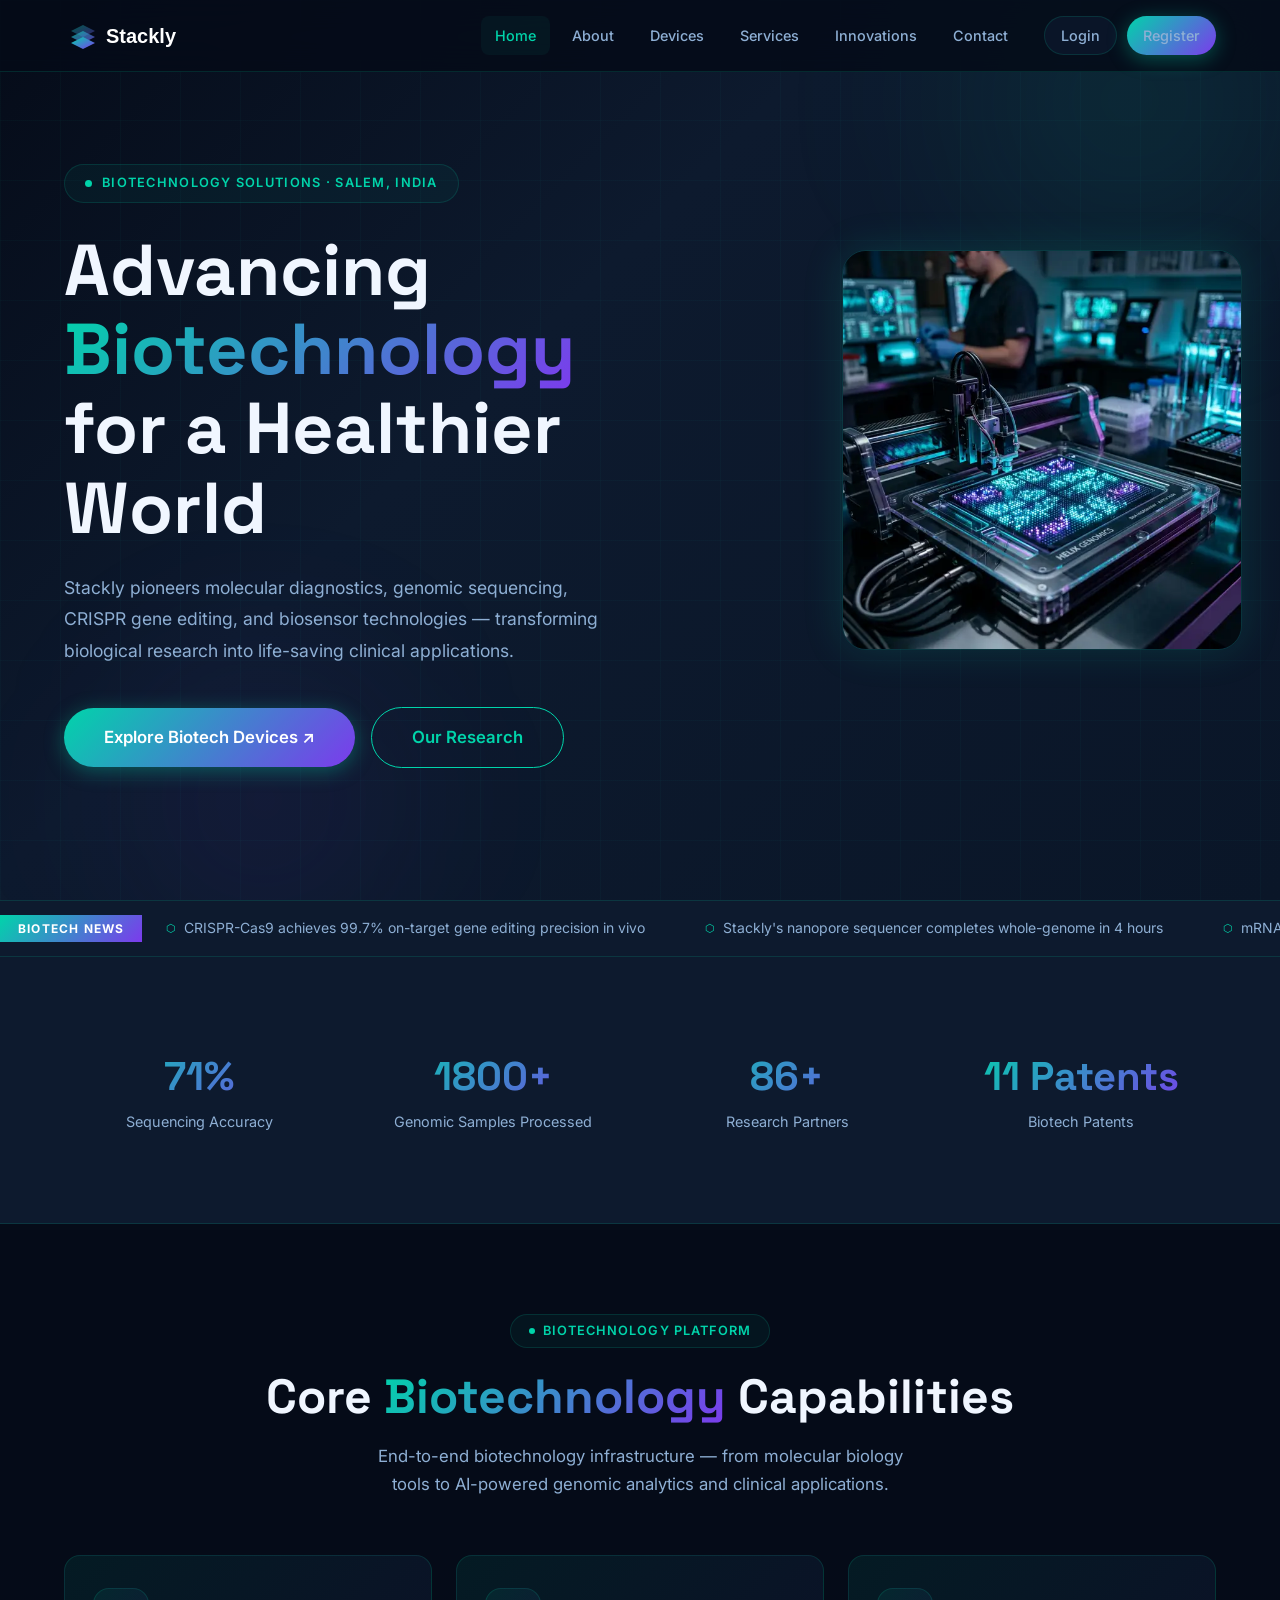
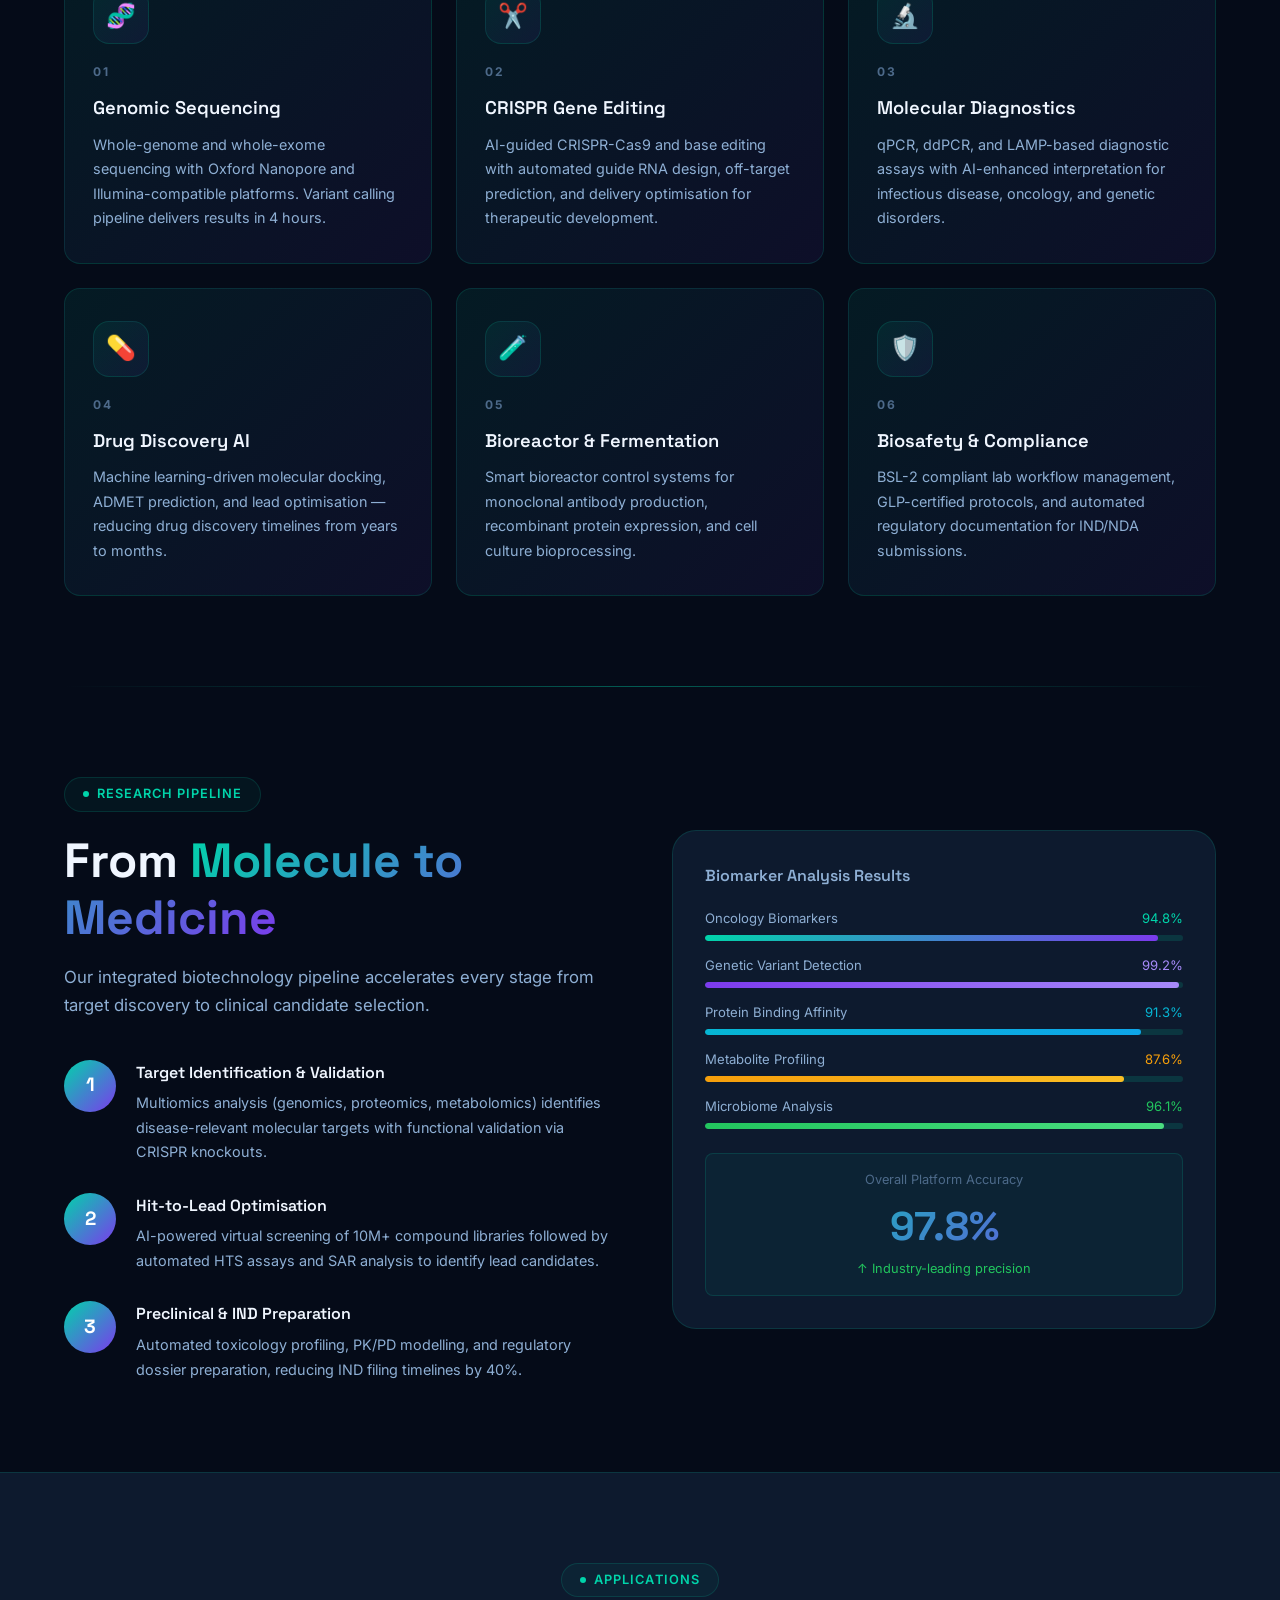
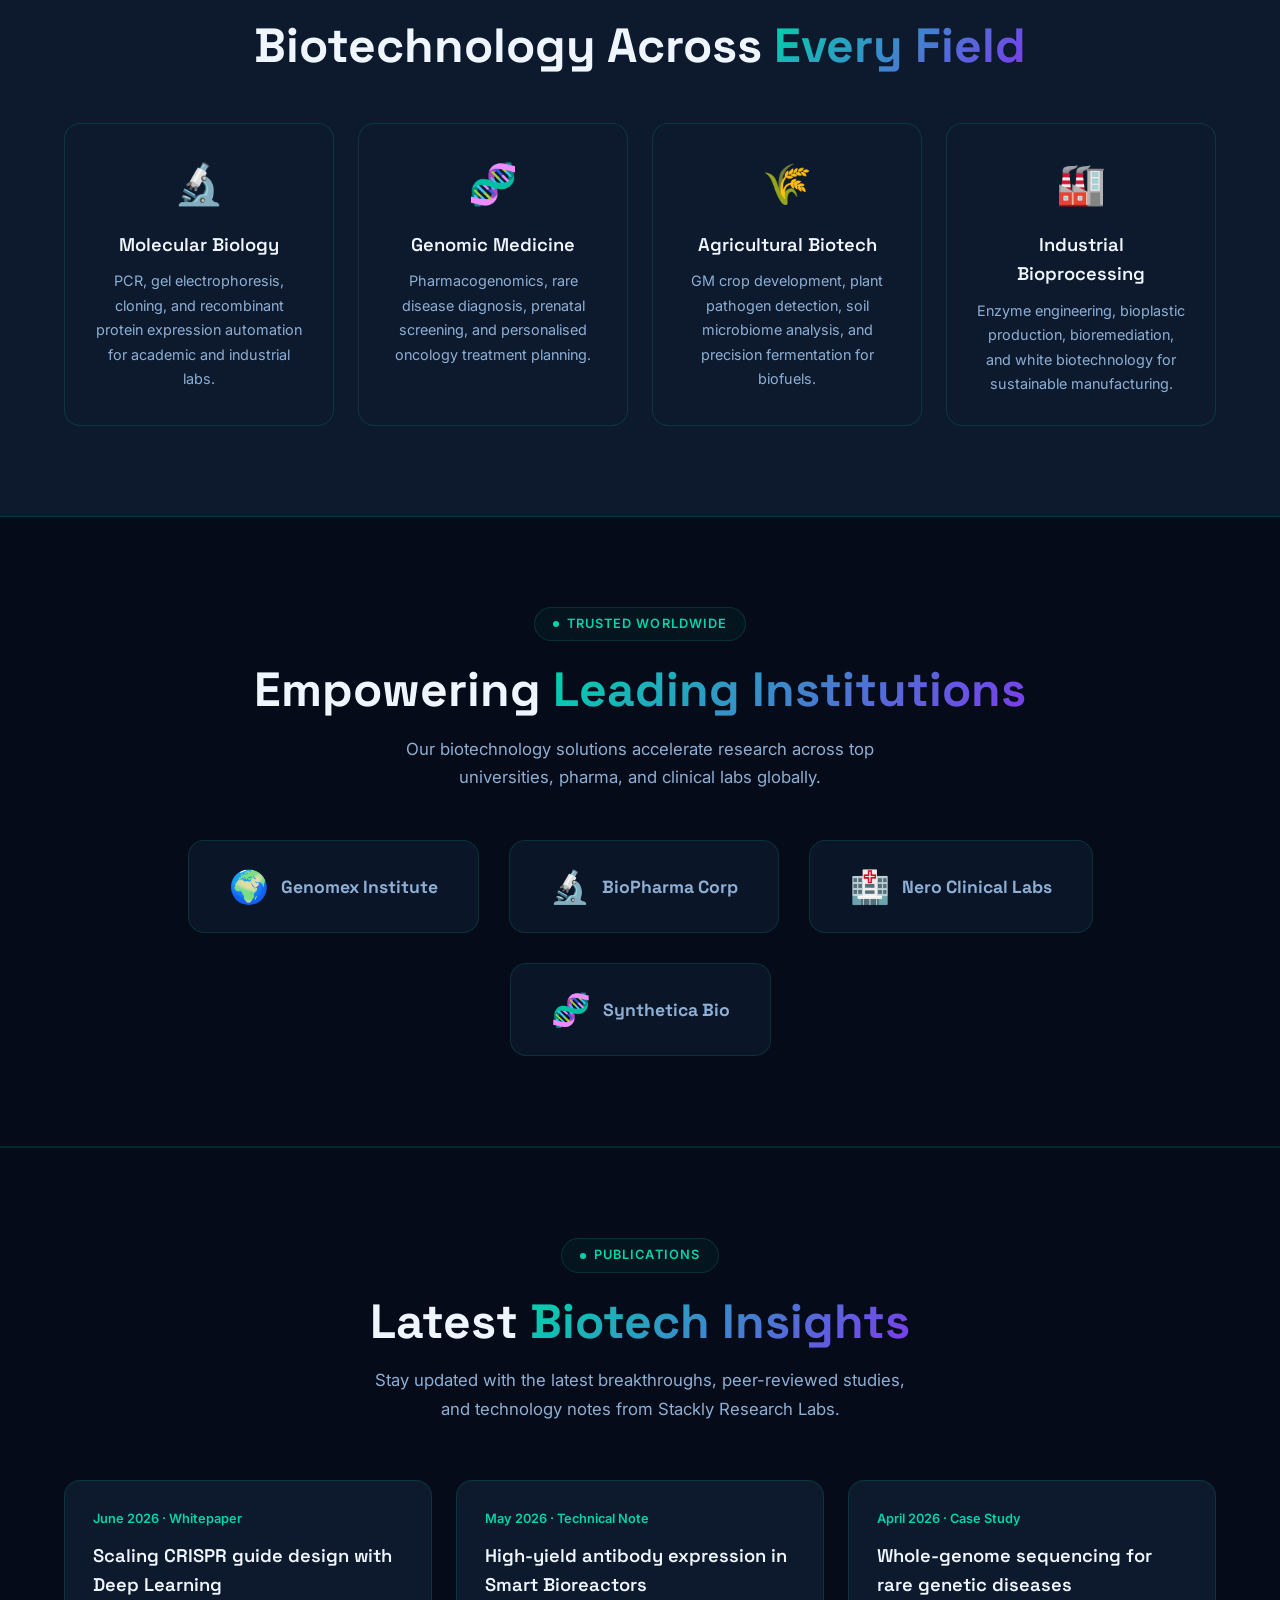
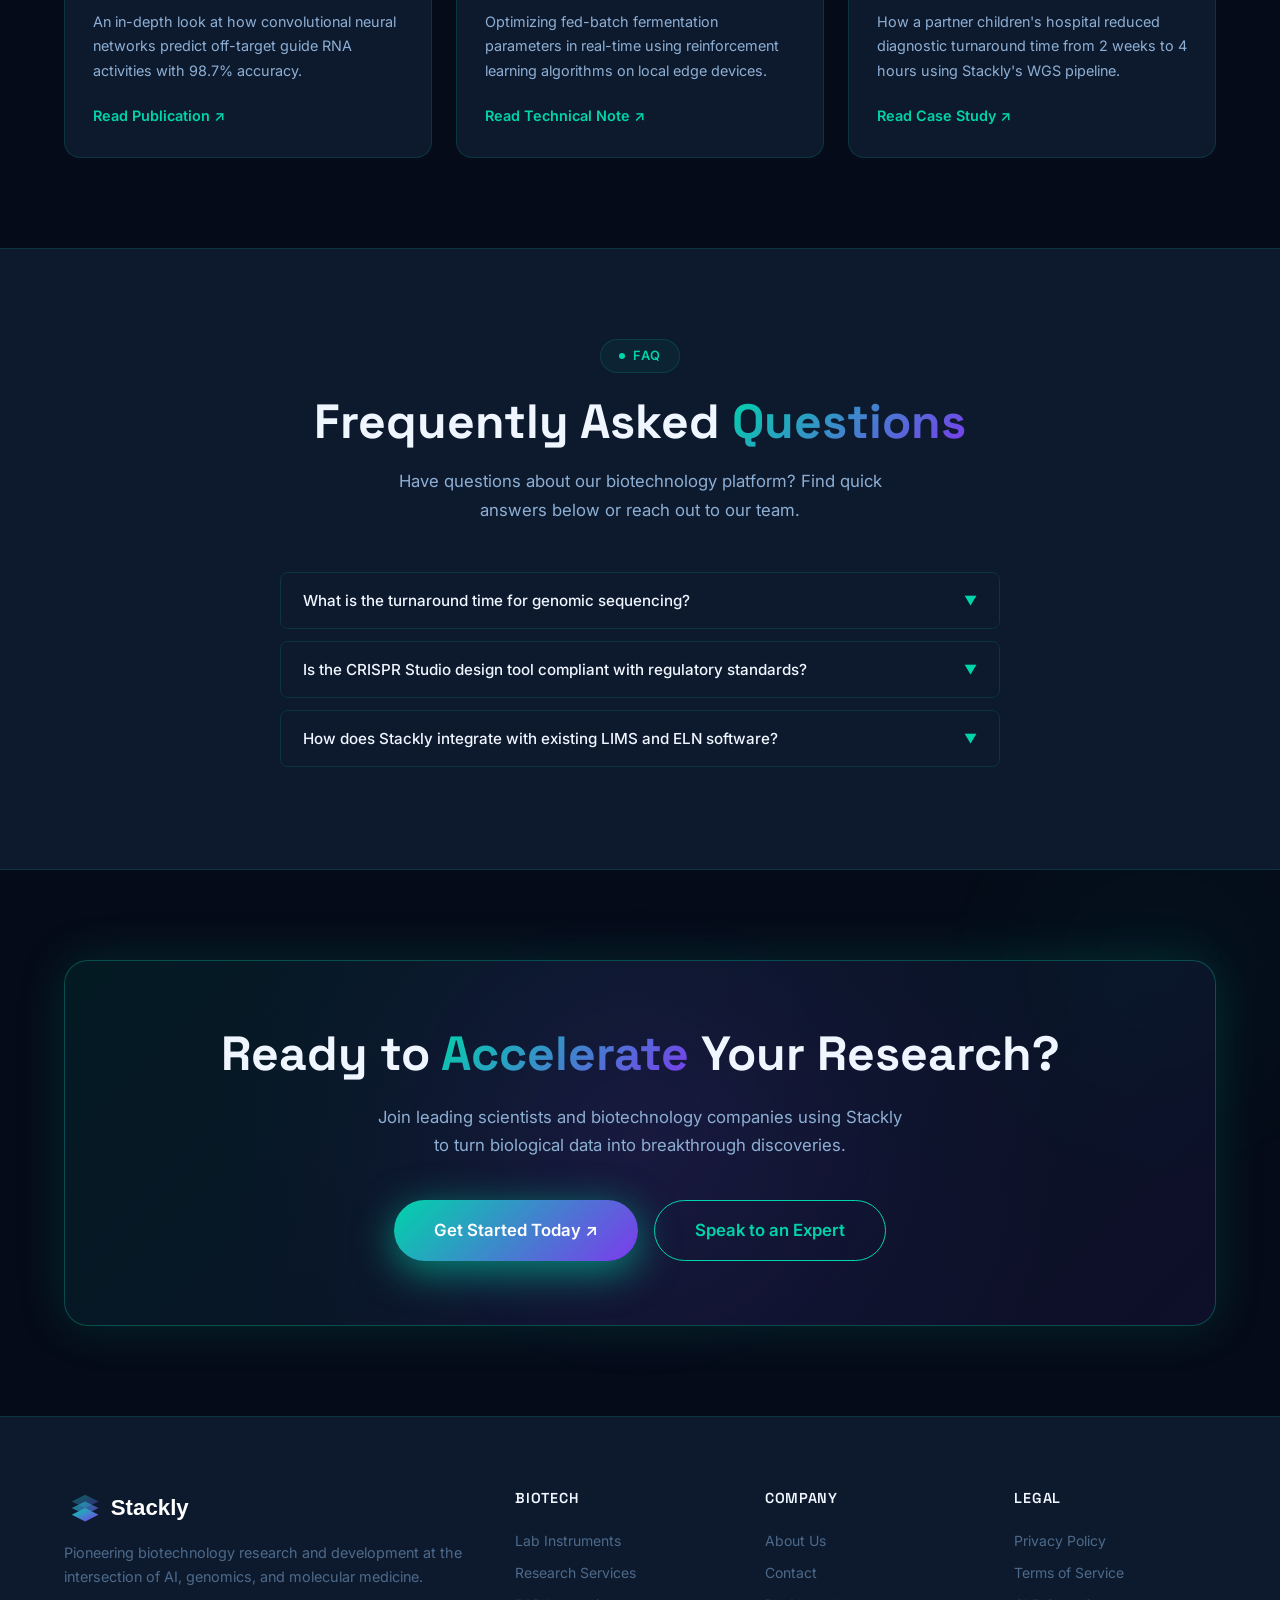
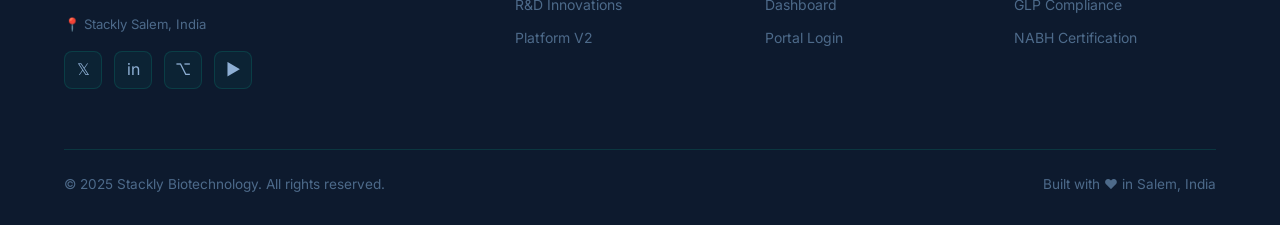
<file: index.html>
<!DOCTYPE html>
<html lang="en">
<head>
  <meta charset="UTF-8" />
  <meta name="viewport" content="width=device-width, initial-scale=1.0" />
  <title>Stackly — Biotechnology Innovation Platform</title>
  <meta name="description" content="Stackly delivers cutting-edge biotechnology solutions for molecular diagnostics, genomics, drug discovery, and clinical life sciences research." />
  <link rel="stylesheet" href="css/style.css" />
  <link rel="stylesheet" href="css/responsive.css" />
</head>
<body>

<!-- Preloader -->
<div id="preloader">
  <div class="preloader-inner">
    <img src="logo.svg" alt="Stackly Logo" class="preloader-logo" style="height:48px; width:auto; margin:0 auto;">
    <div class="preloader-bar"><div class="preloader-bar-fill"></div></div>
  </div>
</div>

<!-- Navbar -->
<nav class="navbar">
  <a href="index.html" class="navbar-brand">
    <img src="logo.svg" alt="Stackly Logo" style="height:36px; width:auto;">
  </a>
  <div class="navbar-links">
    <a href="index.html" class="active">Home</a>
    <a href="about.html">About</a>
    <a href="devices.html">Devices</a>
    <a href="services.html">Services</a>
    <a href="innovations.html">Innovations</a>
    <a href="contact.html">Contact</a>
    <!-- Access Dropdown -->
    <div style="display:flex; gap:10px; margin-left:14px;">
      <a href="login.html" class="btn btn-ghost btn-sm" style="padding:7px 16px; border-radius:var(--radius-pill);">Login</a>
      <a href="register.html" class="btn btn-primary btn-sm" style="padding:7px 16px; border-radius:var(--radius-pill);">Register</a>
    </div>
  </div>
  <button class="navbar-mobile-toggle" id="mobileToggle" aria-label="Toggle menu">
    <span></span><span></span><span></span>
  </button>
</nav>

<!-- Mobile Nav -->
<div class="navbar-mobile" id="mobileNav">
  <a href="index.html">Home</a>
  <a href="about.html">About</a>
  <a href="devices.html">Devices</a>
  <a href="services.html">Services</a>
  <a href="innovations.html">Innovations</a>
  <a href="contact.html">Contact</a>
  <div class="mobile-access-section" style="display:flex; flex-direction:column; gap:10px; padding:15px; border-top:1px solid rgba(255,255,255,0.05); margin-top:10px;">
    <a href="login.html" class="btn btn-outline" style="width:100%; justify-content:center;">Login</a>
    <a href="register.html" class="btn btn-primary" style="width:100%; justify-content:center;">Register</a>
  </div>
</div>

<!-- HERO -->
<section class="hero" id="home">
  <div class="hero-bg-grid"></div>
  <div class="hero-orb hero-orb-1"></div>
  <div class="hero-orb hero-orb-2"></div>

  <div class="hero-content">
    <div class="hero-label">
      <span class="dot"></span>
      Biotechnology Solutions · Salem, India
    </div>
    <h1 class="hero-title">
      Advancing <span class="gradient-text">Biotechnology</span><br>for a Healthier World
    </h1>
    <p class="hero-desc">
      Stackly pioneers molecular diagnostics, genomic sequencing, CRISPR gene editing, and biosensor technologies — transforming biological research into life-saving clinical applications.
    </p>
    <div class="hero-actions">
      <a href="devices.html" class="btn btn-primary btn-lg">Explore Biotech Devices ↗</a>
      <a href="about.html" class="btn btn-outline btn-lg">Our Research</a>
    </div>
  </div>

  <div class="hero-visual" style="border-radius:var(--radius-lg);overflow:hidden;box-shadow:var(--shadow-glow);border:1px solid var(--border);">
    <img src="home_hero.webp" alt="Biotech Lab Equipment" style="width:100%;height:auto;object-fit:cover;display:block;">
  </div>
</section>

<!-- TICKER -->
<div class="ticker-wrap">
  <div class="ticker-label">Biotech News</div>
  <div style="overflow:hidden;flex:1;">
    <div class="ticker-track">
      <span class="ticker-item">CRISPR-Cas9 achieves 99.7% on-target gene editing precision in vivo</span>
      <span class="ticker-item">Stackly's nanopore sequencer completes whole-genome in 4 hours</span>
      <span class="ticker-item">mRNA Lipid Nanoparticle delivery system achieves 95% transfection efficiency</span>
      <span class="ticker-item">Next-gen biosensor detects cancer biomarkers at femtomolar sensitivity</span>
      <span class="ticker-item">Synthetic biology platform engineers insulin-producing cells for T1 diabetes</span>
      <span class="ticker-item">Monoclonal antibody production yield improved 3× via AI fermentation control</span>
      <span class="ticker-item">CRISPR-Cas9 achieves 99.7% on-target gene editing precision in vivo</span>
      <span class="ticker-item">Stackly's nanopore sequencer completes whole-genome in 4 hours</span>
      <span class="ticker-item">mRNA Lipid Nanoparticle delivery system achieves 95% transfection efficiency</span>
      <span class="ticker-item">Next-gen biosensor detects cancer biomarkers at femtomolar sensitivity</span>
      <span class="ticker-item">Synthetic biology platform engineers insulin-producing cells for T1 diabetes</span>
      <span class="ticker-item">Monoclonal antibody production yield improved 3× via AI fermentation control</span>
    </div>
  </div>
</div>

<!-- STATS -->
<section class="section-sm" style="background:var(--bg-card);border-bottom:1px solid var(--border);">
  <div class="container">
    <div class="grid-4">
      <div class="stat-block reveal">
        <span class="stat-value" data-target="99" data-suffix="%">0%</span>
        <span class="stat-label">Sequencing Accuracy</span>
      </div>
      <div class="stat-block reveal reveal-delay-1">
        <span class="stat-value" data-target="2500" data-suffix="+">0+</span>
        <span class="stat-label">Genomic Samples Processed</span>
      </div>
      <div class="stat-block reveal reveal-delay-2">
        <span class="stat-value" data-target="120" data-suffix="+">0+</span>
        <span class="stat-label">Research Partners</span>
      </div>
      <div class="stat-block reveal reveal-delay-3">
        <span class="stat-value" data-target="15" data-suffix=" Patents">0</span>
        <span class="stat-label">Biotech Patents</span>
      </div>
    </div>
  </div>
</section>

<!-- FEATURES -->
<section class="section" id="features">
  <div class="container">
    <div class="text-center reveal">
      <div class="section-tag">Biotechnology Platform</div>
      <h2 class="section-title">Core <span>Biotechnology</span> Capabilities</h2>
      <p class="section-subtitle">End-to-end biotechnology infrastructure — from molecular biology tools to AI-powered genomic analytics and clinical applications.</p>
    </div>

    <div class="grid-3" style="margin-top:56px;">
      <div class="feature-card reveal">
        <div class="card-icon">🧬</div>
        <div class="feature-card-num">01</div>
        <h3 class="card-title">Genomic Sequencing</h3>
        <p class="card-text">Whole-genome and whole-exome sequencing with Oxford Nanopore and Illumina-compatible platforms. Variant calling pipeline delivers results in 4 hours.</p>
      </div>
      <div class="feature-card reveal reveal-delay-1">
        <div class="card-icon">✂️</div>
        <div class="feature-card-num">02</div>
        <h3 class="card-title">CRISPR Gene Editing</h3>
        <p class="card-text">AI-guided CRISPR-Cas9 and base editing with automated guide RNA design, off-target prediction, and delivery optimisation for therapeutic development.</p>
      </div>
      <div class="feature-card reveal reveal-delay-2">
        <div class="card-icon">🔬</div>
        <div class="feature-card-num">03</div>
        <h3 class="card-title">Molecular Diagnostics</h3>
        <p class="card-text">qPCR, ddPCR, and LAMP-based diagnostic assays with AI-enhanced interpretation for infectious disease, oncology, and genetic disorders.</p>
      </div>
      <div class="feature-card reveal reveal-delay-1">
        <div class="card-icon">💊</div>
        <div class="feature-card-num">04</div>
        <h3 class="card-title">Drug Discovery AI</h3>
        <p class="card-text">Machine learning-driven molecular docking, ADMET prediction, and lead optimisation — reducing drug discovery timelines from years to months.</p>
      </div>
      <div class="feature-card reveal reveal-delay-2">
        <div class="card-icon">🧪</div>
        <div class="feature-card-num">05</div>
        <h3 class="card-title">Bioreactor & Fermentation</h3>
        <p class="card-text">Smart bioreactor control systems for monoclonal antibody production, recombinant protein expression, and cell culture bioprocessing.</p>
      </div>
      <div class="feature-card reveal reveal-delay-3">
        <div class="card-icon">🛡️</div>
        <div class="feature-card-num">06</div>
        <h3 class="card-title">Biosafety & Compliance</h3>
        <p class="card-text">BSL-2 compliant lab workflow management, GLP-certified protocols, and automated regulatory documentation for IND/NDA submissions.</p>
      </div>
    </div>
  </div>
</section>

<div class="divider-gradient"></div>

<!-- HOW IT WORKS -->
<section class="section" id="how-it-works">
  <div class="container">
    <div class="grid-2" style="gap:64px;">
      <div class="reveal">
        <div class="section-tag">Research Pipeline</div>
        <h2 class="section-title">From <span>Molecule to Medicine</span></h2>
        <p class="section-subtitle">Our integrated biotechnology pipeline accelerates every stage from target discovery to clinical candidate selection.</p>

        <div style="margin-top:40px;display:flex;flex-direction:column;gap:28px;">
          <div style="display:flex;gap:20px;align-items:flex-start;">
            <div class="step-number">1</div>
            <div>
              <h4 style="font-family:var(--font-heading);font-size:1rem;font-weight:600;margin-bottom:6px;">Target Identification &amp; Validation</h4>
              <p style="font-size:0.9rem;color:var(--text-secondary);line-height:1.7;">Multiomics analysis (genomics, proteomics, metabolomics) identifies disease-relevant molecular targets with functional validation via CRISPR knockouts.</p>
            </div>
          </div>
          <div style="display:flex;gap:20px;align-items:flex-start;">
            <div class="step-number">2</div>
            <div>
              <h4 style="font-family:var(--font-heading);font-size:1rem;font-weight:600;margin-bottom:6px;">Hit-to-Lead Optimisation</h4>
              <p style="font-size:0.9rem;color:var(--text-secondary);line-height:1.7;">AI-powered virtual screening of 10M+ compound libraries followed by automated HTS assays and SAR analysis to identify lead candidates.</p>
            </div>
          </div>
          <div style="display:flex;gap:20px;align-items:flex-start;">
            <div class="step-number">3</div>
            <div>
              <h4 style="font-family:var(--font-heading);font-size:1rem;font-weight:600;margin-bottom:6px;">Preclinical &amp; IND Preparation</h4>
              <p style="font-size:0.9rem;color:var(--text-secondary);line-height:1.7;">Automated toxicology profiling, PK/PD modelling, and regulatory dossier preparation, reducing IND filing timelines by 40%.</p>
            </div>
          </div>
        </div>
      </div>

      <div class="reveal reveal-delay-2" style="background:var(--bg-card);border:1px solid var(--border);border-radius:var(--radius-lg);padding:32px;">
        <h4 style="font-family:var(--font-heading);font-size:1rem;font-weight:600;margin-bottom:20px;color:var(--text-secondary);">Biomarker Analysis Results</h4>
        <div style="display:flex;flex-direction:column;gap:14px;">
          <div>
            <div style="display:flex;justify-content:space-between;font-size:0.82rem;color:var(--text-secondary);margin-bottom:6px;"><span>Oncology Biomarkers</span><span style="color:var(--primary);">94.8%</span></div>
            <div style="height:6px;background:var(--border);border-radius:3px;overflow:hidden;"><div style="height:100%;width:94.8%;background:var(--gradient-primary);border-radius:3px;"></div></div>
          </div>
          <div>
            <div style="display:flex;justify-content:space-between;font-size:0.82rem;color:var(--text-secondary);margin-bottom:6px;"><span>Genetic Variant Detection</span><span style="color:var(--secondary-light);">99.2%</span></div>
            <div style="height:6px;background:var(--border);border-radius:3px;overflow:hidden;"><div style="height:100%;width:99.2%;background:linear-gradient(135deg,#7c3aed,#a78bfa);border-radius:3px;"></div></div>
          </div>
          <div>
            <div style="display:flex;justify-content:space-between;font-size:0.82rem;color:var(--text-secondary);margin-bottom:6px;"><span>Protein Binding Affinity</span><span style="color:var(--accent);">91.3%</span></div>
            <div style="height:6px;background:var(--border);border-radius:3px;overflow:hidden;"><div style="height:100%;width:91.3%;background:linear-gradient(135deg,#06b6d4,#0ea5e9);border-radius:3px;"></div></div>
          </div>
          <div>
            <div style="display:flex;justify-content:space-between;font-size:0.82rem;color:var(--text-secondary);margin-bottom:6px;"><span>Metabolite Profiling</span><span style="color:var(--accent2);">87.6%</span></div>
            <div style="height:6px;background:var(--border);border-radius:3px;overflow:hidden;"><div style="height:100%;width:87.6%;background:linear-gradient(135deg,#f59e0b,#fbbf24);border-radius:3px;"></div></div>
          </div>
          <div>
            <div style="display:flex;justify-content:space-between;font-size:0.82rem;color:var(--text-secondary);margin-bottom:6px;"><span>Microbiome Analysis</span><span style="color:#22c55e;">96.1%</span></div>
            <div style="height:6px;background:var(--border);border-radius:3px;overflow:hidden;"><div style="height:100%;width:96.1%;background:linear-gradient(135deg,#22c55e,#4ade80);border-radius:3px;"></div></div>
          </div>
        </div>
        <div style="margin-top:24px;padding:16px;background:var(--bg-glass2);border:1px solid var(--border);border-radius:var(--radius-sm);text-align:center;">
          <div style="font-size:0.8rem;color:var(--text-muted);margin-bottom:4px;">Overall Platform Accuracy</div>
          <div style="font-size:2.5rem;font-weight:800;font-family:var(--font-heading);background:var(--gradient-primary);-webkit-background-clip:text;-webkit-text-fill-color:transparent;background-clip:text;">97.8%</div>
          <div style="font-size:0.8rem;color:#22c55e;">↑ Industry-leading precision</div>
        </div>
      </div>
    </div>
  </div>
</section>

<!-- APPLICATION AREAS -->
<section class="section" style="background:var(--bg-card);border-top:1px solid var(--border);border-bottom:1px solid var(--border);">
  <div class="container">
    <div class="text-center reveal">
      <div class="section-tag">Applications</div>
      <h2 class="section-title">Biotechnology Across <span>Every Field</span></h2>
    </div>
    <div class="grid-4" style="margin-top:48px;">
      <div class="card reveal" style="text-align:center;">
        <div style="font-size:2.5rem;margin-bottom:14px;">🔬</div>
        <h3 class="card-title">Molecular Biology</h3>
        <p class="card-text">PCR, gel electrophoresis, cloning, and recombinant protein expression automation for academic and industrial labs.</p>
      </div>
      <div class="card reveal reveal-delay-1" style="text-align:center;">
        <div style="font-size:2.5rem;margin-bottom:14px;">🧬</div>
        <h3 class="card-title">Genomic Medicine</h3>
        <p class="card-text">Pharmacogenomics, rare disease diagnosis, prenatal screening, and personalised oncology treatment planning.</p>
      </div>
      <div class="card reveal reveal-delay-2" style="text-align:center;">
        <div style="font-size:2.5rem;margin-bottom:14px;">🌾</div>
        <h3 class="card-title">Agricultural Biotech</h3>
        <p class="card-text">GM crop development, plant pathogen detection, soil microbiome analysis, and precision fermentation for biofuels.</p>
      </div>
      <div class="card reveal reveal-delay-3" style="text-align:center;">
        <div style="font-size:2.5rem;margin-bottom:14px;">🏭</div>
        <h3 class="card-title">Industrial Bioprocessing</h3>
        <p class="card-text">Enzyme engineering, bioplastic production, bioremediation, and white biotechnology for sustainable manufacturing.</p>
      </div>
    </div>
  </div>
</section>

<!-- GLOBAL PARTNERS -->
<section class="section" style="background:var(--bg-dark); border-bottom:1px solid var(--border);">
  <div class="container text-center reveal">
    <div class="section-tag">Trusted Worldwide</div>
    <h2 class="section-title">Empowering <span>Leading Institutions</span></h2>
    <p class="section-subtitle">Our biotechnology solutions accelerate research across top universities, pharma, and clinical labs globally.</p>
    
    <div style="display:flex; flex-wrap:wrap; gap:30px; justify-content:center; margin-top:48px;">
      <div style="background:var(--bg-glass); border:1px solid var(--border); padding:20px 40px; border-radius:var(--radius); display:flex; align-items:center; gap:12px; transition:var(--transition);" onmouseover="this.style.transform='translateY(-5px)'; this.style.borderColor='var(--primary)'" onmouseout="this.style.transform='translateY(0)'; this.style.borderColor='var(--border)'">
        <span style="font-size:2rem;">🌍</span>
        <span style="font-family:var(--font-heading); font-weight:700; font-size:1.1rem; color:var(--text-secondary);">Genomex Institute</span>
      </div>
      <div style="background:var(--bg-glass); border:1px solid var(--border); padding:20px 40px; border-radius:var(--radius); display:flex; align-items:center; gap:12px; transition:var(--transition);" onmouseover="this.style.transform='translateY(-5px)'; this.style.borderColor='var(--primary)'" onmouseout="this.style.transform='translateY(0)'; this.style.borderColor='var(--border)'">
        <span style="font-size:2rem;">🔬</span>
        <span style="font-family:var(--font-heading); font-weight:700; font-size:1.1rem; color:var(--text-secondary);">BioPharma Corp</span>
      </div>
      <div style="background:var(--bg-glass); border:1px solid var(--border); padding:20px 40px; border-radius:var(--radius); display:flex; align-items:center; gap:12px; transition:var(--transition);" onmouseover="this.style.transform='translateY(-5px)'; this.style.borderColor='var(--primary)'" onmouseout="this.style.transform='translateY(0)'; this.style.borderColor='var(--border)'">
        <span style="font-size:2rem;">🏥</span>
        <span style="font-family:var(--font-heading); font-weight:700; font-size:1.1rem; color:var(--text-secondary);">Nero Clinical Labs</span>
      </div>
      <div style="background:var(--bg-glass); border:1px solid var(--border); padding:20px 40px; border-radius:var(--radius); display:flex; align-items:center; gap:12px; transition:var(--transition);" onmouseover="this.style.transform='translateY(-5px)'; this.style.borderColor='var(--primary)'" onmouseout="this.style.transform='translateY(0)'; this.style.borderColor='var(--border)'">
        <span style="font-size:2rem;">🧬</span>
        <span style="font-family:var(--font-heading); font-weight:700; font-size:1.1rem; color:var(--text-secondary);">Synthetica Bio</span>
      </div>
    </div>
  </div>
</section>

<!-- LATEST RESEARCH & INSIGHTS -->
<section class="section" id="research-insights" style="background:var(--bg-dark); border-top:1px solid var(--border);">
  <div class="container">
    <div class="text-center reveal">
      <div class="section-tag">Publications</div>
      <h2 class="section-title">Latest <span>Biotech Insights</span></h2>
      <p class="section-subtitle">Stay updated with the latest breakthroughs, peer-reviewed studies, and technology notes from Stackly Research Labs.</p>
    </div>
    
    <div class="grid-3" style="margin-top:56px;">
      <div class="card reveal">
        <div style="font-size:0.8rem; color:var(--primary); margin-bottom:12px; font-weight:600;">June 2026 · Whitepaper</div>
        <h3 class="card-title">Scaling CRISPR guide design with Deep Learning</h3>
        <p class="card-text" style="margin-bottom:20px;">An in-depth look at how convolutional neural networks predict off-target guide RNA activities with 98.7% accuracy.</p>
        <a href="innovations.html" style="color:var(--primary); font-size:0.9rem; font-weight:600; display:inline-flex; align-items:center; gap:6px;">Read Publication ↗</a>
      </div>
      <div class="card reveal reveal-delay-1">
        <div style="font-size:0.8rem; color:var(--primary); margin-bottom:12px; font-weight:600;">May 2026 · Technical Note</div>
        <h3 class="card-title">High-yield antibody expression in Smart Bioreactors</h3>
        <p class="card-text" style="margin-bottom:20px;">Optimizing fed-batch fermentation parameters in real-time using reinforcement learning algorithms on local edge devices.</p>
        <a href="innovations.html" style="color:var(--primary); font-size:0.9rem; font-weight:600; display:inline-flex; align-items:center; gap:6px;">Read Technical Note ↗</a>
      </div>
      <div class="card reveal reveal-delay-2">
        <div style="font-size:0.8rem; color:var(--primary); margin-bottom:12px; font-weight:600;">April 2026 · Case Study</div>
        <h3 class="card-title">Whole-genome sequencing for rare genetic diseases</h3>
        <p class="card-text" style="margin-bottom:20px;">How a partner children's hospital reduced diagnostic turnaround time from 2 weeks to 4 hours using Stackly's WGS pipeline.</p>
        <a href="innovations.html" style="color:var(--primary); font-size:0.9rem; font-weight:600; display:inline-flex; align-items:center; gap:6px;">Read Case Study ↗</a>
      </div>
    </div>
  </div>
</section>

<!-- FAQ SECTION -->
<section class="section" id="faq-section" style="background:var(--bg-card); border-top:1px solid var(--border); border-bottom:1px solid var(--border);">
  <div class="container">
    <div class="text-center reveal">
      <div class="section-tag">FAQ</div>
      <h2 class="section-title">Frequently Asked <span>Questions</span></h2>
      <p class="section-subtitle">Have questions about our biotechnology platform? Find quick answers below or reach out to our team.</p>
    </div>
    
    <div style="max-width:720px; margin:48px auto 0;">
      <div class="accordion-item reveal">
        <button class="accordion-header">What is the turnaround time for genomic sequencing? <span class="chevron">▼</span></button>
        <div class="accordion-body">Stackly's automated variant calling and analysis pipeline delivers a complete whole-genome or exome report in under 4 hours from FASTQ upload, compared to standard 2-3 days pipelines.</div>
      </div>
      <div class="accordion-item reveal reveal-delay-1">
        <button class="accordion-header">Is the CRISPR Studio design tool compliant with regulatory standards? <span class="chevron">▼</span></button>
        <div class="accordion-body">Yes. Our CRISPR guide RNA design algorithms are fully documented and meet GLP (Good Laboratory Practice) guidelines. We generate automated audit-ready reports for FDA IND submissions.</div>
      </div>
      <div class="accordion-item reveal reveal-delay-2">
        <button class="accordion-header">How does Stackly integrate with existing LIMS and ELN software? <span class="chevron">▼</span></button>
        <div class="accordion-body">We provide standard REST APIs and webhook integrations that allow Stackly to connect directly with popular Laboratory Information Management Systems (LIMS) and Electronic Lab Notebooks (ELN) natively.</div>
      </div>
    </div>
  </div>
</section>

<!-- CTA SECTION -->
<section class="section" style="position:relative; overflow:hidden;">
  <div class="hero-orb hero-orb-2" style="top:50%; left:50%; transform:translate(-50%, -50%); opacity:0.6; pointer-events:none;"></div>
  <div class="hero-orb hero-orb-1" style="bottom:-20%; right:-10%; transform:scale(0.8); opacity:0.4; pointer-events:none;"></div>
  <div class="container reveal" style="position:relative; z-index:2;">
    <div style="background:var(--gradient-card); border:1px solid rgba(0,212,170,0.3); border-radius:var(--radius-lg); padding:64px 40px; text-align:center; box-shadow:0 0 50px rgba(0,212,170,0.15); position:relative; overflow:hidden;">
      <div style="position:absolute; inset:0; background:radial-gradient(circle at center, rgba(124,58,237,0.1) 0%, transparent 70%); pointer-events:none;"></div>
      <h2 class="section-title" style="position:relative; z-index:3;">Ready to <span>Accelerate</span> Your Research?</h2>
      <p class="section-subtitle" style="margin:20px auto 40px; position:relative; z-index:3;">Join leading scientists and biotechnology companies using Stackly to turn biological data into breakthrough discoveries.</p>
      <div style="display:flex; gap:16px; justify-content:center; flex-wrap:wrap; position:relative; z-index:3;">
        <a href="register.html" class="btn btn-primary btn-lg" style="box-shadow: 0 10px 40px rgba(0,212,170,0.6);">Get Started Today ↗</a>
        <a href="contact.html" class="btn btn-outline btn-lg">Speak to an Expert</a>
      </div>
    </div>
  </div>
</section>

<!-- FOOTER -->
<footer>
  <div class="container-wide">
    <div class="footer-grid">
      <div>
        <img src="logo.svg" alt="Stackly" class="footer-brand" style="height:40px; width:auto; margin-bottom:14px;">
        <p class="footer-desc">Pioneering biotechnology research and development at the intersection of AI, genomics, and molecular medicine.</p>
        <p style="font-size:0.82rem;color:var(--text-muted);margin-bottom:16px;">📍 Stackly Salem, India</p>
        <div class="footer-socials">
          <a href="404.html" class="footer-social-btn" title="Twitter">𝕏</a>
          <a href="404.html" class="footer-social-btn" title="LinkedIn">in</a>
          <a href="404.html" class="footer-social-btn" title="GitHub">⌥</a>
          <a href="404.html" class="footer-social-btn" title="YouTube">▶</a>
        </div>
      </div>
      <div>
        <div class="footer-col-title">Biotech</div>
        <div class="footer-links">
          <a href="devices.html">Lab Instruments</a>
          <a href="services.html">Research Services</a>
          <a href="innovations.html">R&amp;D Innovations</a>
          <a href="home2.html">Platform V2</a>
        </div>
      </div>
      <div>
        <div class="footer-col-title">Company</div>
        <div class="footer-links">
          <a href="about.html">About Us</a>
          <a href="contact.html">Contact</a>
          <a href="dashboard.html">Dashboard</a>
          <a href="login.html">Portal Login</a>
        </div>
      </div>
      <div>
        <div class="footer-col-title">Legal</div>
        <div class="footer-links">
          <a href="404.html">Privacy Policy</a>
          <a href="404.html">Terms of Service</a>
          <a href="404.html">GLP Compliance</a>
          <a href="404.html">NABH Certification</a>
        </div>
      </div>
    </div>
    <div class="footer-bottom">
      <span>© 2025 Stackly Biotechnology. All rights reserved.</span>
      <span>Built with ♥ in Salem, India</span>
    </div>
  </div>
</footer>

<button id="scrollTop" aria-label="Scroll to top">↑</button>
<script src="js/main.js"></script>
<script>
  // Dropdown toggle on click for touch devices
  const dropdownTrigger = document.getElementById('dropdownTrigger');
  const navDropdown = document.getElementById('navDropdown');
  if (dropdownTrigger) {
    dropdownTrigger.addEventListener('click', (e) => {
      e.stopPropagation();
      navDropdown.classList.toggle('open');
    });
    document.addEventListener('click', () => navDropdown.classList.remove('open'));
  }
</script>
</body>
</html>
</file>
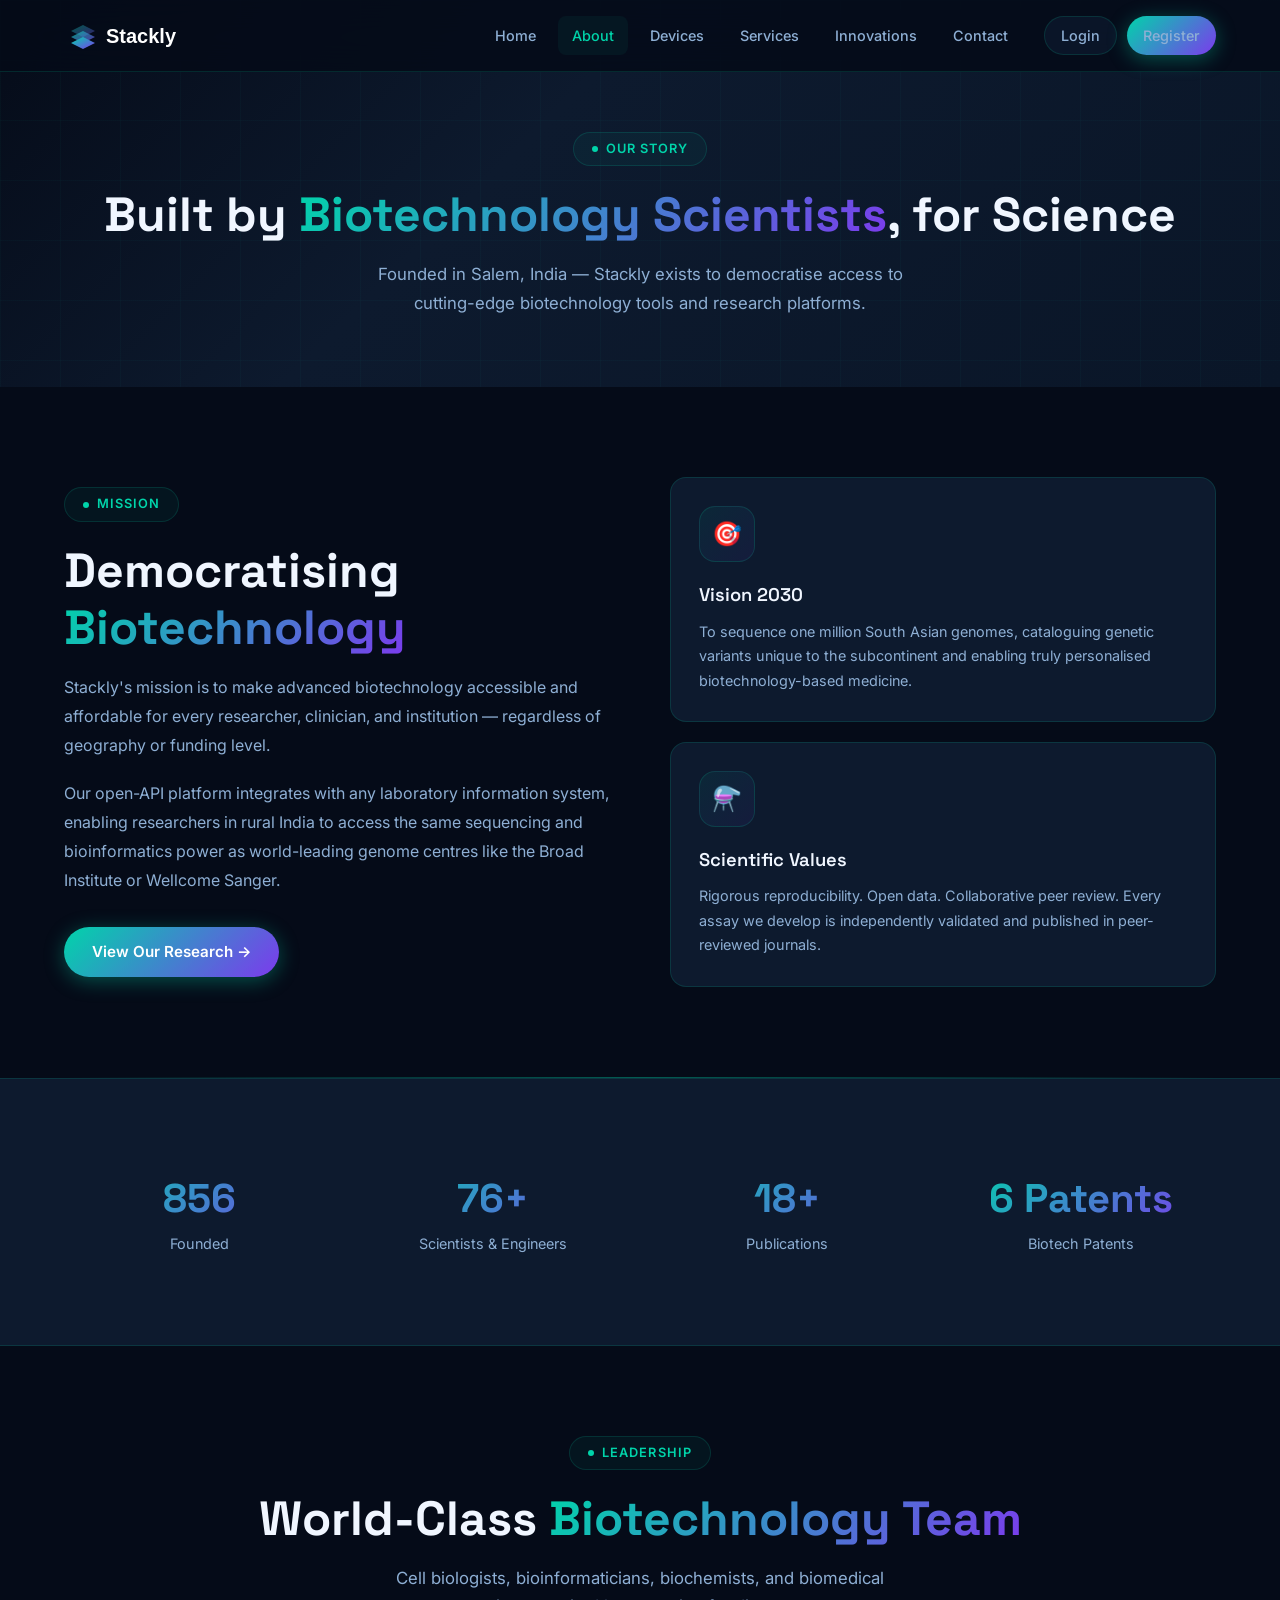
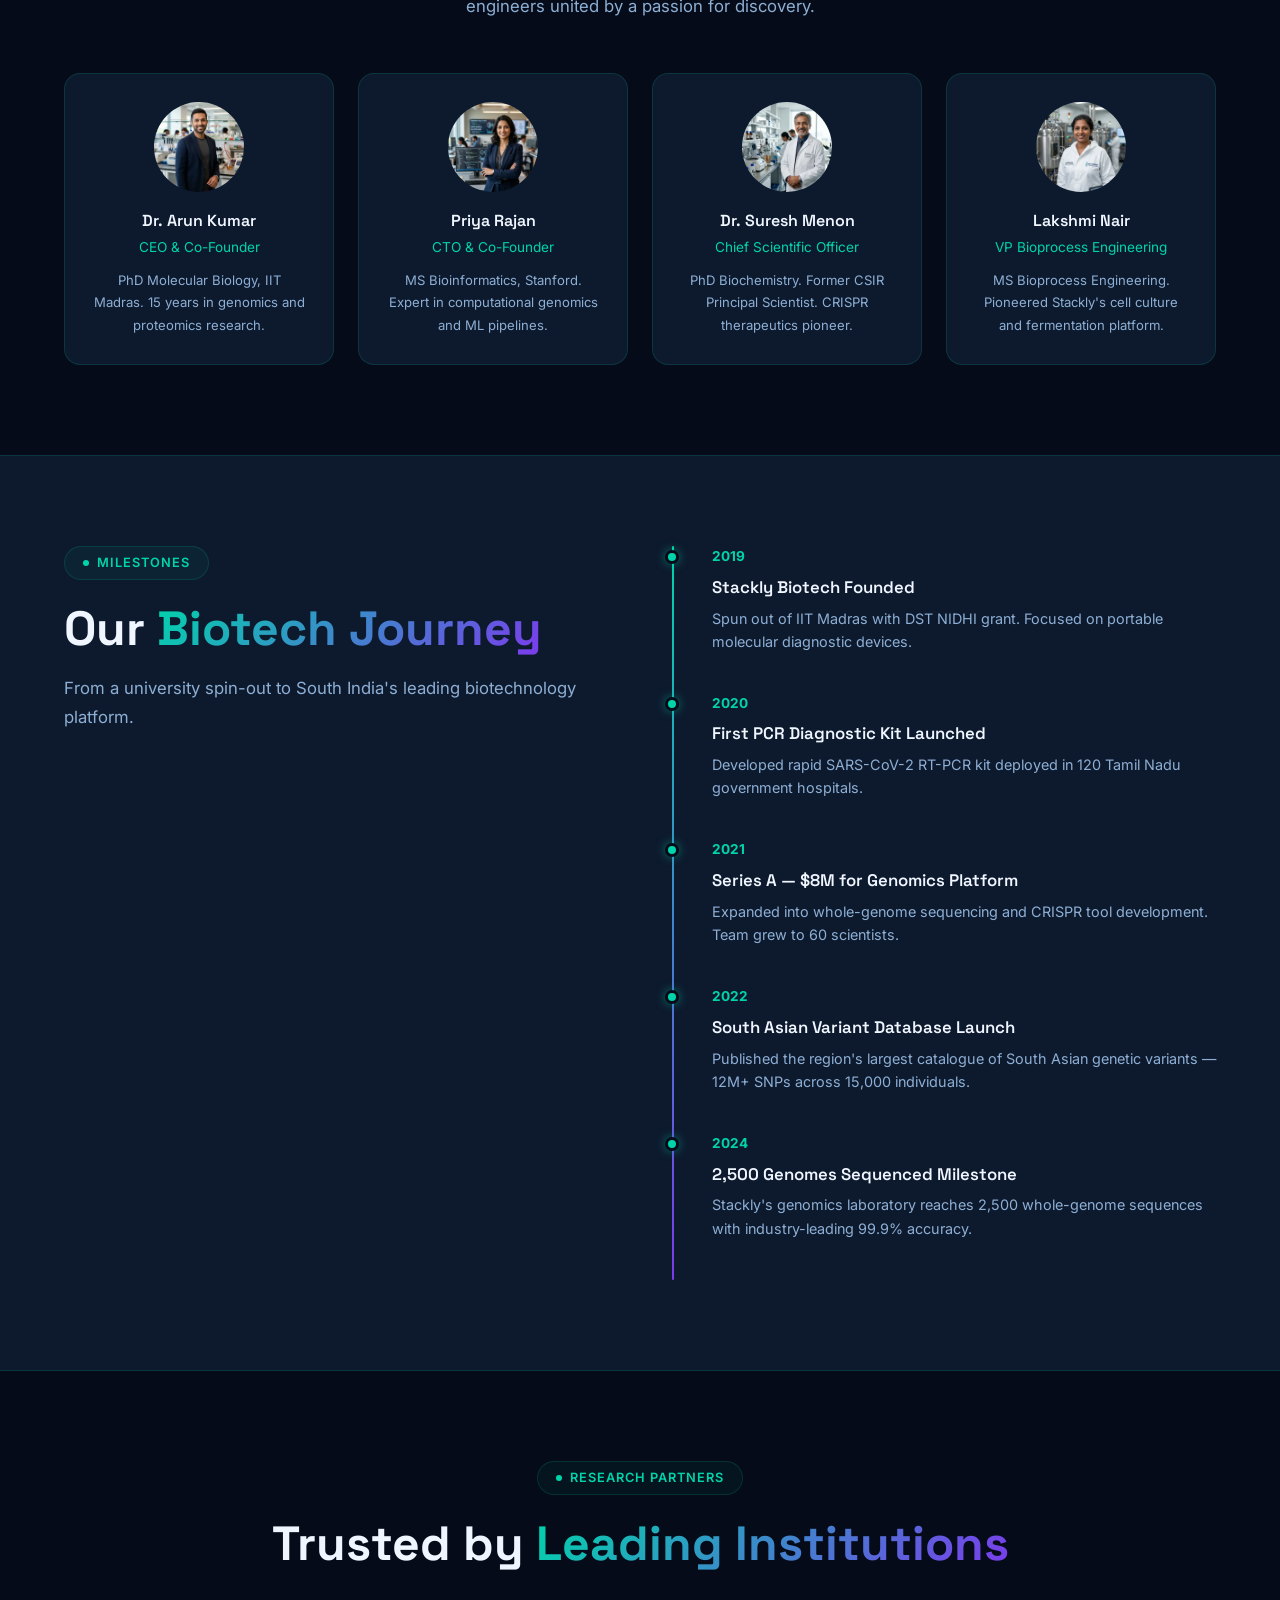
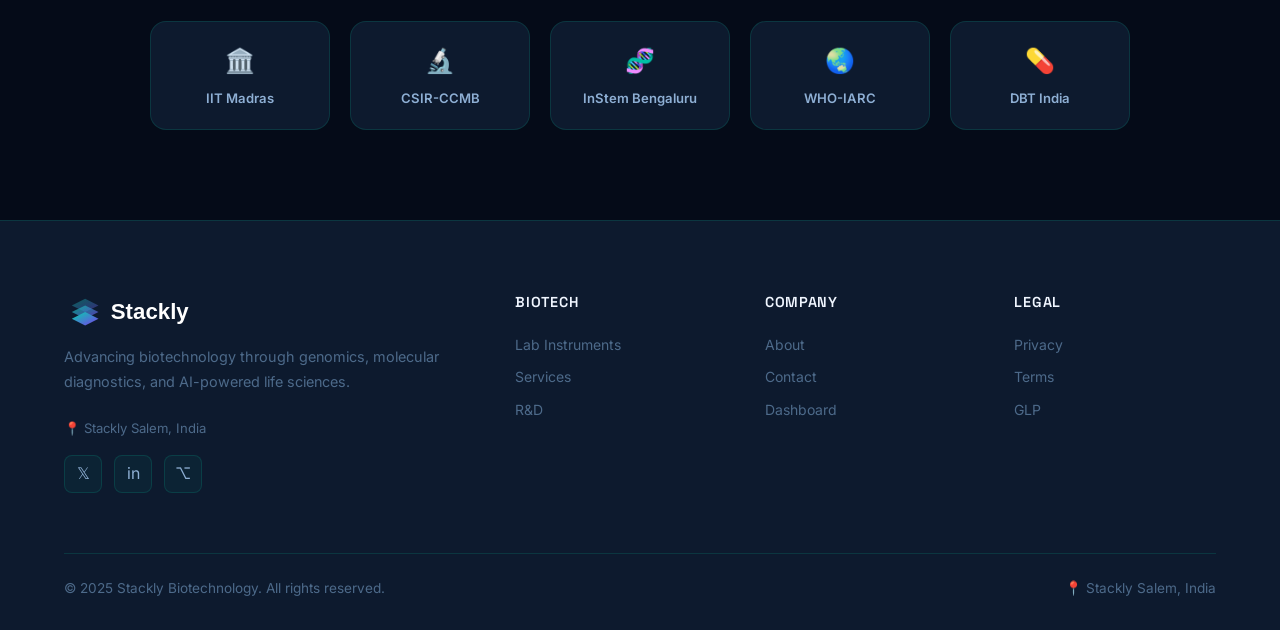
<file: about.html>
<!DOCTYPE html>
<html lang="en">
<head>
  <meta charset="UTF-8" /><meta name="viewport" content="width=device-width, initial-scale=1.0" />
  <title>About — Stackly Biotechnology</title>
  <meta name="description" content="Learn about Stackly's mission to advance biotechnology research through genomics, molecular diagnostics, and AI-powered life sciences solutions." />
  <link rel="stylesheet" href="css/style.css" /><link rel="stylesheet" href="css/responsive.css" />
</head>
<body>
<div id="preloader"><div class="preloader-inner"><img src="logo.svg" alt="Stackly Logo" class="preloader-logo" style="height:48px; width:auto; margin:0 auto;"><div class="preloader-bar"><div class="preloader-bar-fill"></div></div></div></div>

<nav class="navbar">
  <a href="index.html" class="navbar-brand"><img src="logo.svg" alt="Stackly Logo" style="height:36px; width:auto;"></a>
  <div class="navbar-links">
    <a href="index.html">Home</a><a href="about.html" class="active">About</a>
    <a href="devices.html">Devices</a><a href="services.html">Services</a>
    <a href="innovations.html">Innovations</a><a href="contact.html">Contact</a>
    <div style="display:flex; gap:10px; margin-left:14px;">
      <a href="login.html" class="btn btn-ghost btn-sm" style="padding:7px 16px; border-radius:var(--radius-pill);">Login</a>
      <a href="register.html" class="btn btn-primary btn-sm" style="padding:7px 16px; border-radius:var(--radius-pill);">Register</a>
    </div>
  </div>
  <button class="navbar-mobile-toggle" id="mobileToggle"><span></span><span></span><span></span></button>
</nav>
<div class="navbar-mobile" id="mobileNav">
  <a href="index.html">Home</a><a href="about.html">About</a><a href="devices.html">Devices</a>
  <a href="services.html">Services</a><a href="innovations.html">Innovations</a><a href="contact.html">Contact</a>
  <div class="mobile-access-section" style="display:flex; flex-direction:column; gap:10px; padding:15px; border-top:1px solid rgba(255,255,255,0.05); margin-top:10px;">
    <a href="login.html" class="btn btn-outline" style="width:100%; justify-content:center;">Login</a>
    <a href="register.html" class="btn btn-primary" style="width:100%; justify-content:center;">Register</a>
  </div>
</div>

<section class="page-hero">
  <div class="page-hero-content">
    <div class="section-tag" style="margin:0 auto 20px;">Our Story</div>
    <h1 class="section-title">Built by <span>Biotechnology Scientists</span>, for Science</h1>
    <p class="section-subtitle" style="margin:0 auto;">Founded in Salem, India — Stackly exists to democratise access to cutting-edge biotechnology tools and research platforms.</p>
  </div>
</section>

<!-- MISSION / VISION -->
<section class="section">
  <div class="container">
    <div class="grid-2" style="gap:60px;">
      <div class="reveal">
        <div class="section-tag">Mission</div>
        <h2 class="section-title">Democratising <span>Biotechnology</span></h2>
        <p style="color:var(--text-secondary);line-height:1.8;margin-bottom:20px;">
          Stackly's mission is to make advanced biotechnology accessible and affordable for every researcher, clinician, and institution — regardless of geography or funding level.
        </p>
        <p style="color:var(--text-secondary);line-height:1.8;margin-bottom:32px;">
          Our open-API platform integrates with any laboratory information system, enabling researchers in rural India to access the same sequencing and bioinformatics power as world-leading genome centres like the Broad Institute or Wellcome Sanger.
        </p>
        <a href="innovations.html" class="btn btn-primary">View Our Research →</a>
      </div>
      <div class="reveal reveal-delay-2">
        <div class="card" style="margin-bottom:20px;">
          <div class="card-icon">🎯</div>
          <h3 class="card-title">Vision 2030</h3>
          <p class="card-text">To sequence one million South Asian genomes, cataloguing genetic variants unique to the subcontinent and enabling truly personalised biotechnology-based medicine.</p>
        </div>
        <div class="card">
          <div class="card-icon">⚗️</div>
          <h3 class="card-title">Scientific Values</h3>
          <p class="card-text">Rigorous reproducibility. Open data. Collaborative peer review. Every assay we develop is independently validated and published in peer-reviewed journals.</p>
        </div>
      </div>
    </div>
  </div>
</section>

<div class="divider-gradient"></div>

<!-- STATS -->
<section class="section-sm" style="background:var(--bg-card);border-top:1px solid var(--border);border-bottom:1px solid var(--border);">
  <div class="container">
    <div class="grid-4">
      <div class="stat-block reveal"><span class="stat-value" data-target="2019">0</span><span class="stat-label">Founded</span></div>
      <div class="stat-block reveal reveal-delay-1"><span class="stat-value" data-target="180" data-suffix="+">0+</span><span class="stat-label">Scientists &amp; Engineers</span></div>
      <div class="stat-block reveal reveal-delay-2"><span class="stat-value" data-target="42" data-suffix="+">0+</span><span class="stat-label">Publications</span></div>
      <div class="stat-block reveal reveal-delay-3"><span class="stat-value" data-target="15" data-suffix=" Patents">0</span><span class="stat-label">Biotech Patents</span></div>
    </div>
  </div>
</section>

<!-- TEAM -->
<section class="section">
  <div class="container">
    <div class="text-center reveal">
      <div class="section-tag">Leadership</div>
      <h2 class="section-title">World-Class <span>Biotechnology Team</span></h2>
      <p class="section-subtitle">Cell biologists, bioinformaticians, biochemists, and biomedical engineers united by a passion for discovery.</p>
    </div>
    <div class="grid-4" style="margin-top:52px;">
      <div class="card team-card reveal">
        <img src="team_1.webp" class="team-avatar" alt="Dr. Arun Kumar" style="object-fit:cover; border:none; padding:0; background:none;">
        <div class="team-name">Dr. Arun Kumar</div>
        <div class="team-role">CEO &amp; Co-Founder</div>
        <p class="card-text" style="margin-top:10px;font-size:0.82rem;">PhD Molecular Biology, IIT Madras. 15 years in genomics and proteomics research.</p>
      </div>
      <div class="card team-card reveal reveal-delay-1">
        <img src="team_2.webp" class="team-avatar" alt="Priya Rajan" style="object-fit:cover; border:none; padding:0; background:none;">
        <div class="team-name">Priya Rajan</div>
        <div class="team-role">CTO &amp; Co-Founder</div>
        <p class="card-text" style="margin-top:10px;font-size:0.82rem;">MS Bioinformatics, Stanford. Expert in computational genomics and ML pipelines.</p>
      </div>
      <div class="card team-card reveal reveal-delay-2">
        <img src="team_3.webp" class="team-avatar" alt="Dr. Suresh Menon" style="object-fit:cover; border:none; padding:0; background:none;">
        <div class="team-name">Dr. Suresh Menon</div>
        <div class="team-role">Chief Scientific Officer</div>
        <p class="card-text" style="margin-top:10px;font-size:0.82rem;">PhD Biochemistry. Former CSIR Principal Scientist. CRISPR therapeutics pioneer.</p>
      </div>
      <div class="card team-card reveal reveal-delay-3">
        <img src="team_4.webp" class="team-avatar" alt="Lakshmi Nair" style="object-fit:cover; border:none; padding:0; background:none;">
        <div class="team-name">Lakshmi Nair</div>
        <div class="team-role">VP Bioprocess Engineering</div>
        <p class="card-text" style="margin-top:10px;font-size:0.82rem;">MS Bioprocess Engineering. Pioneered Stackly's cell culture and fermentation platform.</p>
      </div>
    </div>
  </div>
</section>

<!-- TIMELINE -->
<section class="section" style="background:var(--bg-card);border-top:1px solid var(--border);border-bottom:1px solid var(--border);">
  <div class="container">
    <div class="grid-2" style="gap:64px;align-items:flex-start;">
      <div class="reveal">
        <div class="section-tag">Milestones</div>
        <h2 class="section-title">Our <span>Biotech Journey</span></h2>
        <p class="section-subtitle">From a university spin-out to South India's leading biotechnology platform.</p>
      </div>
      <div class="timeline reveal reveal-delay-1">
        <div class="timeline-item">
          <div class="timeline-year">2019</div>
          <div class="timeline-title">Stackly Biotech Founded</div>
          <div class="timeline-text">Spun out of IIT Madras with DST NIDHI grant. Focused on portable molecular diagnostic devices.</div>
        </div>
        <div class="timeline-item">
          <div class="timeline-year">2020</div>
          <div class="timeline-title">First PCR Diagnostic Kit Launched</div>
          <div class="timeline-text">Developed rapid SARS-CoV-2 RT-PCR kit deployed in 120 Tamil Nadu government hospitals.</div>
        </div>
        <div class="timeline-item">
          <div class="timeline-year">2021</div>
          <div class="timeline-title">Series A — $8M for Genomics Platform</div>
          <div class="timeline-text">Expanded into whole-genome sequencing and CRISPR tool development. Team grew to 60 scientists.</div>
        </div>
        <div class="timeline-item">
          <div class="timeline-year">2022</div>
          <div class="timeline-title">South Asian Variant Database Launch</div>
          <div class="timeline-text">Published the region's largest catalogue of South Asian genetic variants — 12M+ SNPs across 15,000 individuals.</div>
        </div>
        <div class="timeline-item">
          <div class="timeline-year">2024</div>
          <div class="timeline-title">2,500 Genomes Sequenced Milestone</div>
          <div class="timeline-text">Stackly's genomics laboratory reaches 2,500 whole-genome sequences with industry-leading 99.9% accuracy.</div>
        </div>
      </div>
    </div>
  </div>
</section>

<!-- PARTNERS -->
<section class="section">
  <div class="container text-center">
    <div class="reveal">
      <div class="section-tag">Research Partners</div>
      <h2 class="section-title">Trusted by <span>Leading Institutions</span></h2>
    </div>
    <div style="display:flex;flex-wrap:wrap;justify-content:center;gap:20px;margin-top:48px;">
      <div class="card reveal" style="flex:1;min-width:140px;max-width:180px;text-align:center;padding:20px;"><div style="font-size:1.5rem;margin-bottom:8px;">🏛️</div><div style="font-size:0.82rem;font-weight:600;color:var(--text-secondary);">IIT Madras</div></div>
      <div class="card reveal reveal-delay-1" style="flex:1;min-width:140px;max-width:180px;text-align:center;padding:20px;"><div style="font-size:1.5rem;margin-bottom:8px;">🔬</div><div style="font-size:0.82rem;font-weight:600;color:var(--text-secondary);">CSIR-CCMB</div></div>
      <div class="card reveal reveal-delay-2" style="flex:1;min-width:140px;max-width:180px;text-align:center;padding:20px;"><div style="font-size:1.5rem;margin-bottom:8px;">🧬</div><div style="font-size:0.82rem;font-weight:600;color:var(--text-secondary);">InStem Bengaluru</div></div>
      <div class="card reveal reveal-delay-3" style="flex:1;min-width:140px;max-width:180px;text-align:center;padding:20px;"><div style="font-size:1.5rem;margin-bottom:8px;">🌏</div><div style="font-size:0.82rem;font-weight:600;color:var(--text-secondary);">WHO-IARC</div></div>
      <div class="card reveal reveal-delay-1" style="flex:1;min-width:140px;max-width:180px;text-align:center;padding:20px;"><div style="font-size:1.5rem;margin-bottom:8px;">💊</div><div style="font-size:0.82rem;font-weight:600;color:var(--text-secondary);">DBT India</div></div>
    </div>
  </div>
</section>



<footer><div class="container-wide">
  <div class="footer-grid">
    <div><img src="logo.svg" alt="Stackly" class="footer-brand" style="height:40px; width:auto; margin-bottom:14px;"><p class="footer-desc">Advancing biotechnology through genomics, molecular diagnostics, and AI-powered life sciences.</p><p style="font-size:.82rem;color:var(--text-muted);margin-bottom:16px;">📍 Stackly Salem, India</p><div class="footer-socials"><a href="404.html" class="footer-social-btn">𝕏</a><a href="404.html" class="footer-social-btn">in</a><a href="404.html" class="footer-social-btn">⌥</a></div></div>
    <div><div class="footer-col-title">Biotech</div><div class="footer-links"><a href="devices.html">Lab Instruments</a><a href="services.html">Services</a><a href="innovations.html">R&D</a></div></div>
    <div><div class="footer-col-title">Company</div><div class="footer-links"><a href="about.html">About</a><a href="contact.html">Contact</a><a href="dashboard.html">Dashboard</a></div></div>
    <div><div class="footer-col-title">Legal</div><div class="footer-links"><a href="404.html">Privacy</a><a href="404.html">Terms</a><a href="404.html">GLP</a></div></div>
  </div>
  <div class="footer-bottom"><span>© 2025 Stackly Biotechnology. All rights reserved.</span><span>📍 Stackly Salem, India</span></div>
</div></footer>
<button id="scrollTop">↑</button>
<script src="js/main.js"></script>
<script>
  const dt=document.getElementById('dropdownTrigger'),nd=document.getElementById('navDropdown');
  if(dt){dt.addEventListener('click',e=>{e.stopPropagation();nd.classList.toggle('open')});document.addEventListener('click',()=>nd.classList.remove('open'));}
</script>
</body></html>
</file>
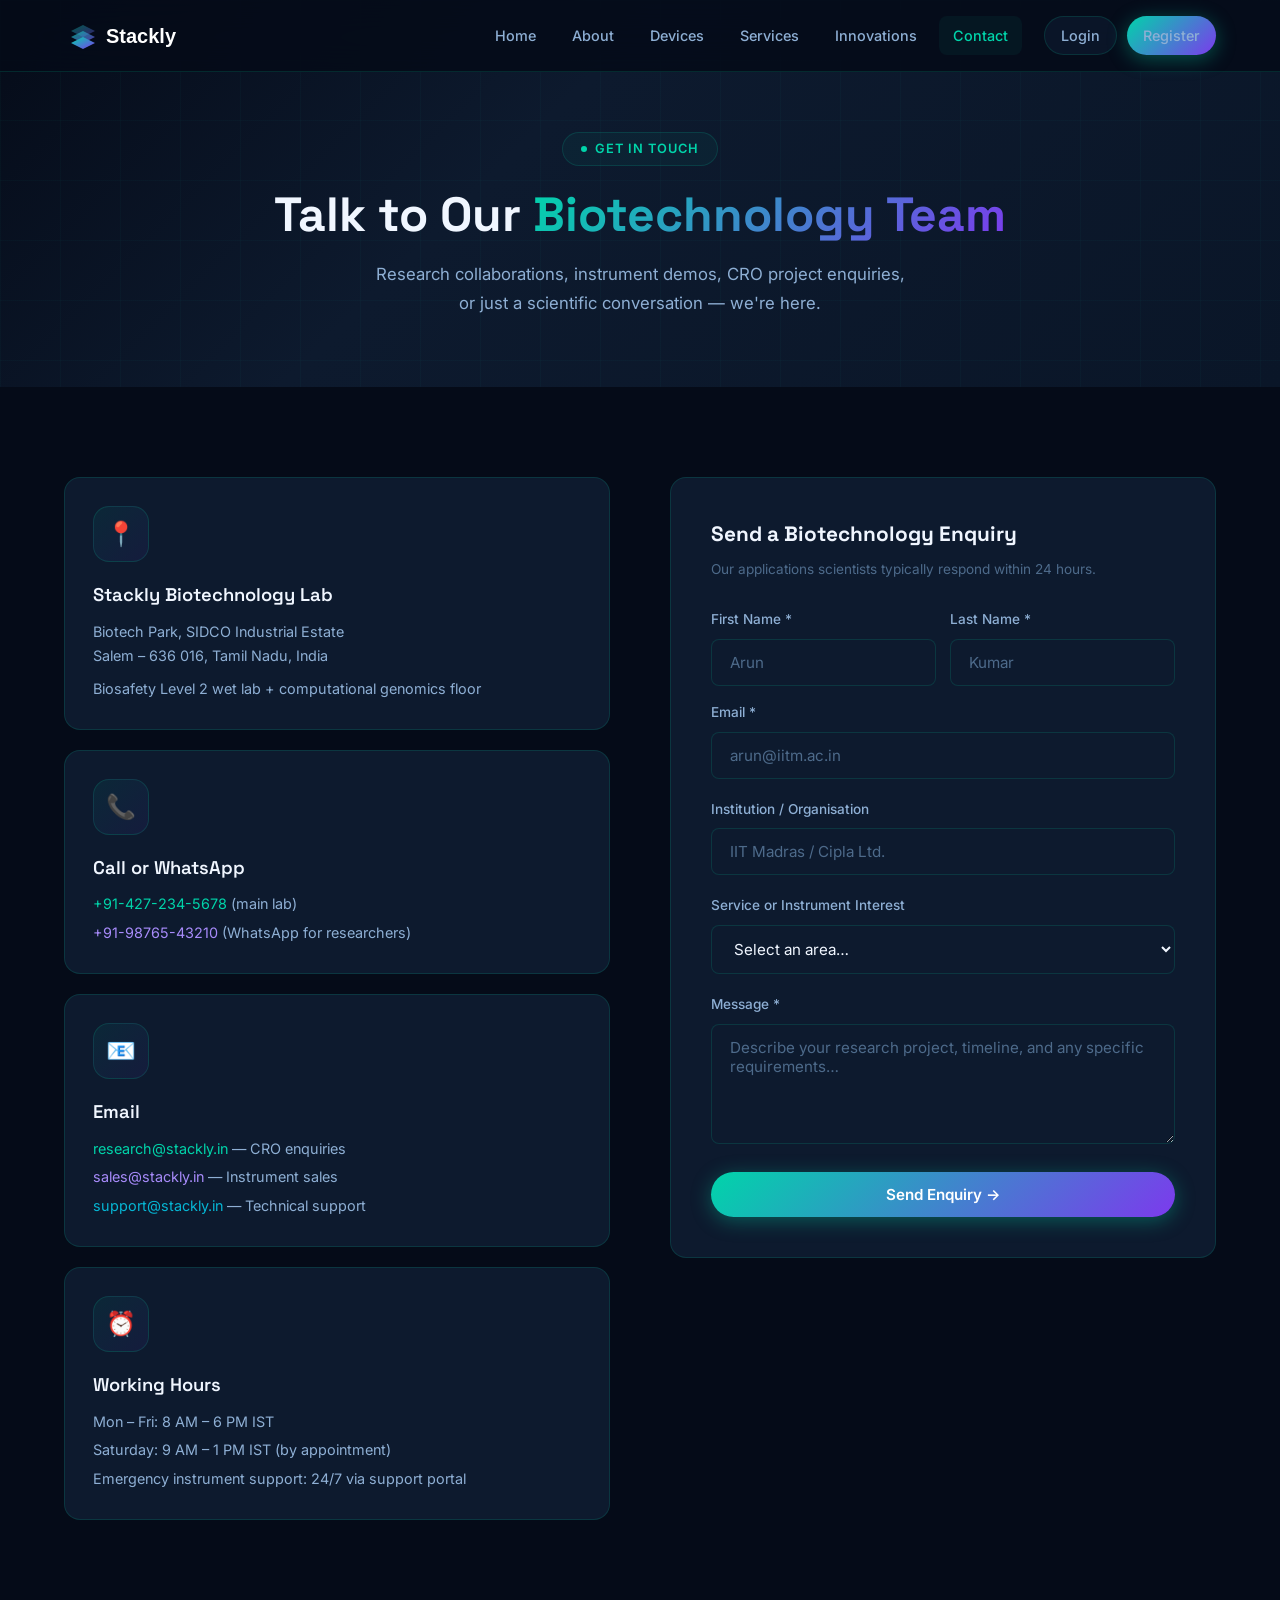
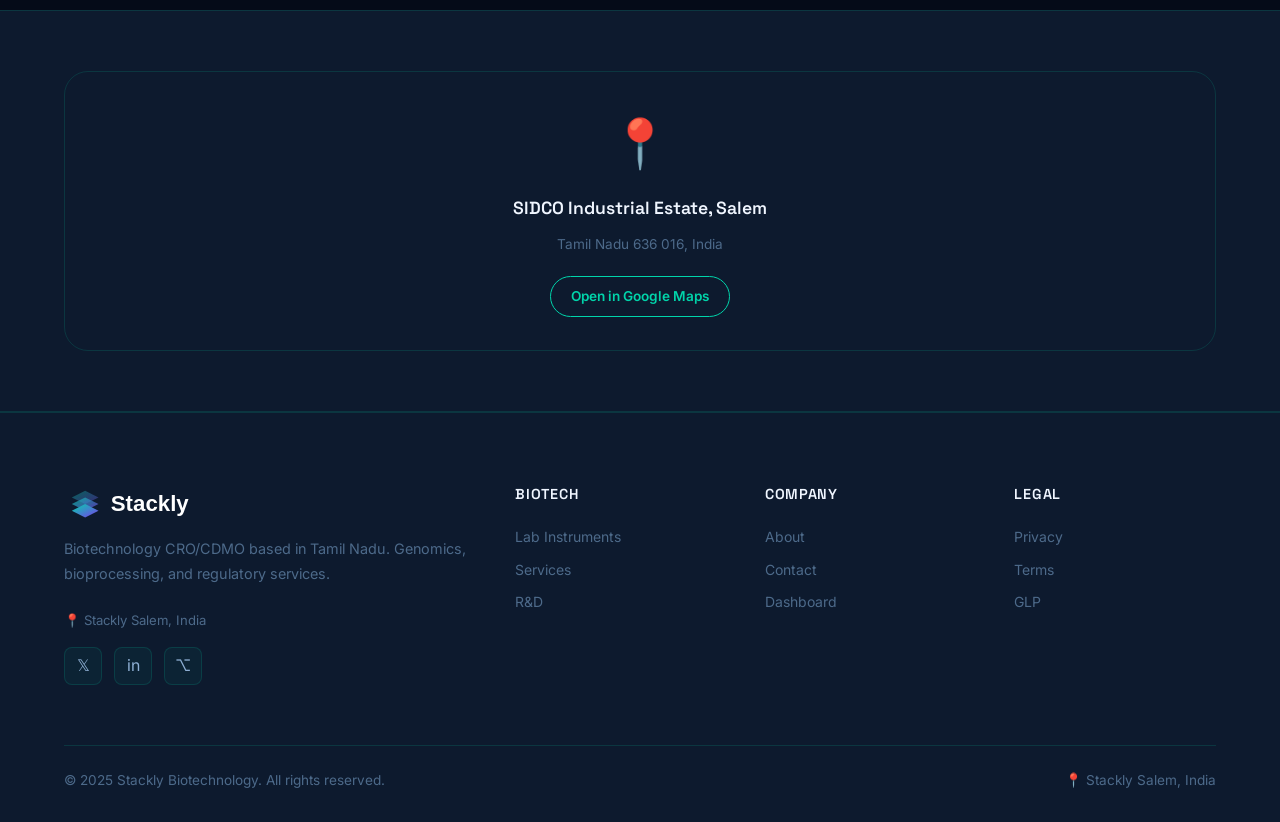
<file: contact.html>
<!DOCTYPE html>
<html lang="en">
<head>
  <meta charset="UTF-8" /><meta name="viewport" content="width=device-width, initial-scale=1.0" />
  <title>Contact Us — Stackly Biotechnology</title>
  <meta name="description" content="Contact Stackly's biotechnology team in Salem, India. Reach us for research collaboration, instrument inquiries, CRO services, or technical support." />
  <link rel="stylesheet" href="css/style.css" /><link rel="stylesheet" href="css/responsive.css" />
</head>
<body>
<div id="preloader"><div class="preloader-inner"><img src="logo.svg" alt="Stackly Logo" class="preloader-logo" style="height:48px; width:auto; margin:0 auto;"><div class="preloader-bar"><div class="preloader-bar-fill"></div></div></div></div>

<nav class="navbar">
  <a href="index.html" class="navbar-brand"><img src="logo.svg" alt="Stackly Logo" style="height:36px; width:auto;"></a>
  <div class="navbar-links">
    <a href="index.html">Home</a><a href="about.html">About</a>
    <a href="devices.html">Devices</a><a href="services.html">Services</a>
    <a href="innovations.html">Innovations</a><a href="contact.html" class="active">Contact</a>
    <div style="display:flex; gap:10px; margin-left:14px;">
      <a href="login.html" class="btn btn-ghost btn-sm" style="padding:7px 16px; border-radius:var(--radius-pill);">Login</a>
      <a href="register.html" class="btn btn-primary btn-sm" style="padding:7px 16px; border-radius:var(--radius-pill);">Register</a>
    </div>
  </div>
  <button class="navbar-mobile-toggle" id="mobileToggle"><span></span><span></span><span></span></button>
</nav>
<div class="navbar-mobile" id="mobileNav">
  <a href="index.html">Home</a><a href="about.html">About</a><a href="devices.html">Devices</a>
  <a href="services.html">Services</a><a href="innovations.html">Innovations</a><a href="contact.html">Contact</a>
  <div class="mobile-access-section" style="display:flex; flex-direction:column; gap:10px; padding:15px; border-top:1px solid rgba(255,255,255,0.05); margin-top:10px;">
    <a href="login.html" class="btn btn-outline" style="width:100%; justify-content:center;">Login</a>
    <a href="register.html" class="btn btn-primary" style="width:100%; justify-content:center;">Register</a>
  </div>
</div>

<section class="page-hero">
  <div class="page-hero-content">
    <div class="section-tag" style="margin:0 auto 20px;">Get in Touch</div>
    <h1 class="section-title">Talk to Our <span>Biotechnology Team</span></h1>
    <p class="section-subtitle" style="margin:0 auto;">Research collaborations, instrument demos, CRO project enquiries, or just a scientific conversation — we're here.</p>
  </div>
</section>

<section class="section">
  <div class="container">
    <div class="grid-2" style="gap:60px;align-items:flex-start;">
      <!-- Info -->
      <div>
        <div class="card reveal" style="margin-bottom:20px;">
          <div class="card-icon">📍</div>
          <h3 class="card-title">Stackly Biotechnology Lab</h3>
          <p class="card-text" style="margin-bottom:8px;">Biotech Park, SIDCO Industrial Estate<br>Salem – 636 016, Tamil Nadu, India</p>
          <p class="card-text">Biosafety Level 2 wet lab + computational genomics floor</p>
        </div>
        <div class="card reveal reveal-delay-1" style="margin-bottom:20px;">
          <div class="card-icon">📞</div>
          <h3 class="card-title">Call or WhatsApp</h3>
          <p class="card-text" style="margin-bottom:4px;"><a href="tel:+914272345678" style="color:var(--primary);">+91-427-234-5678</a> (main lab)</p>
          <p class="card-text"><a href="tel:+919876543210" style="color:var(--secondary-light);">+91-98765-43210</a> (WhatsApp for researchers)</p>
        </div>
        <div class="card reveal reveal-delay-2" style="margin-bottom:20px;">
          <div class="card-icon">📧</div>
          <h3 class="card-title">Email</h3>
          <p class="card-text" style="margin-bottom:4px;"><a href="mailto:research@stackly.in" style="color:var(--primary);">research@stackly.in</a> — CRO enquiries</p>
          <p class="card-text" style="margin-bottom:4px;"><a href="mailto:sales@stackly.in" style="color:var(--secondary-light);">sales@stackly.in</a> — Instrument sales</p>
          <p class="card-text"><a href="mailto:support@stackly.in" style="color:var(--accent);">support@stackly.in</a> — Technical support</p>
        </div>
        <div class="card reveal reveal-delay-3">
          <div class="card-icon">⏰</div>
          <h3 class="card-title">Working Hours</h3>
          <p class="card-text" style="margin-bottom:4px;">Mon – Fri: 8 AM – 6 PM IST</p>
          <p class="card-text" style="margin-bottom:4px;">Saturday: 9 AM – 1 PM IST (by appointment)</p>
          <p class="card-text">Emergency instrument support: 24/7 via support portal</p>
        </div>
      </div>

      <!-- Form -->
      <div class="card reveal reveal-delay-1" style="padding:40px;">
        <h3 style="font-family:var(--font-heading);font-size:1.3rem;font-weight:700;margin-bottom:8px;">Send a Biotechnology Enquiry</h3>
        <p style="color:var(--text-muted);font-size:0.85rem;margin-bottom:28px;">Our applications scientists typically respond within 24 hours.</p>
        <form data-validate>
          <div style="display:grid;grid-template-columns:1fr 1fr;gap:14px;">
            <div class="form-group" style="margin-bottom:0;">
              <label class="form-label">First Name *</label>
              <input type="text" class="form-control" placeholder="Arun" required />
            </div>
            <div class="form-group" style="margin-bottom:0;">
              <label class="form-label">Last Name *</label>
              <input type="text" class="form-control" placeholder="Kumar" required />
            </div>
          </div>
          <div class="form-group" style="margin-top:16px;">
            <label class="form-label">Email *</label>
            <input type="email" class="form-control" placeholder="arun@iitm.ac.in" required />
          </div>
          <div class="form-group">
            <label class="form-label">Institution / Organisation</label>
            <input type="text" class="form-control" placeholder="IIT Madras / Cipla Ltd." />
          </div>
          <div class="form-group">
            <label class="form-label">Service or Instrument Interest</label>
            <select class="form-control" style="background:var(--bg-card);color:var(--text-primary);">
              <option value="" style="background:var(--bg-card);">Select an area…</option>
              <option style="background:var(--bg-card);">Genomic Sequencing Services</option>
              <option style="background:var(--bg-card);">CRISPR Screening</option>
              <option style="background:var(--bg-card);">Proteomics / Mass Spec</option>
              <option style="background:var(--bg-card);">Bioinformatics Pipeline</option>
              <option style="background:var(--bg-card);">NanoPore WGS Instrument</option>
              <option style="background:var(--bg-card);">Smart Bioreactor</option>
              <option style="background:var(--bg-card);">GrapheneSense Biosensor</option>
              <option style="background:var(--bg-card);">Regulatory Consulting</option>
              <option style="background:var(--bg-card);">Research Collaboration</option>
              <option style="background:var(--bg-card);">Other</option>
            </select>
          </div>
          <div class="form-group">
            <label class="form-label">Message *</label>
            <textarea class="form-control" placeholder="Describe your research project, timeline, and any specific requirements…" required style="min-height:120px;"></textarea>
          </div>
          <div class="form-success" style="display:none;padding:12px;background:rgba(34,197,94,0.1);border:1px solid #22c55e;border-radius:var(--radius-sm);color:#22c55e;font-size:0.88rem;margin-bottom:12px;">✓ Enquiry received! Our team will reply within 24 hours.</div>
          <button type="submit" class="btn btn-primary" style="width:100%;justify-content:center;">Send Enquiry →</button>
        </form>
      </div>
    </div>
  </div>
</section>

<!-- MAP PLACEHOLDER -->
<section class="section-sm" style="background:var(--bg-card);border-top:1px solid var(--border);border-bottom:1px solid var(--border);">
  <div class="container">
    <div class="reveal" style="border-radius:var(--radius-lg);overflow:hidden;border:1px solid var(--border);height:280px;background:linear-gradient(135deg,v var(--bg-card),var(--bg-dark));display:flex;align-items:center;justify-content:center;flex-direction:column;gap:12px;">
      <div style="font-size:3rem;">📍</div>
      <div style="font-family:var(--font-heading);font-size:1.1rem;font-weight:600;">SIDCO Industrial Estate, Salem</div>
      <div style="color:var(--text-muted);font-size:0.85rem;">Tamil Nadu 636 016, India</div>
      <a href="https://maps.google.com/?q=Salem+Tamil+Nadu+India" target="_blank" class="btn btn-outline btn-sm" style="margin-top:8px;">Open in Google Maps</a>
    </div>
  </div>
</section>

<footer><div class="container-wide">
  <div class="footer-grid">
    <div><img src="logo.svg" alt="Stackly" class="footer-brand" style="height:40px; width:auto; margin-bottom:14px;"><p class="footer-desc">Biotechnology CRO/CDMO based in Tamil Nadu. Genomics, bioprocessing, and regulatory services.</p><p style="font-size:.82rem;color:var(--text-muted);margin-bottom:16px;">📍 Stackly Salem, India</p><div class="footer-socials"><a href="404.html" class="footer-social-btn">𝕏</a><a href="404.html" class="footer-social-btn">in</a><a href="404.html" class="footer-social-btn">⌥</a></div></div>
    <div><div class="footer-col-title">Biotech</div><div class="footer-links"><a href="devices.html">Lab Instruments</a><a href="services.html">Services</a><a href="innovations.html">R&D</a></div></div>
    <div><div class="footer-col-title">Company</div><div class="footer-links"><a href="about.html">About</a><a href="contact.html">Contact</a><a href="dashboard.html">Dashboard</a></div></div>
    <div><div class="footer-col-title">Legal</div><div class="footer-links"><a href="404.html">Privacy</a><a href="404.html">Terms</a><a href="404.html">GLP</a></div></div>
  </div>
  <div class="footer-bottom"><span>© 2025 Stackly Biotechnology. All rights reserved.</span><span>📍 Stackly Salem, India</span></div>
</div></footer>
<button id="scrollTop">↑</button>
<script src="js/main.js"></script>
<script>
  const dt=document.getElementById('dropdownTrigger'),nd=document.getElementById('navDropdown');
  if(dt){dt.addEventListener('click',e=>{e.stopPropagation();nd.classList.toggle('open')});document.addEventListener('click',()=>nd.classList.remove('open'));}
</script>
</body></html>
</file>
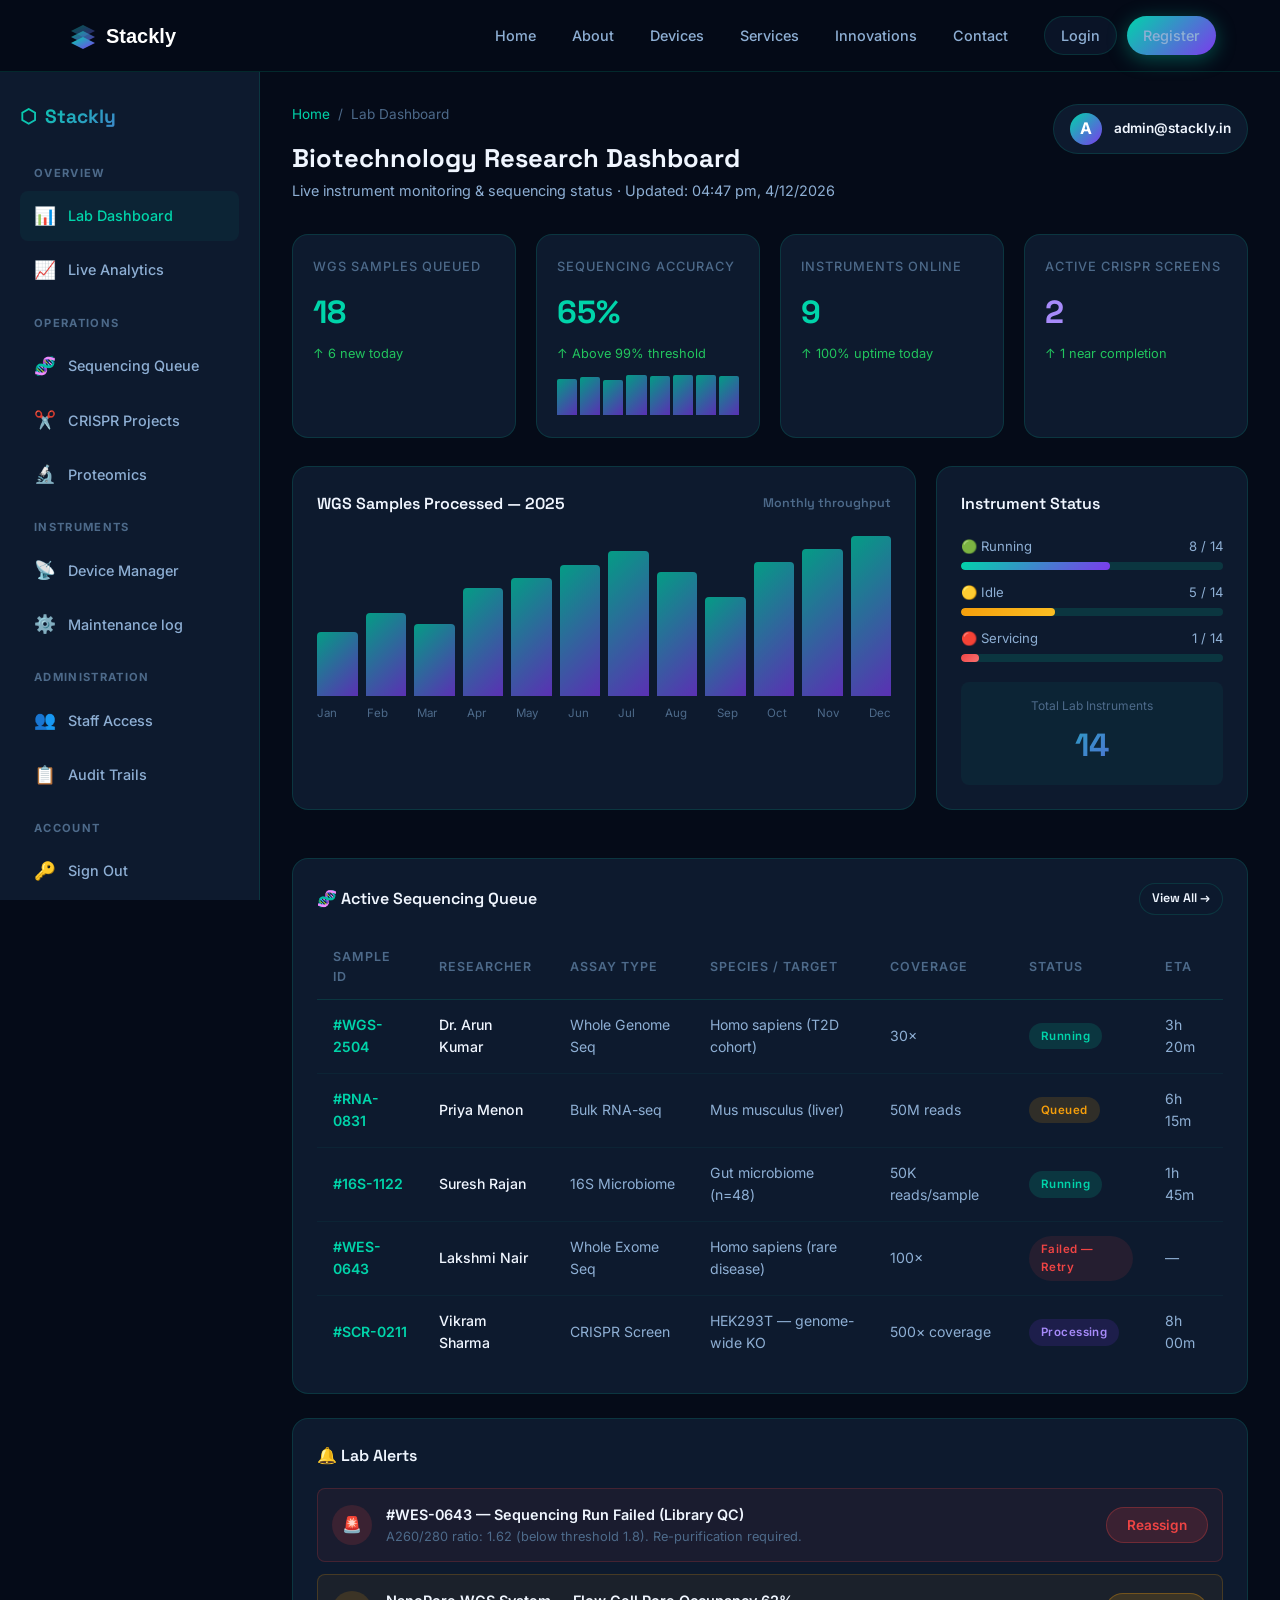
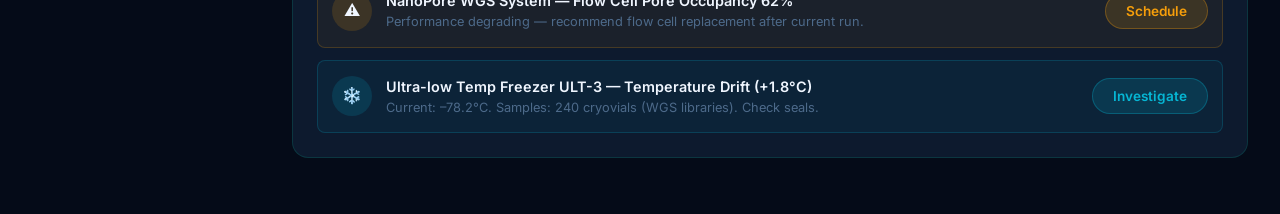
<file: dashboard.html>
<!DOCTYPE html>
<html lang="en">
<head>
  <meta charset="UTF-8" /><meta name="viewport" content="width=device-width, initial-scale=1.0" />
  <title>Research Dashboard — Stackly Biotechnology</title>
  <meta name="description" content="Stackly real-time biotechnology research dashboard — sequencing queue, CRISPR results, device status, and lab analytics." />
  <link rel="stylesheet" href="css/style.css" /><link rel="stylesheet" href="css/responsive.css" />
  <style>body{background:var(--bg-dark);} .sidebar-logo{font-family:var(--font-heading);font-size:1.2rem;font-weight:700;background:var(--gradient-primary);-webkit-background-clip:text;-webkit-text-fill-color:transparent;background-clip:text;margin-bottom:32px;display:flex;align-items:center;gap:8px;} .sidebar-section-title{font-size:0.7rem;font-weight:700;letter-spacing:.12em;text-transform:uppercase;color:var(--text-muted);margin:20px 0 8px 14px;} .mini-chart{display:flex;align-items:flex-end;gap:3px;height:40px;} .mini-bar{flex:1;border-radius:2px 2px 0 0;min-height:4px;background:var(--gradient-primary);opacity:.7;}</style>
</head>
<body>
<nav class="navbar">
  <a href="index.html" class="navbar-brand"><img src="logo.svg" alt="Stackly Logo" style="height:36px; width:auto;"></a>
  <div class="navbar-links">
    <a href="index.html">Home</a><a href="about.html">About</a><a href="devices.html">Devices</a>
    <a href="services.html">Services</a><a href="innovations.html">Innovations</a><a href="contact.html">Contact</a>
    <div style="display:flex; gap:10px; margin-left:14px;">
      <a href="login.html" class="btn btn-ghost btn-sm" style="padding:7px 16px; border-radius:var(--radius-pill);">Login</a>
      <a href="register.html" class="btn btn-primary btn-sm" style="padding:7px 16px; border-radius:var(--radius-pill);">Register</a>
    </div>
  </div>
  <button class="navbar-mobile-toggle" id="mobileToggle"><span></span><span></span><span></span></button>
</nav>
<div class="navbar-mobile" id="mobileNav">
  <a href="index.html">Home</a><a href="about.html">About</a><a href="devices.html">Devices</a>
  <a href="services.html">Services</a><a href="innovations.html">Innovations</a><a href="contact.html">Contact</a>
  <div class="mobile-access-section" style="display:flex; flex-direction:column; gap:10px; padding:15px; border-top:1px solid rgba(255,255,255,0.05); margin-top:10px;">
    <a href="login.html" class="btn btn-outline" style="width:100%; justify-content:center;">Login</a>
    <a href="register.html" class="btn btn-primary" style="width:100%; justify-content:center;">Register</a>
  </div>
</div>

<div class="dashboard-layout">
  <aside class="dashboard-sidebar">
    <div class="sidebar-logo"><span>⬡</span> Stackly</div>
    <div class="sidebar-section-title">Overview</div>
    <a href="dashboard.html" class="sidebar-nav-item active"><span class="icon">📊</span> Lab Dashboard</a>
    <a href="404.html" class="sidebar-nav-item"><span class="icon">📈</span> Live Analytics</a>
    <div class="sidebar-section-title">Operations</div>
    <a href="404.html" class="sidebar-nav-item"><span class="icon">🧬</span> Sequencing Queue</a>
    <a href="404.html" class="sidebar-nav-item"><span class="icon">✂️</span> CRISPR Projects</a>
    <a href="404.html" class="sidebar-nav-item"><span class="icon">🔬</span> Proteomics</a>
    <div class="sidebar-section-title">Instruments</div>
    <a href="devices.html" class="sidebar-nav-item"><span class="icon">📡</span> Device Manager</a>
    <a href="404.html" class="sidebar-nav-item"><span class="icon">⚙️</span> Maintenance log</a>
    <div class="sidebar-section-title">Administration</div>
    <a href="404.html" class="sidebar-nav-item"><span class="icon">👥</span> Staff Access</a>
    <a href="404.html" class="sidebar-nav-item"><span class="icon">📋</span> Audit Trails</a>
    <div class="sidebar-section-title">Account</div>
    <a href="login.html" class="sidebar-nav-item"><span class="icon">🔑</span> Sign Out</a>
  </aside>

  <main class="dashboard-main">
    <div class="dashboard-header" style="display:flex; justify-content:space-between; align-items:flex-start;">
      <div>
        <div class="breadcrumb"><a href="index.html">Home</a><span>/</span><span>Lab Dashboard</span></div>
        <h1 class="dashboard-title">Biotechnology Research Dashboard</h1>
        <p class="dashboard-subtitle">Live instrument monitoring &amp; sequencing status · Updated: <span id="lastUpdated"></span></p>
      </div>
      <div id="userProfile" style="display:flex; align-items:center; gap:12px; background:var(--bg-card); padding:8px 16px; border-radius:var(--radius-pill); border:1px solid var(--border);">
        <div style="width:32px; height:32px; border-radius:50%; background:var(--gradient-primary); display:flex; align-items:center; justify-content:center; font-weight:700; color:#fff;" id="userInitial">A</div>
        <div style="font-size:0.85rem; font-weight:600; color:var(--text-primary);" id="userEmailDisplay">admin@stackly.in</div>
      </div>
    </div>

    <div class="metrics-grid">
      <div class="metric-card">
        <div class="metric-label">WGS Samples Queued</div>
        <div class="metric-value" data-target="28" style="-webkit-text-fill-color:initial;">0</div>
        <div class="metric-change up">↑ 6 new today</div>
      </div>
      <div class="metric-card">
        <div class="metric-label">Sequencing Accuracy</div>
        <div class="metric-value" data-target="99" data-suffix="%" style="-webkit-text-fill-color:initial;">0%</div>
        <div class="metric-change up">↑ Above 99% threshold</div>
        <div class="mini-chart" style="margin-top:10px;">
          <div class="mini-bar" style="height:90%"></div><div class="mini-bar" style="height:95%"></div>
          <div class="mini-bar" style="height:88%"></div><div class="mini-bar" style="height:99%"></div>
          <div class="mini-bar" style="height:97%"></div><div class="mini-bar" style="height:100%"></div>
          <div class="mini-bar" style="height:99%"></div><div class="mini-bar" style="height:98%"></div>
        </div>
      </div>
      <div class="metric-card">
        <div class="metric-label">Instruments Online</div>
        <div class="metric-value" data-target="14" style="-webkit-text-fill-color:initial;">0</div>
        <div class="metric-change up">↑ 100% uptime today</div>
      </div>
      <div class="metric-card">
        <div class="metric-label">Active CRISPR Screens</div>
        <div class="metric-value" data-target="3" style="color:var(--secondary-light);-webkit-text-fill-color:var(--secondary-light);">0</div>
        <div class="metric-change up">↑ 1 near completion</div>
      </div>
    </div>

    <!-- Charts row -->
    <div style="display:grid;grid-template-columns:2fr 1fr;gap:20px;margin-bottom:24px;" class="reveal">
      <div class="chart-container">
        <div class="chart-title">
          <span>WGS Samples Processed — 2025</span>
          <div style="font-size:0.78rem;color:var(--text-muted);">Monthly throughput</div>
        </div>
        <div class="chart-bars">
          <div class="chart-bar" style="height:40%;" title="Jan: 98"></div>
          <div class="chart-bar" style="height:52%;" title="Feb: 130"></div>
          <div class="chart-bar" style="height:45%;" title="Mar: 112"></div>
          <div class="chart-bar" style="height:68%;" title="Apr: 170"></div>
          <div class="chart-bar" style="height:74%;" title="May: 185"></div>
          <div class="chart-bar" style="height:82%;" title="Jun: 205"></div>
          <div class="chart-bar" style="height:91%;" title="Jul: 228"></div>
          <div class="chart-bar" style="height:78%;" title="Aug: 195"></div>
          <div class="chart-bar" style="height:62%;" title="Sep: 155"></div>
          <div class="chart-bar" style="height:84%;" title="Oct: 210"></div>
          <div class="chart-bar" style="height:92%;" title="Nov: 230"></div>
          <div class="chart-bar" style="height:100%;" title="Dec: 250"></div>
        </div>
        <div style="display:flex;justify-content:space-between;margin-top:8px;font-size:0.72rem;color:var(--text-muted);">
          <span>Jan</span><span>Feb</span><span>Mar</span><span>Apr</span><span>May</span><span>Jun</span><span>Jul</span><span>Aug</span><span>Sep</span><span>Oct</span><span>Nov</span><span>Dec</span>
        </div>
      </div>
      <div class="chart-container">
        <div class="chart-title">Instrument Status</div>
        <div style="display:flex;flex-direction:column;gap:12px;">
          <div>
            <div style="display:flex;justify-content:space-between;font-size:0.82rem;color:var(--text-secondary);margin-bottom:5px;"><span>🟢 Running</span><span>8 / 14</span></div>
            <div style="height:8px;background:var(--border);border-radius:4px;overflow:hidden;"><div style="height:100%;width:57%;background:var(--gradient-primary);border-radius:4px;"></div></div>
          </div>
          <div>
            <div style="display:flex;justify-content:space-between;font-size:0.82rem;color:var(--text-secondary);margin-bottom:5px;"><span>🟡 Idle</span><span>5 / 14</span></div>
            <div style="height:8px;background:var(--border);border-radius:4px;overflow:hidden;"><div style="height:100%;width:36%;background:linear-gradient(135deg,#f59e0b,#fbbf24);border-radius:4px;"></div></div>
          </div>
          <div>
            <div style="display:flex;justify-content:space-between;font-size:0.82rem;color:var(--text-secondary);margin-bottom:5px;"><span>🔴 Servicing</span><span>1 / 14</span></div>
            <div style="height:8px;background:var(--border);border-radius:4px;overflow:hidden;"><div style="height:100%;width:7%;background:linear-gradient(135deg,#ef4444,#f87171);border-radius:4px;"></div></div>
          </div>
        </div>
        <div style="margin-top:20px;padding:14px;background:var(--bg-glass2);border-radius:var(--radius-sm);text-align:center;">
          <div style="font-size:0.75rem;color:var(--text-muted);margin-bottom:4px;">Total Lab Instruments</div>
          <div style="font-size:2rem;font-weight:800;font-family:var(--font-heading);background:var(--gradient-primary);-webkit-background-clip:text;-webkit-text-fill-color:transparent;background-clip:text;">14</div>
        </div>
      </div>
    </div>

    <!-- Sequencing Queue Table -->
    <div class="chart-container reveal">
      <div class="chart-title">
        <span>🧬 Active Sequencing Queue</span>
        <a href="404.html" class="btn btn-ghost btn-sm" style="padding:5px 12px;font-size:0.78rem;">View All →</a>
      </div>
      <div style="overflow-x:auto;">
        <table class="data-table">
          <thead>
            <tr><th>Sample ID</th><th>Researcher</th><th>Assay Type</th><th>Species / Target</th><th>Coverage</th><th>Status</th><th>ETA</th></tr>
          </thead>
          <tbody>
            <tr>
              <td style="color:var(--primary);font-weight:600;">#WGS-2504</td>
              <td style="font-weight:500;color:var(--text-primary);">Dr. Arun Kumar</td>
              <td>Whole Genome Seq</td><td>Homo sapiens (T2D cohort)</td><td>30×</td>
              <td><span class="badge badge-primary" style="font-size:0.72rem;">Running</span></td><td>3h 20m</td>
            </tr>
            <tr>
              <td style="color:var(--primary);font-weight:600;">#RNA-0831</td>
              <td style="font-weight:500;color:var(--text-primary);">Priya Menon</td>
              <td>Bulk RNA-seq</td><td>Mus musculus (liver)</td><td>50M reads</td>
              <td><span class="badge badge-yellow" style="font-size:0.72rem;">Queued</span></td><td>6h 15m</td>
            </tr>
            <tr>
              <td style="color:var(--primary);font-weight:600;">#16S-1122</td>
              <td style="font-weight:500;color:var(--text-primary);">Suresh Rajan</td>
              <td>16S Microbiome</td><td>Gut microbiome (n=48)</td><td>50K reads/sample</td>
              <td><span class="badge badge-primary" style="font-size:0.72rem;">Running</span></td><td>1h 45m</td>
            </tr>
            <tr>
              <td style="color:var(--primary);font-weight:600;">#WES-0643</td>
              <td style="font-weight:500;color:var(--text-primary);">Lakshmi Nair</td>
              <td>Whole Exome Seq</td><td>Homo sapiens (rare disease)</td><td>100×</td>
              <td><span class="badge" style="background:rgba(239,68,68,0.1);color:#ef4444;font-size:0.72rem;">Failed — Retry</span></td><td>—</td>
            </tr>
            <tr>
              <td style="color:var(--primary);font-weight:600;">#SCR-0211</td>
              <td style="font-weight:500;color:var(--text-primary);">Vikram Sharma</td>
              <td>CRISPR Screen</td><td>HEK293T — genome-wide KO</td><td>500× coverage</td>
              <td><span class="badge badge-purple" style="font-size:0.72rem;">Processing</span></td><td>8h 00m</td>
            </tr>
          </tbody>
        </table>
      </div>
    </div>

    <!-- Alerts -->
    <div class="chart-container reveal" style="margin-top:0;">
      <div class="chart-title">🔔 Lab Alerts</div>
      <div style="display:flex;flex-direction:column;gap:12px;">
        <div style="display:flex;align-items:center;gap:14px;padding:14px;background:rgba(239,68,68,0.06);border:1px solid rgba(239,68,68,0.2);border-radius:var(--radius-sm);">
          <div style="width:40px;height:40px;background:rgba(239,68,68,0.15);border-radius:50%;display:flex;align-items:center;justify-content:center;flex-shrink:0;">🚨</div>
          <div style="flex:1;"><div style="font-size:0.9rem;font-weight:600;color:var(--text-primary);">#WES-0643 — Sequencing Run Failed (Library QC)</div><div style="font-size:0.8rem;color:var(--text-muted);">A260/280 ratio: 1.62 (below threshold 1.8). Re-purification required.</div></div>
          <button class="btn btn-sm" style="background:rgba(239,68,68,.15);color:#ef4444;border:1px solid rgba(239,68,68,.3);flex-shrink:0;">Reassign</button>
        </div>
        <div style="display:flex;align-items:center;gap:14px;padding:14px;background:rgba(245,158,11,0.06);border:1px solid rgba(245,158,11,0.2);border-radius:var(--radius-sm);">
          <div style="width:40px;height:40px;background:rgba(245,158,11,0.15);border-radius:50%;display:flex;align-items:center;justify-content:center;flex-shrink:0;">⚠️</div>
          <div style="flex:1;"><div style="font-size:0.9rem;font-weight:600;color:var(--text-primary);">NanoPore WGS System — Flow Cell Pore Occupancy 62%</div><div style="font-size:0.8rem;color:var(--text-muted);">Performance degrading — recommend flow cell replacement after current run.</div></div>
          <button class="btn btn-sm" style="background:rgba(245,158,11,.15);color:var(--accent2);border:1px solid rgba(245,158,11,.3);flex-shrink:0;">Schedule</button>
        </div>
        <div style="display:flex;align-items:center;gap:14px;padding:14px;background:rgba(6,182,212,0.06);border:1px solid rgba(6,182,212,0.2);border-radius:var(--radius-sm);">
          <div style="width:40px;height:40px;background:rgba(6,182,212,0.15);border-radius:50%;display:flex;align-items:center;justify-content:center;flex-shrink:0;">❄️</div>
          <div style="flex:1;"><div style="font-size:0.9rem;font-weight:600;color:var(--text-primary);">Ultra-low Temp Freezer ULT-3 — Temperature Drift (+1.8°C)</div><div style="font-size:0.8rem;color:var(--text-muted);">Current: –78.2°C. Samples: 240 cryovials (WGS libraries). Check seals.</div></div>
          <button class="btn btn-sm" style="background:rgba(6,182,212,.15);color:var(--accent);border:1px solid rgba(6,182,212,.3);flex-shrink:0;">Investigate</button>
        </div>
      </div>
    </div>
  </main>
</div>

<button id="scrollTop">↑</button>
<script src="js/main.js"></script>
<script>
  document.getElementById('lastUpdated').textContent=new Date().toLocaleTimeString('en-IN',{hour:'2-digit',minute:'2-digit'})+', '+new Date().toLocaleDateString('en-IN');
  const dt=document.getElementById('dropdownTrigger'),nd=document.getElementById('navDropdown');
  if(dt){dt.addEventListener('click',e=>{e.stopPropagation();nd.classList.toggle('open')});document.addEventListener('click',()=>nd.classList.remove('open'));}

  // Parse email from URL
  const urlParams = new URLSearchParams(window.location.search);
  const emailParam = urlParams.get('email');
  if (emailParam) {
    document.getElementById('userEmailDisplay').textContent = emailParam;
    document.getElementById('userInitial').textContent = emailParam.charAt(0).toUpperCase();
  }
</script>
</body></html>
</file>
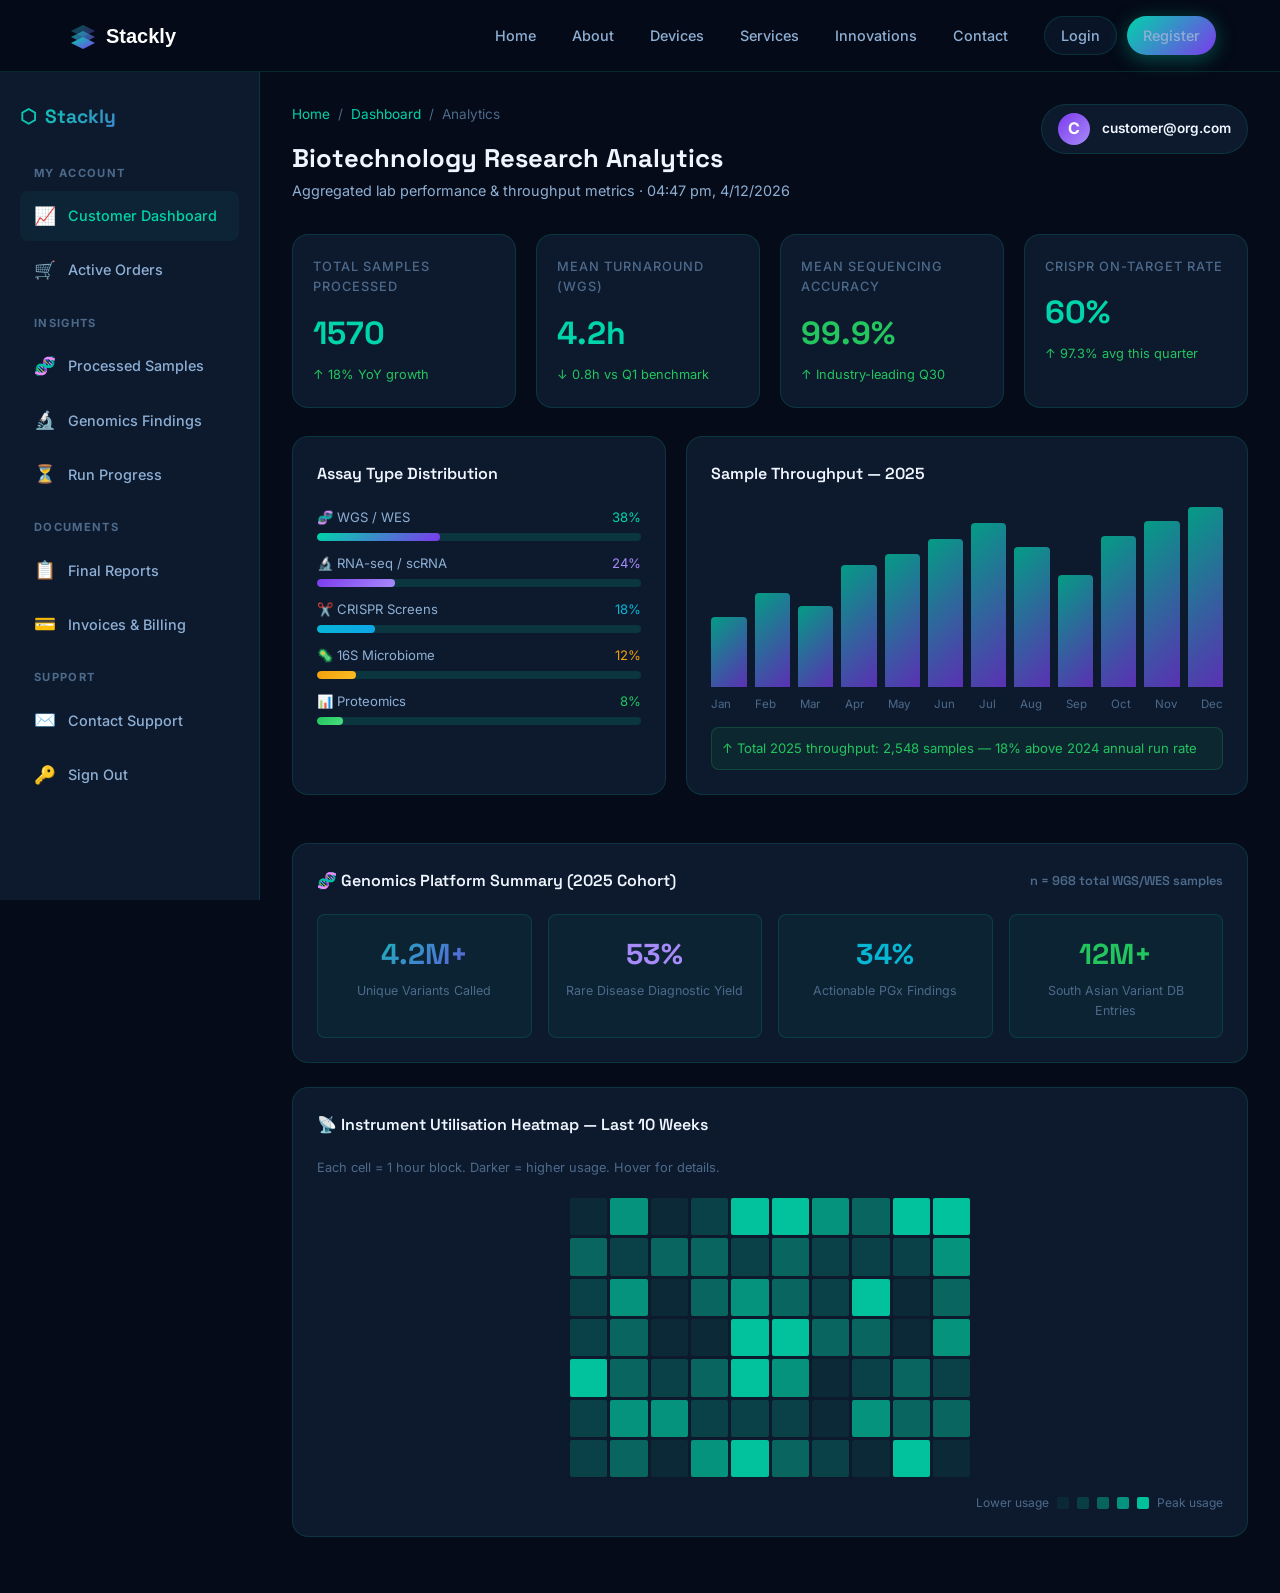
<file: dashboard2.html>
<!DOCTYPE html>
<html lang="en">
<head>
  <meta charset="UTF-8" /><meta name="viewport" content="width=device-width, initial-scale=1.0" />
  <title>Research Analytics — Stackly Biotechnology</title>
  <meta name="description" content="Stackly biotech analytics dashboard — sequencing throughput, genomics insights, CRISPR screen metrics, and lab device heatmap." />
  <link rel="stylesheet" href="css/style.css" /><link rel="stylesheet" href="css/responsive.css" />
  <style>body{background:var(--bg-dark);} .sidebar-logo{font-family:var(--font-heading);font-size:1.2rem;font-weight:700;background:var(--gradient-primary);-webkit-background-clip:text;-webkit-text-fill-color:transparent;background-clip:text;margin-bottom:32px;display:flex;align-items:center;gap:8px;} .sidebar-section-title{font-size:0.7rem;font-weight:700;letter-spacing:.12em;text-transform:uppercase;color:var(--text-muted);margin:20px 0 8px 14px;} .map-grid{display:grid;grid-template-columns:repeat(10,1fr);gap:3px;margin:0 auto;max-width:400px;} .map-cell{width:100%;aspect-ratio:1;border-radius:2px;background:rgba(0,212,170,0.08);transition:var(--transition);cursor:pointer;} .map-cell.hot1{background:rgba(0,212,170,0.2);}.map-cell.hot2{background:rgba(0,212,170,0.4);}.map-cell.hot3{background:rgba(0,212,170,0.65);}.map-cell.hot4{background:rgba(0,212,170,0.9);}.map-cell:hover{transform:scale(1.3);z-index:10;}</style>
</head>
<body>
<nav class="navbar">
  <a href="index.html" class="navbar-brand"><img src="logo.svg" alt="Stackly Logo" style="height:36px; width:auto;"></a>
  <div class="navbar-links">
    <a href="index.html">Home</a><a href="about.html">About</a><a href="devices.html">Devices</a>
    <a href="services.html">Services</a><a href="innovations.html">Innovations</a><a href="contact.html">Contact</a>
    <div style="display:flex; gap:10px; margin-left:14px;">
      <a href="login.html" class="btn btn-ghost btn-sm" style="padding:7px 16px; border-radius:var(--radius-pill);">Login</a>
      <a href="register.html" class="btn btn-primary btn-sm" style="padding:7px 16px; border-radius:var(--radius-pill);">Register</a>
    </div>
  </div>
  <button class="navbar-mobile-toggle" id="mobileToggle"><span></span><span></span><span></span></button>
</nav>
<div class="navbar-mobile" id="mobileNav">
  <a href="index.html">Home</a><a href="about.html">About</a><a href="devices.html">Devices</a>
  <a href="services.html">Services</a><a href="dashboard.html">Lab Dashboard</a>
  <div class="mobile-access-section" style="display:flex; flex-direction:column; gap:10px; padding:15px; border-top:1px solid rgba(255,255,255,0.05); margin-top:10px;">
    <a href="login.html" class="btn btn-outline" style="width:100%; justify-content:center;">Login</a>
    <a href="register.html" class="btn btn-primary" style="width:100%; justify-content:center;">Register</a>
  </div>
</div>

<div class="dashboard-layout">
  <aside class="dashboard-sidebar">
    <div class="sidebar-logo"><span>⬡</span> Stackly</div>
    <div class="sidebar-section-title">My Account</div>
    <a href="dashboard2.html" class="sidebar-nav-item active"><span class="icon">📈</span> Customer Dashboard</a>
    <a href="404.html" class="sidebar-nav-item"><span class="icon">🛒</span> Active Orders</a>
    <div class="sidebar-section-title">Insights</div>
    <a href="#throughput" class="sidebar-nav-item"><span class="icon">🧬</span> Processed Samples</a>
    <a href="#genomics" class="sidebar-nav-item"><span class="icon">🔬</span> Genomics Findings</a>
    <a href="#instruments" class="sidebar-nav-item"><span class="icon">⏳</span> Run Progress</a>
    <div class="sidebar-section-title">Documents</div>
    <a href="404.html" class="sidebar-nav-item"><span class="icon">📋</span> Final Reports</a>
    <a href="404.html" class="sidebar-nav-item"><span class="icon">💳</span> Invoices & Billing</a>
    <div class="sidebar-section-title">Support</div>
    <a href="contact.html" class="sidebar-nav-item"><span class="icon">✉️</span> Contact Support</a>
    <a href="login.html" class="sidebar-nav-item"><span class="icon">🔑</span> Sign Out</a>
  </aside>

  <main class="dashboard-main">
    <div class="dashboard-header" style="display:flex; justify-content:space-between; align-items:flex-start;">
      <div>
        <div class="breadcrumb"><a href="index.html">Home</a><span>/</span><a href="dashboard.html">Dashboard</a><span>/</span><span>Analytics</span></div>
        <h1 class="dashboard-title">Biotechnology Research Analytics</h1>
        <p class="dashboard-subtitle">Aggregated lab performance &amp; throughput metrics · <span id="lastUpdated2"></span></p>
      </div>
      <div id="userProfile" style="display:flex; align-items:center; gap:12px; background:var(--bg-card); padding:8px 16px; border-radius:var(--radius-pill); border:1px solid var(--border);">
        <div style="width:32px; height:32px; border-radius:50%; background:linear-gradient(135deg,#7c3aed,#a78bfa); display:flex; align-items:center; justify-content:center; font-weight:700; color:#fff;" id="userInitial">C</div>
        <div style="font-size:0.85rem; font-weight:600; color:var(--text-primary);" id="userEmailDisplay">customer@org.com</div>
      </div>
    </div>

    <div class="metrics-grid">
      <div class="metric-card">
        <div class="metric-label">Total Samples Processed</div>
        <div class="metric-value" data-target="2548" style="-webkit-text-fill-color:initial;">0</div>
        <div class="metric-change up">↑ 18% YoY growth</div>
      </div>
      <div class="metric-card">
        <div class="metric-label">Mean Turnaround (WGS)</div>
        <div class="metric-value" style="-webkit-text-fill-color:initial;">4.2h</div>
        <div class="metric-change up">↓ 0.8h vs Q1 benchmark</div>
      </div>
      <div class="metric-card">
        <div class="metric-label">Mean Sequencing Accuracy</div>
        <div class="metric-value" style="color:#22c55e;-webkit-text-fill-color:#22c55e;">99.9%</div>
        <div class="metric-change up">↑ Industry-leading Q30</div>
      </div>
      <div class="metric-card">
        <div class="metric-label">CRISPR On-Target Rate</div>
        <div class="metric-value" data-target="97" data-suffix="%" style="-webkit-text-fill-color:initial;">0%</div>
        <div class="metric-change up">↑ 97.3% avg this quarter</div>
      </div>
    </div>

    <!-- Assay Distribution + Throughput -->
    <div style="display:grid;grid-template-columns:1fr 1.5fr;gap:20px;margin-bottom:24px;" id="throughput">
      <div class="chart-container reveal">
        <div class="chart-title">Assay Type Distribution</div>
        <div style="display:flex;flex-direction:column;gap:12px;">
          <div><div style="display:flex;justify-content:space-between;font-size:0.82rem;color:var(--text-secondary);margin-bottom:5px;"><span>🧬 WGS / WES</span><span style="color:var(--primary);">38%</span></div><div style="height:8px;background:var(--border);border-radius:4px;overflow:hidden;"><div style="height:100%;width:38%;background:var(--gradient-primary);border-radius:4px;"></div></div></div>
          <div><div style="display:flex;justify-content:space-between;font-size:0.82rem;color:var(--text-secondary);margin-bottom:5px;"><span>🔬 RNA-seq / scRNA</span><span style="color:var(--secondary-light);">24%</span></div><div style="height:8px;background:var(--border);border-radius:4px;overflow:hidden;"><div style="height:100%;width:24%;background:linear-gradient(135deg,#7c3aed,#a78bfa);border-radius:4px;"></div></div></div>
          <div><div style="display:flex;justify-content:space-between;font-size:0.82rem;color:var(--text-secondary);margin-bottom:5px;"><span>✂️ CRISPR Screens</span><span style="color:var(--accent);">18%</span></div><div style="height:8px;background:var(--border);border-radius:4px;overflow:hidden;"><div style="height:100%;width:18%;background:linear-gradient(135deg,#06b6d4,#0ea5e9);border-radius:4px;"></div></div></div>
          <div><div style="display:flex;justify-content:space-between;font-size:0.82rem;color:var(--text-secondary);margin-bottom:5px;"><span>🦠 16S Microbiome</span><span style="color:var(--accent2);">12%</span></div><div style="height:8px;background:var(--border);border-radius:4px;overflow:hidden;"><div style="height:100%;width:12%;background:linear-gradient(135deg,#f59e0b,#fbbf24);border-radius:4px;"></div></div></div>
          <div><div style="display:flex;justify-content:space-between;font-size:0.82rem;color:var(--text-secondary);margin-bottom:5px;"><span>📊 Proteomics</span><span style="color:#22c55e;">8%</span></div><div style="height:8px;background:var(--border);border-radius:4px;overflow:hidden;"><div style="height:100%;width:8%;background:linear-gradient(135deg,#22c55e,#4ade80);border-radius:4px;"></div></div></div>
        </div>
      </div>
      <div class="chart-container reveal reveal-delay-1">
        <div class="chart-title">Sample Throughput — 2025</div>
        <div class="chart-bars" style="height:180px;">
          <div class="chart-bar" style="height:39%;" title="Jan: 98"></div>
          <div class="chart-bar" style="height:52%;" title="Feb: 130"></div>
          <div class="chart-bar" style="height:45%;" title="Mar: 112"></div>
          <div class="chart-bar" style="height:68%;" title="Apr: 170"></div>
          <div class="chart-bar" style="height:74%;" title="May: 185"></div>
          <div class="chart-bar" style="height:82%;" title="Jun: 205"></div>
          <div class="chart-bar" style="height:91%;" title="Jul: 228"></div>
          <div class="chart-bar" style="height:78%;" title="Aug: 195"></div>
          <div class="chart-bar" style="height:62%;" title="Sep: 155"></div>
          <div class="chart-bar" style="height:84%;" title="Oct: 210"></div>
          <div class="chart-bar" style="height:92%;" title="Nov: 230"></div>
          <div class="chart-bar" style="height:100%;" title="Dec: 250"></div>
        </div>
        <div style="display:flex;justify-content:space-between;margin-top:8px;font-size:0.72rem;color:var(--text-muted);">
          <span>Jan</span><span>Feb</span><span>Mar</span><span>Apr</span><span>May</span><span>Jun</span><span>Jul</span><span>Aug</span><span>Sep</span><span>Oct</span><span>Nov</span><span>Dec</span>
        </div>
        <div style="margin-top:14px;padding:10px;background:rgba(34,197,94,0.08);border:1px solid rgba(34,197,94,0.2);border-radius:var(--radius-sm);font-size:0.82rem;color:#22c55e;">
          ↑ Total 2025 throughput: 2,548 samples — 18% above 2024 annual run rate
        </div>
      </div>
    </div>

    <!-- Genomics Stats -->
    <div class="chart-container reveal" id="genomics" style="margin-bottom:24px;">
      <div class="chart-title"><span>🧬 Genomics Platform Summary (2025 Cohort)</span><span style="font-size:0.8rem;color:var(--text-muted);">n = 968 total WGS/WES samples</span></div>
      <div style="display:grid;grid-template-columns:repeat(4,1fr);gap:16px;">
        <div style="padding:16px;background:var(--bg-glass2);border:1px solid var(--border);border-radius:var(--radius-sm);text-align:center;">
          <div style="font-size:1.8rem;font-weight:800;font-family:var(--font-heading);background:var(--gradient-primary);-webkit-background-clip:text;-webkit-text-fill-color:transparent;background-clip:text;">4.2M+</div>
          <div style="font-size:0.78rem;color:var(--text-muted);margin-top:4px;">Unique Variants Called</div>
        </div>
        <div style="padding:16px;background:var(--bg-glass2);border:1px solid var(--border);border-radius:var(--radius-sm);text-align:center;">
          <div style="font-size:1.8rem;font-weight:800;font-family:var(--font-heading);color:var(--secondary-light);">53%</div>
          <div style="font-size:0.78rem;color:var(--text-muted);margin-top:4px;">Rare Disease Diagnostic Yield</div>
        </div>
        <div style="padding:16px;background:var(--bg-glass2);border:1px solid var(--border);border-radius:var(--radius-sm);text-align:center;">
          <div style="font-size:1.8rem;font-weight:800;font-family:var(--font-heading);color:var(--accent);">34%</div>
          <div style="font-size:0.78rem;color:var(--text-muted);margin-top:4px;">Actionable PGx Findings</div>
        </div>
        <div style="padding:16px;background:var(--bg-glass2);border:1px solid var(--border);border-radius:var(--radius-sm);text-align:center;">
          <div style="font-size:1.8rem;font-weight:800;font-family:var(--font-heading);color:#22c55e;">12M+</div>
          <div style="font-size:0.78rem;color:var(--text-muted);margin-top:4px;">South Asian Variant DB Entries</div>
        </div>
      </div>
    </div>

    <!-- Heatmap -->
    <div class="chart-container reveal" id="instruments">
      <div class="chart-title">📡 Instrument Utilisation Heatmap — Last 10 Weeks</div>
      <p style="font-size:0.8rem;color:var(--text-muted);margin-bottom:20px;">Each cell = 1 hour block. Darker = higher usage. Hover for details.</p>
      <div class="map-grid">
        <script>
          ;(function(){let h='';for(let i=0;i<70;i++){const r=Math.random();let cl='';if(r>.85)cl='hot4';else if(r>.65)cl='hot3';else if(r>.4)cl='hot2';else if(r>.2)cl='hot1';h+=`<div class="map-cell ${cl}" title="Hour ${i+1}: ${Math.round(r*14)} instruments active"></div>`;}document.write(h);})();
        </script>
      </div>
      <div style="display:flex;align-items:center;gap:8px;margin-top:16px;justify-content:flex-end;">
        <span style="font-size:0.75rem;color:var(--text-muted);">Lower usage</span>
        <div style="width:12px;height:12px;border-radius:2px;background:rgba(0,212,170,0.08);"></div>
        <div style="width:12px;height:12px;border-radius:2px;background:rgba(0,212,170,0.2);"></div>
        <div style="width:12px;height:12px;border-radius:2px;background:rgba(0,212,170,0.4);"></div>
        <div style="width:12px;height:12px;border-radius:2px;background:rgba(0,212,170,0.65);"></div>
        <div style="width:12px;height:12px;border-radius:2px;background:rgba(0,212,170,0.9);"></div>
        <span style="font-size:0.75rem;color:var(--text-muted);">Peak usage</span>
      </div>
    </div>
  </main>
</div>

<button id="scrollTop">↑</button>
<script src="js/main.js"></script>
<script>
  document.getElementById('lastUpdated2').textContent=new Date().toLocaleTimeString('en-IN',{hour:'2-digit',minute:'2-digit'})+', '+new Date().toLocaleDateString('en-IN');
  const dt=document.getElementById('dropdownTrigger'),nd=document.getElementById('navDropdown');
  if(dt){dt.addEventListener('click',e=>{e.stopPropagation();nd.classList.toggle('open')});document.addEventListener('click',()=>nd.classList.remove('open'));}

  // Parse email from URL
  const urlParams = new URLSearchParams(window.location.search);
  const emailParam = urlParams.get('email');
  if (emailParam) {
    document.getElementById('userEmailDisplay').textContent = emailParam;
    document.getElementById('userInitial').textContent = emailParam.charAt(0).toUpperCase();
  }
</script>
</body></html>
</file>
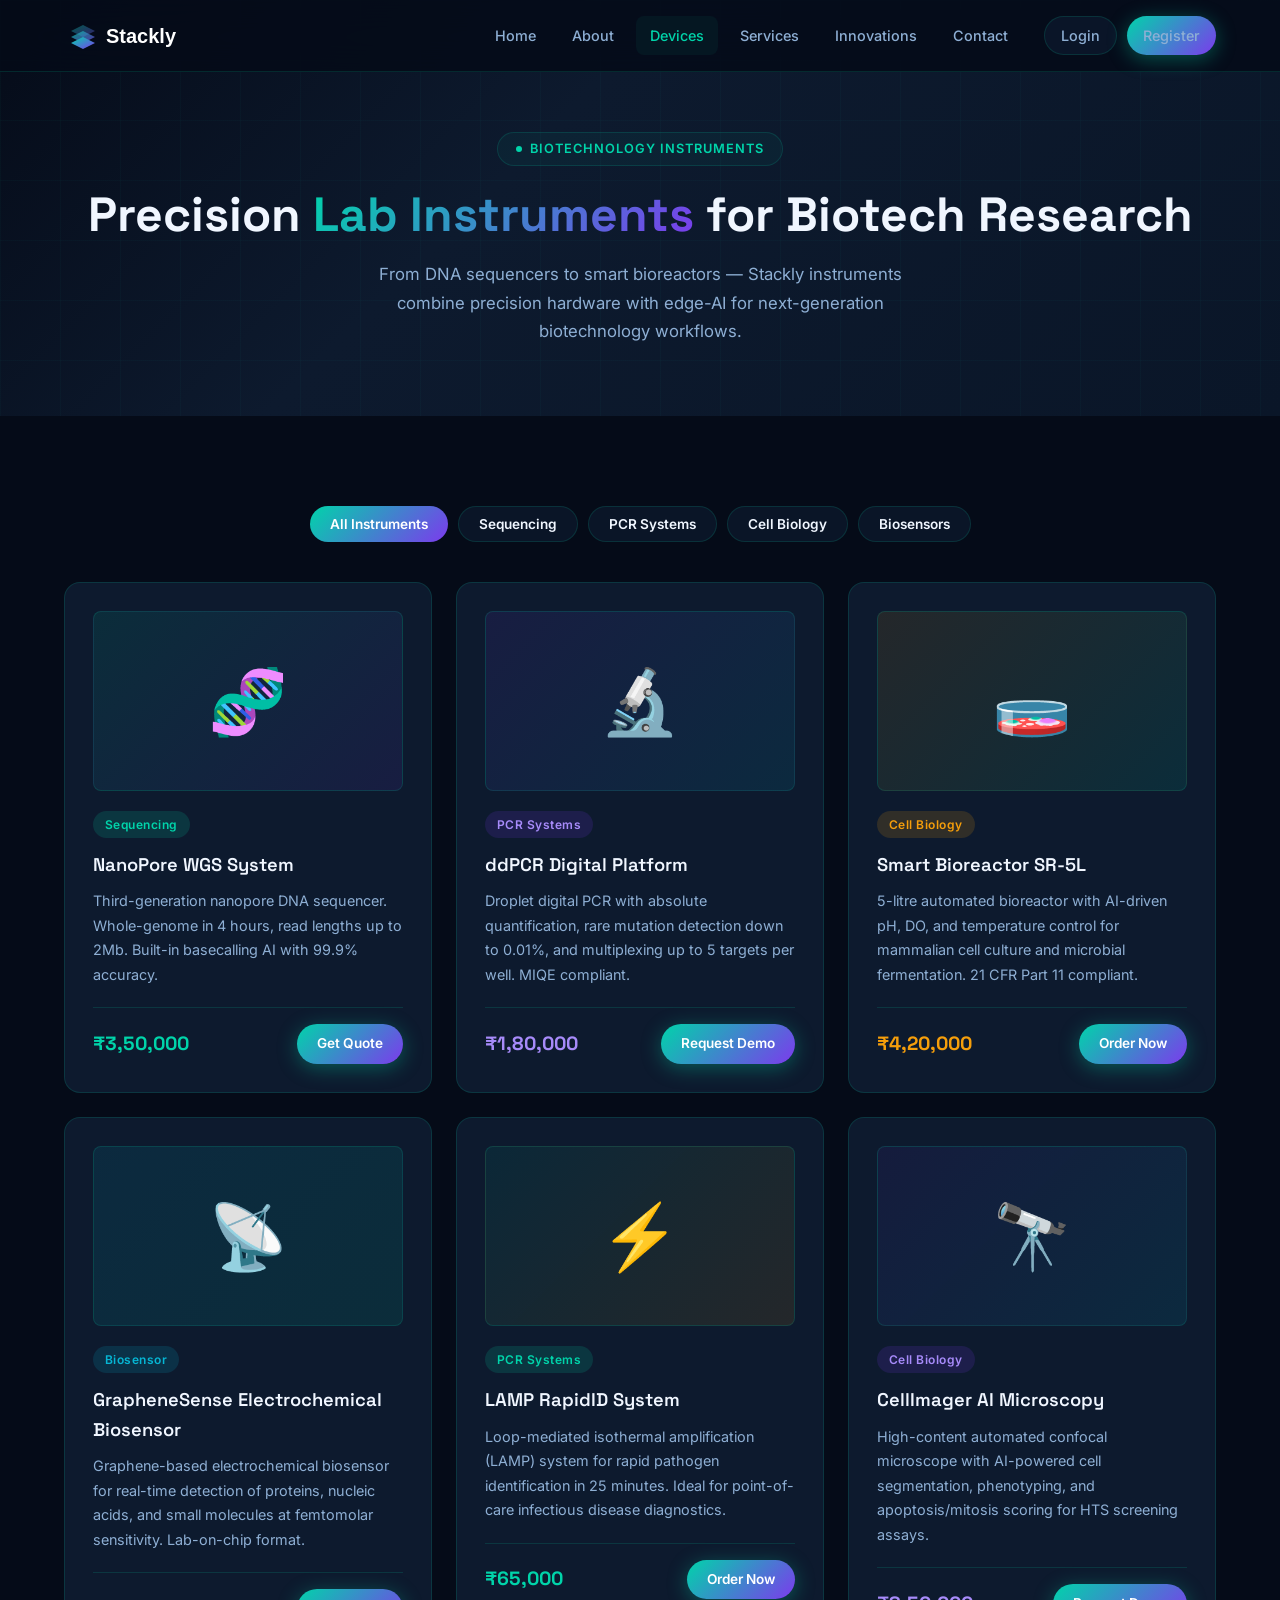
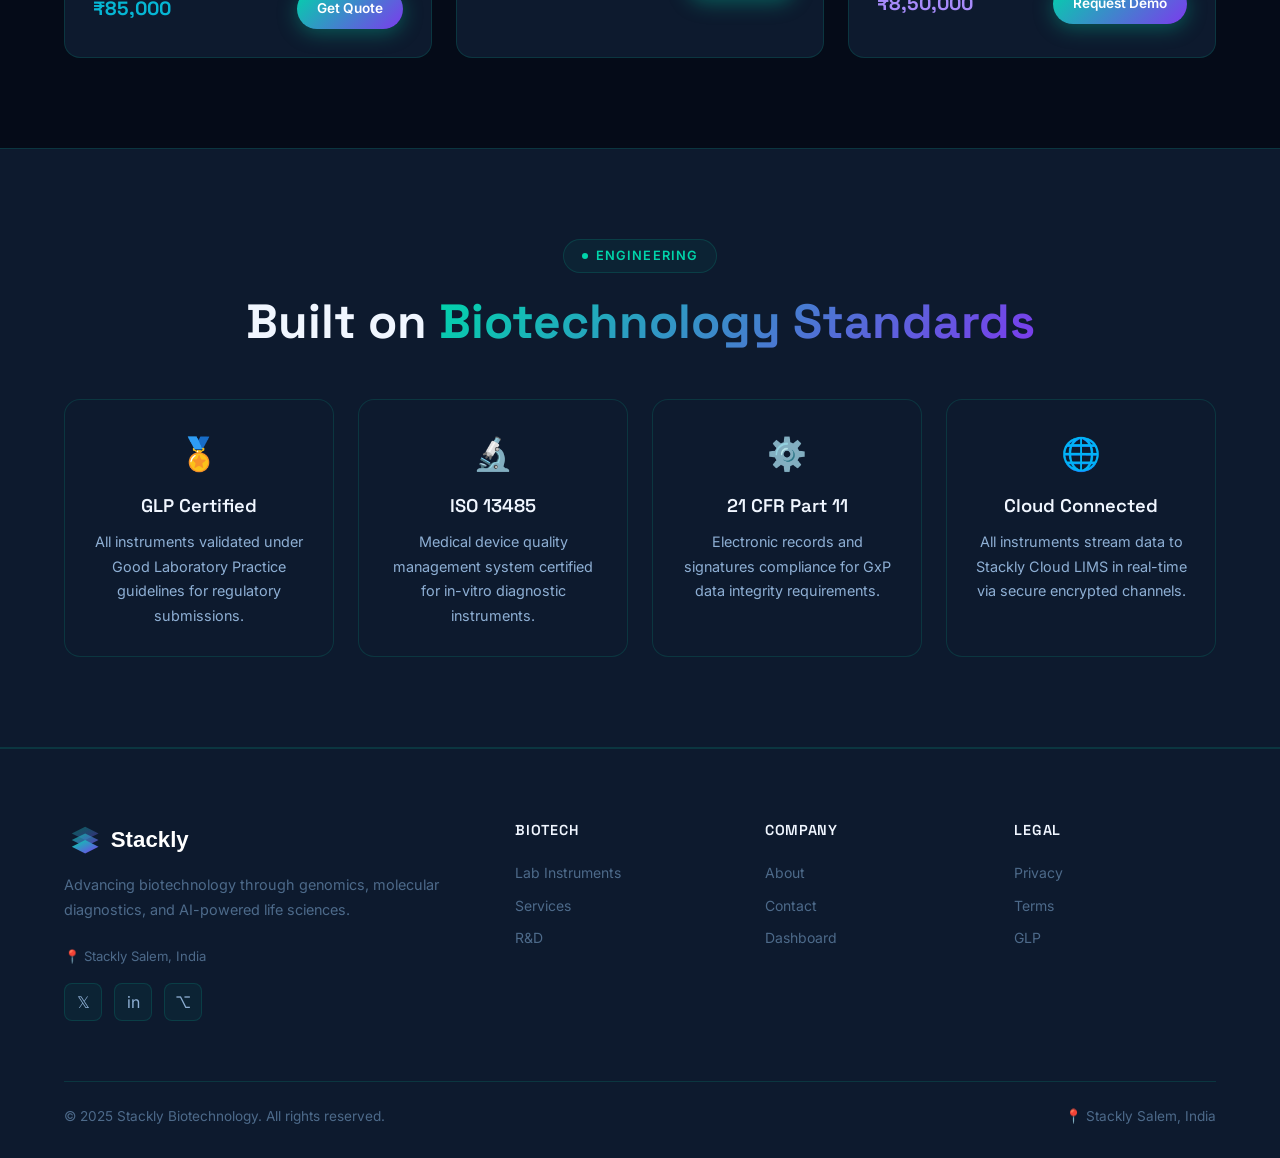
<file: devices.html>
<!DOCTYPE html>
<html lang="en">
<head>
  <meta charset="UTF-8" /><meta name="viewport" content="width=device-width, initial-scale=1.0" />
  <title>Lab Instruments & Devices — Stackly Biotechnology</title>
  <meta name="description" content="Stackly's range of precision biotechnology instruments — DNA sequencers, PCR systems, biosensors, cell culture systems, and lab automation." />
  <link rel="stylesheet" href="css/style.css" /><link rel="stylesheet" href="css/responsive.css" />
</head>
<body>
<div id="preloader"><div class="preloader-inner"><img src="logo.svg" alt="Stackly Logo" class="preloader-logo" style="height:48px; width:auto; margin:0 auto;"><div class="preloader-bar"><div class="preloader-bar-fill"></div></div></div></div>

<nav class="navbar">
  <a href="index.html" class="navbar-brand"><img src="logo.svg" alt="Stackly Logo" style="height:36px; width:auto;"></a>
  <div class="navbar-links">
    <a href="index.html">Home</a><a href="about.html">About</a>
    <a href="devices.html" class="active">Devices</a><a href="services.html">Services</a>
    <a href="innovations.html">Innovations</a><a href="contact.html">Contact</a>
    <div style="display:flex; gap:10px; margin-left:14px;">
      <a href="login.html" class="btn btn-ghost btn-sm" style="padding:7px 16px; border-radius:var(--radius-pill);">Login</a>
      <a href="register.html" class="btn btn-primary btn-sm" style="padding:7px 16px; border-radius:var(--radius-pill);">Register</a>
    </div>
  </div>
  <button class="navbar-mobile-toggle" id="mobileToggle"><span></span><span></span><span></span></button>
</nav>
<div class="navbar-mobile" id="mobileNav">
  <a href="index.html">Home</a><a href="about.html">About</a><a href="devices.html">Devices</a>
  <a href="services.html">Services</a><a href="innovations.html">Innovations</a><a href="contact.html">Contact</a>
  <div class="mobile-access-section" style="display:flex; flex-direction:column; gap:10px; padding:15px; border-top:1px solid rgba(255,255,255,0.05); margin-top:10px;">
    <a href="login.html" class="btn btn-outline" style="width:100%; justify-content:center;">Login</a>
    <a href="register.html" class="btn btn-primary" style="width:100%; justify-content:center;">Register</a>
  </div>
</div>

<section class="page-hero">
  <div class="page-hero-content">
    <div class="section-tag" style="margin:0 auto 20px;">Biotechnology Instruments</div>
    <h1 class="section-title">Precision <span>Lab Instruments</span> for Biotech Research</h1>
    <p class="section-subtitle" style="margin:0 auto;">From DNA sequencers to smart bioreactors — Stackly instruments combine precision hardware with edge-AI for next-generation biotechnology workflows.</p>
  </div>
</section>

<section class="section filterable-section" id="products">
  <div class="container">
    <div class="text-center" style="margin-bottom:40px;">
      <div class="filter-btn-group" style="display:flex;gap:10px;justify-content:center;flex-wrap:wrap;">
        <button class="btn btn-ghost btn-sm filter-btn active" data-filter="all" style="background:var(--gradient-primary);color:#fff;border:none;">All Instruments</button>
        <button class="btn btn-ghost btn-sm filter-btn" data-filter="sequencing">Sequencing</button>
        <button class="btn btn-ghost btn-sm filter-btn" data-filter="pcr">PCR Systems</button>
        <button class="btn btn-ghost btn-sm filter-btn" data-filter="cell">Cell Biology</button>
        <button class="btn btn-ghost btn-sm filter-btn" data-filter="biosensor">Biosensors</button>
      </div>
    </div>

    <div class="grid-3">
      <div class="card reveal" data-category="sequencing">
        <div style="height:180px;background:linear-gradient(135deg,rgba(0,212,170,0.1),rgba(124,58,237,0.1));border-radius:var(--radius-sm);display:flex;align-items:center;justify-content:center;font-size:4rem;margin-bottom:20px;border:1px solid var(--border);">🧬</div>
        <div class="badge badge-primary" style="margin-bottom:12px;">Sequencing</div>
        <h3 class="card-title">NanoPore WGS System</h3>
        <p class="card-text">Third-generation nanopore DNA sequencer. Whole-genome in 4 hours, read lengths up to 2Mb. Built-in basecalling AI with 99.9% accuracy.</p>
        <div style="margin-top:20px;padding-top:16px;border-top:1px solid var(--border);display:flex;justify-content:space-between;align-items:center;">
          <span style="font-size:1.2rem;font-weight:700;color:var(--primary);font-family:var(--font-heading);">₹3,50,000</span>
          <a href="login.html?type=customer" class="btn btn-primary btn-sm">Get Quote</a>
        </div>
      </div>

      <div class="card reveal reveal-delay-1" data-category="pcr">
        <div style="height:180px;background:linear-gradient(135deg,rgba(124,58,237,0.1),rgba(6,182,212,0.1));border-radius:var(--radius-sm);display:flex;align-items:center;justify-content:center;font-size:4rem;margin-bottom:20px;border:1px solid var(--border);">🔬</div>
        <div class="badge badge-purple" style="margin-bottom:12px;">PCR Systems</div>
        <h3 class="card-title">ddPCR Digital Platform</h3>
        <p class="card-text">Droplet digital PCR with absolute quantification, rare mutation detection down to 0.01%, and multiplexing up to 5 targets per well. MIQE compliant.</p>
        <div style="margin-top:20px;padding-top:16px;border-top:1px solid var(--border);display:flex;justify-content:space-between;align-items:center;">
          <span style="font-size:1.2rem;font-weight:700;color:var(--secondary-light);font-family:var(--font-heading);">₹1,80,000</span>
          <a href="login.html?type=customer" class="btn btn-primary btn-sm">Request Demo</a>
        </div>
      </div>

      <div class="card reveal reveal-delay-2" data-category="cell">
        <div style="height:180px;background:linear-gradient(135deg,rgba(245,158,11,0.1),rgba(0,212,170,0.1));border-radius:var(--radius-sm);display:flex;align-items:center;justify-content:center;font-size:4rem;margin-bottom:20px;border:1px solid var(--border);">🧫</div>
        <div class="badge badge-yellow" style="margin-bottom:12px;">Cell Biology</div>
        <h3 class="card-title">Smart Bioreactor SR-5L</h3>
        <p class="card-text">5-litre automated bioreactor with AI-driven pH, DO, and temperature control for mammalian cell culture and microbial fermentation. 21 CFR Part 11 compliant.</p>
        <div style="margin-top:20px;padding-top:16px;border-top:1px solid var(--border);display:flex;justify-content:space-between;align-items:center;">
          <span style="font-size:1.2rem;font-weight:700;color:var(--accent2);font-family:var(--font-heading);">₹4,20,000</span>
          <a href="login.html?type=customer" class="btn btn-primary btn-sm">Order Now</a>
        </div>
      </div>

      <div class="card reveal" data-category="biosensor">
        <div style="height:180px;background:linear-gradient(135deg,rgba(6,182,212,0.1),rgba(0,212,170,0.1));border-radius:var(--radius-sm);display:flex;align-items:center;justify-content:center;font-size:4rem;margin-bottom:20px;border:1px solid var(--border);">📡</div>
        <div class="badge badge-blue" style="margin-bottom:12px;">Biosensor</div>
        <h3 class="card-title">GrapheneSense Electrochemical Biosensor</h3>
        <p class="card-text">Graphene-based electrochemical biosensor for real-time detection of proteins, nucleic acids, and small molecules at femtomolar sensitivity. Lab-on-chip format.</p>
        <div style="margin-top:20px;padding-top:16px;border-top:1px solid var(--border);display:flex;justify-content:space-between;align-items:center;">
          <span style="font-size:1.2rem;font-weight:700;color:var(--accent);font-family:var(--font-heading);">₹85,000</span>
          <a href="login.html?type=customer" class="btn btn-primary btn-sm">Get Quote</a>
        </div>
      </div>

      <div class="card reveal reveal-delay-1" data-category="pcr">
        <div style="height:180px;background:linear-gradient(135deg,rgba(0,212,170,0.08),rgba(245,158,11,0.1));border-radius:var(--radius-sm);display:flex;align-items:center;justify-content:center;font-size:4rem;margin-bottom:20px;border:1px solid var(--border);">⚡</div>
        <div class="badge badge-primary" style="margin-bottom:12px;">PCR Systems</div>
        <h3 class="card-title">LAMP RapidID System</h3>
        <p class="card-text">Loop-mediated isothermal amplification (LAMP) system for rapid pathogen identification in 25 minutes. Ideal for point-of-care infectious disease diagnostics.</p>
        <div style="margin-top:20px;padding-top:16px;border-top:1px solid var(--border);display:flex;justify-content:space-between;align-items:center;">
          <span style="font-size:1.2rem;font-weight:700;color:var(--primary);font-family:var(--font-heading);">₹65,000</span>
          <a href="login.html?type=customer" class="btn btn-primary btn-sm">Order Now</a>
        </div>
      </div>

      <div class="card reveal reveal-delay-2" data-category="cell">
        <div style="height:180px;background:linear-gradient(135deg,rgba(124,58,237,0.08),rgba(6,182,212,0.1));border-radius:var(--radius-sm);display:flex;align-items:center;justify-content:center;font-size:4rem;margin-bottom:20px;border:1px solid var(--border);">🔭</div>
        <div class="badge badge-purple" style="margin-bottom:12px;">Cell Biology</div>
        <h3 class="card-title">CellImager AI Microscopy</h3>
        <p class="card-text">High-content automated confocal microscope with AI-powered cell segmentation, phenotyping, and apoptosis/mitosis scoring for HTS screening assays.</p>
        <div style="margin-top:20px;padding-top:16px;border-top:1px solid var(--border);display:flex;justify-content:space-between;align-items:center;">
          <span style="font-size:1.2rem;font-weight:700;color:var(--secondary-light);font-family:var(--font-heading);">₹8,50,000</span>
          <a href="login.html?type=customer" class="btn btn-primary btn-sm">Request Demo</a>
        </div>
      </div>
    </div>
  </div>
</section>

<section class="section" style="background:var(--bg-card);border-top:1px solid var(--border);border-bottom:1px solid var(--border);">
  <div class="container">
    <div class="text-center reveal">
      <div class="section-tag">Engineering</div>
      <h2 class="section-title">Built on <span>Biotechnology Standards</span></h2>
    </div>
    <div class="grid-4" style="margin-top:48px;">
      <div class="card reveal text-center"><div style="font-size:2rem;margin-bottom:12px;">🏅</div><h4 class="card-title">GLP Certified</h4><p class="card-text">All instruments validated under Good Laboratory Practice guidelines for regulatory submissions.</p></div>
      <div class="card reveal reveal-delay-1 text-center"><div style="font-size:2rem;margin-bottom:12px;">🔬</div><h4 class="card-title">ISO 13485</h4><p class="card-text">Medical device quality management system certified for in-vitro diagnostic instruments.</p></div>
      <div class="card reveal reveal-delay-2 text-center"><div style="font-size:2rem;margin-bottom:12px;">⚙️</div><h4 class="card-title">21 CFR Part 11</h4><p class="card-text">Electronic records and signatures compliance for GxP data integrity requirements.</p></div>
      <div class="card reveal reveal-delay-3 text-center"><div style="font-size:2rem;margin-bottom:12px;">🌐</div><h4 class="card-title">Cloud Connected</h4><p class="card-text">All instruments stream data to Stackly Cloud LIMS in real-time via secure encrypted channels.</p></div>
    </div>
  </div>
</section>



<footer><div class="container-wide">
  <div class="footer-grid">
    <div><img src="logo.svg" alt="Stackly" class="footer-brand" style="height:40px; width:auto; margin-bottom:14px;"><p class="footer-desc">Advancing biotechnology through genomics, molecular diagnostics, and AI-powered life sciences.</p><p style="font-size:.82rem;color:var(--text-muted);margin-bottom:16px;">📍 Stackly Salem, India</p><div class="footer-socials"><a href="404.html" class="footer-social-btn">𝕏</a><a href="404.html" class="footer-social-btn">in</a><a href="404.html" class="footer-social-btn">⌥</a></div></div>
    <div><div class="footer-col-title">Biotech</div><div class="footer-links"><a href="devices.html">Lab Instruments</a><a href="services.html">Services</a><a href="innovations.html">R&D</a></div></div>
    <div><div class="footer-col-title">Company</div><div class="footer-links"><a href="about.html">About</a><a href="contact.html">Contact</a><a href="dashboard.html">Dashboard</a></div></div>
    <div><div class="footer-col-title">Legal</div><div class="footer-links"><a href="404.html">Privacy</a><a href="404.html">Terms</a><a href="404.html">GLP</a></div></div>
  </div>
  <div class="footer-bottom"><span>© 2025 Stackly Biotechnology. All rights reserved.</span><span>📍 Stackly Salem, India</span></div>
</div></footer>
<button id="scrollTop">↑</button>
<script src="js/main.js"></script>
<script>
  const dt=document.getElementById('dropdownTrigger'),nd=document.getElementById('navDropdown');
  if(dt){dt.addEventListener('click',e=>{e.stopPropagation();nd.classList.toggle('open')});document.addEventListener('click',()=>nd.classList.remove('open'));}
  document.querySelectorAll('.filter-btn').forEach(btn=>{btn.addEventListener('click',()=>{document.querySelectorAll('.filter-btn').forEach(b=>{b.style.background='';b.style.color='';b.style.border='';});btn.style.background='var(--gradient-primary)';btn.style.color='#fff';btn.style.border='none';});});
</script>
</body></html>
</file>
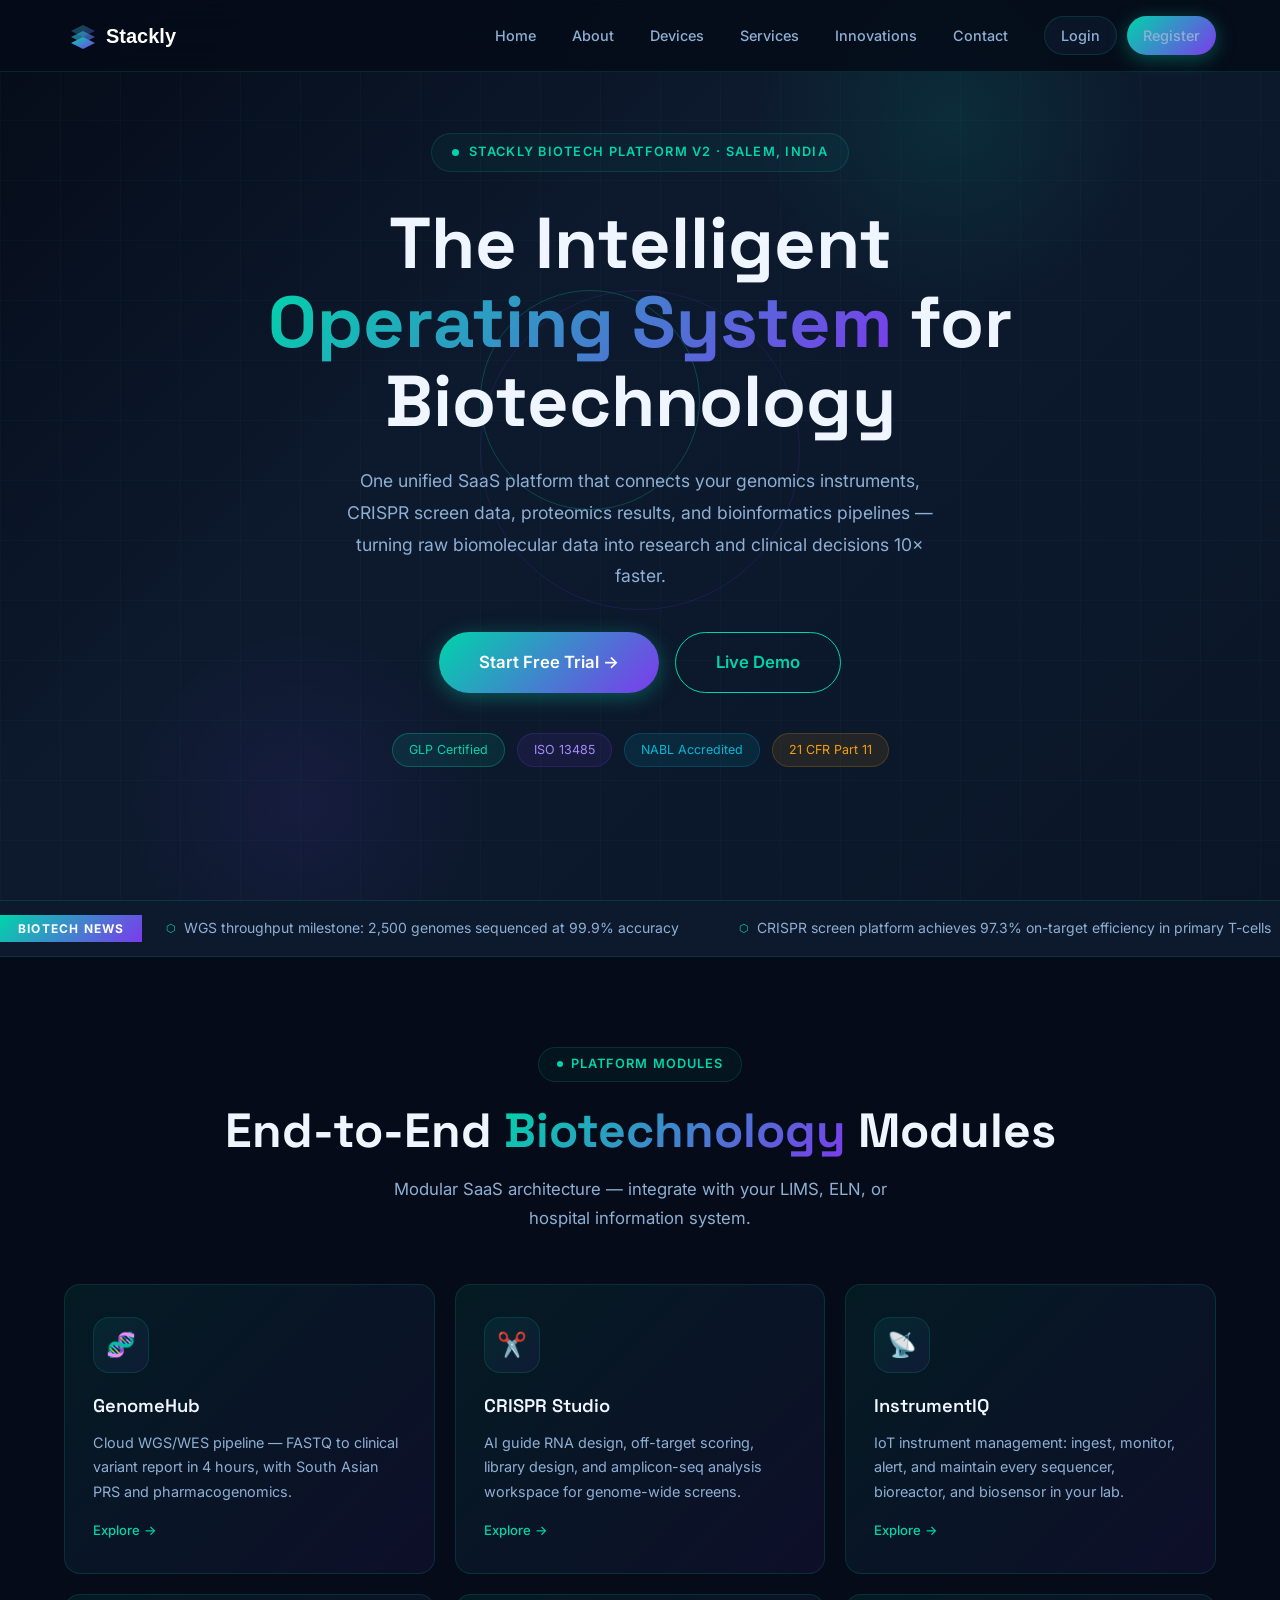
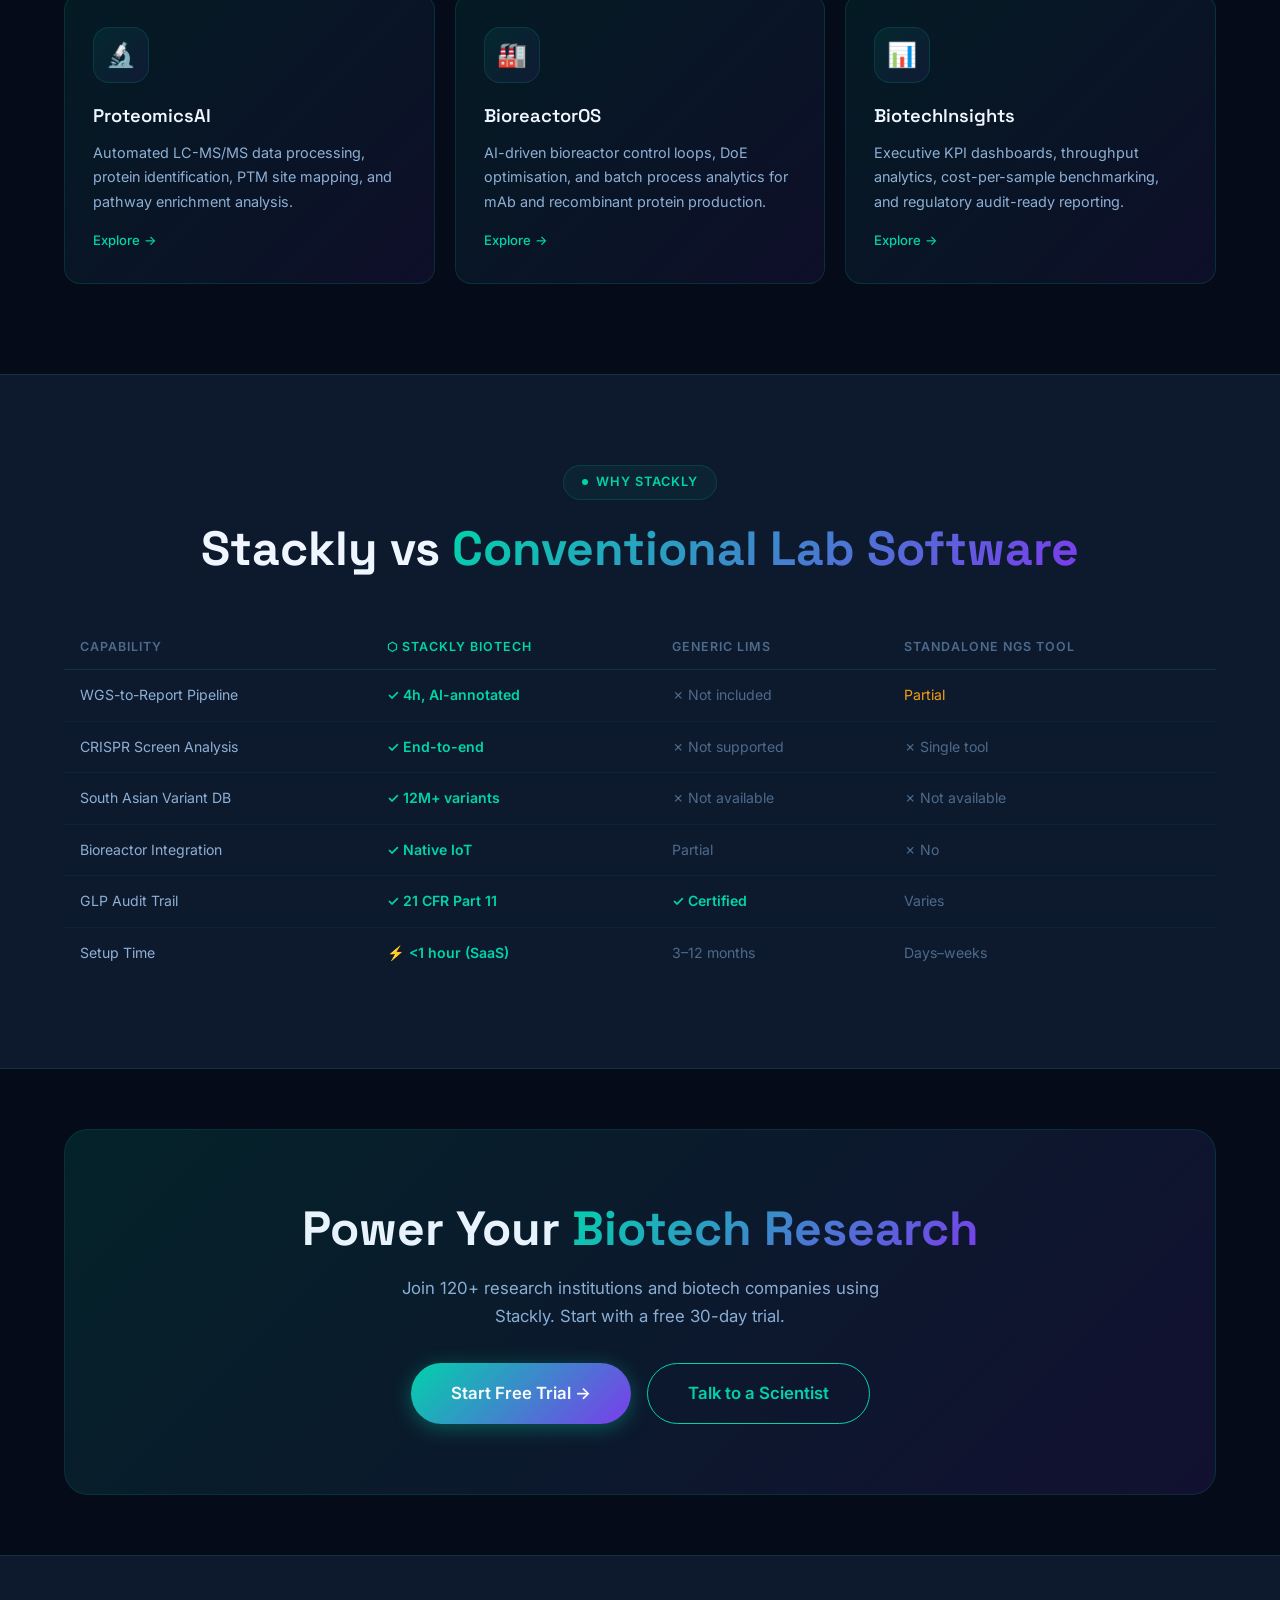
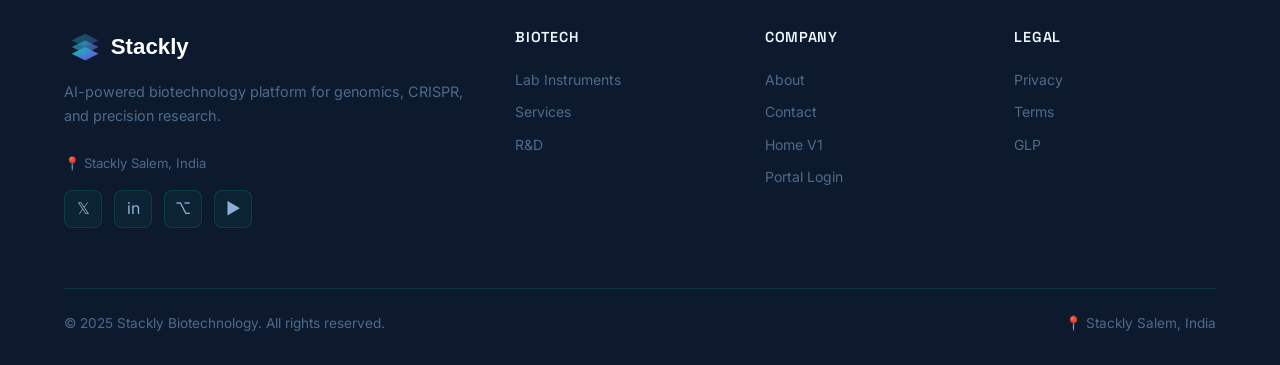
<file: home2.html>
<!DOCTYPE html>
<html lang="en">
<head>
  <meta charset="UTF-8" /><meta name="viewport" content="width=device-width, initial-scale=1.0" />
  <title>Stackly — Platform V2 | Advanced Biotechnology</title>
  <meta name="description" content="Stackly Platform V2 — unified AI biotechnology platform for genomics, CRISPR, biosensors, and precision medicine at scale." />
  <link rel="stylesheet" href="css/style.css" /><link rel="stylesheet" href="css/responsive.css" />
  <style>
    .rotating-ring{width:220px;height:220px;border-radius:50%;border:1.5px solid rgba(0,212,170,0.25);position:absolute;animation:spin 18s linear infinite;}
    .rotating-ring2{width:320px;height:320px;border-radius:50%;border:1.5px solid rgba(124,58,237,0.15);position:absolute;animation:spin 30s linear infinite reverse;}
    @keyframes spin{from{transform:rotate(0deg);}to{transform:rotate(360deg);}}
    .hero2{min-height:100vh;display:flex;align-items:center;justify-content:center;text-align:center;padding:calc(var(--nav-height)+60px) 5% 80px;background:var(--gradient-hero);position:relative;overflow:hidden;}
    .hero2::before{content:'';position:absolute;inset:0;background-image:linear-gradient(rgba(0,212,170,0.03) 1px,transparent 1px),linear-gradient(90deg,rgba(0,212,170,0.03) 1px,transparent 1px);background-size:60px 60px;}
    .tech-grid{display:grid;grid-template-columns:repeat(auto-fill,minmax(280px,1fr));gap:20px;}
  </style>
</head>
<body>
<div id="preloader"><div class="preloader-inner"><img src="logo.svg" alt="Stackly Logo" class="preloader-logo" style="height:48px; width:auto; margin:0 auto;"><div class="preloader-bar"><div class="preloader-bar-fill"></div></div></div></div>
<nav class="navbar">
  <a href="index.html" class="navbar-brand"><img src="logo.svg" alt="Stackly Logo" style="height:36px; width:auto;"></a>
  <div class="navbar-links">
    <a href="index.html">Home</a><a href="about.html">About</a><a href="devices.html">Devices</a>
    <a href="services.html">Services</a><a href="innovations.html">Innovations</a><a href="contact.html">Contact</a>
    <div style="display:flex; gap:10px; margin-left:14px;">
      <a href="login.html" class="btn btn-ghost btn-sm" style="padding:7px 16px; border-radius:var(--radius-pill);">Login</a>
      <a href="register.html" class="btn btn-primary btn-sm" style="padding:7px 16px; border-radius:var(--radius-pill);">Register</a>
    </div>
  </div>
  <button class="navbar-mobile-toggle" id="mobileToggle"><span></span><span></span><span></span></button>
</nav>
<div class="navbar-mobile" id="mobileNav">
  <a href="index.html">Home</a><a href="about.html">About</a><a href="devices.html">Devices</a>
  <a href="services.html">Services</a><a href="innovations.html">Innovations</a><a href="contact.html">Contact</a>
  <div class="mobile-access-section" style="display:flex; flex-direction:column; gap:10px; padding:15px; border-top:1px solid rgba(255,255,255,0.05); margin-top:10px;">
    <a href="login.html" class="btn btn-outline" style="width:100%; justify-content:center;">Login</a>
    <a href="register.html" class="btn btn-primary" style="width:100%; justify-content:center;">Register</a>
  </div>
</div>

<section class="hero2">
  <div style="position:absolute;left:50%;top:50%;transform:translate(-50%,-50%);pointer-events:none;z-index:0;">
    <div class="rotating-ring"></div>
    <div class="rotating-ring2" style="position:relative"></div>
  </div>
  <div style="position:absolute;top:-80px;right:10%;width:400px;height:400px;background:radial-gradient(circle,rgba(0,212,170,0.1) 0%,transparent 70%);pointer-events:none;border-radius:50%;"></div>
  <div style="position:absolute;bottom:-80px;left:10%;width:350px;height:350px;background:radial-gradient(circle,rgba(124,58,237,0.09) 0%,transparent 70%);pointer-events:none;border-radius:50%;"></div>

  <div style="position:relative;z-index:2;max-width:800px;">
    <div class="hero-label" style="display:inline-flex;margin-bottom:32px;"><span class="dot"></span>Stackly Biotech Platform V2 · Salem, India</div>
    <h1 class="hero-title">The Intelligent <span class="gradient-text">Operating System</span> for Biotechnology</h1>
    <p class="hero-desc" style="max-width:620px;margin:0 auto 40px;">One unified SaaS platform that connects your genomics instruments, CRISPR screen data, proteomics results, and bioinformatics pipelines — turning raw biomolecular data into research and clinical decisions 10× faster.</p>
    <div style="display:flex;gap:16px;justify-content:center;flex-wrap:wrap;">
      <a href="login.html" class="btn btn-primary btn-lg">Start Free Trial →</a>
      <a href="dashboard.html" class="btn btn-outline btn-lg">Live Demo</a>
    </div>
    <div style="display:flex;gap:12px;justify-content:center;flex-wrap:wrap;margin-top:40px;">
      <span style="background:rgba(0,212,170,0.1);border:1px solid rgba(0,212,170,0.3);border-radius:var(--radius-pill);padding:6px 16px;font-size:0.78rem;color:var(--primary);">GLP Certified</span>
      <span style="background:rgba(124,58,237,0.1);border:1px solid rgba(124,58,237,0.2);border-radius:var(--radius-pill);padding:6px 16px;font-size:0.78rem;color:var(--secondary-light);">ISO 13485</span>
      <span style="background:rgba(6,182,212,0.1);border:1px solid rgba(6,182,212,0.2);border-radius:var(--radius-pill);padding:6px 16px;font-size:0.78rem;color:var(--accent);">NABL Accredited</span>
      <span style="background:rgba(245,158,11,0.1);border:1px solid rgba(245,158,11,0.2);border-radius:var(--radius-pill);padding:6px 16px;font-size:0.78rem;color:var(--accent2);">21 CFR Part 11</span>
    </div>
  </div>
</section>

<div class="ticker-wrap"><div class="ticker-label">Biotech News</div><div style="overflow:hidden;flex:1;"><div class="ticker-track">
  <span class="ticker-item">WGS throughput milestone: 2,500 genomes sequenced at 99.9% accuracy</span>
  <span class="ticker-item">CRISPR screen platform achieves 97.3% on-target efficiency in primary T-cells</span>
  <span class="ticker-item">South Asian variant database expanded to 12M+ SNP catalogue</span>
  <span class="ticker-item">GrapheneSense biosensor detects troponin at femtomolar sensitivity</span>
  <span class="ticker-item">WGS throughput milestone: 2,500 genomes sequenced at 99.9% accuracy</span>
  <span class="ticker-item">CRISPR screen platform achieves 97.3% on-target efficiency in primary T-cells</span>
  <span class="ticker-item">South Asian variant database expanded to 12M+ SNP catalogue</span>
  <span class="ticker-item">GrapheneSense biosensor detects troponin at femtomolar sensitivity</span>
</div></div></div>

<section class="section">
  <div class="container">
    <div class="text-center reveal">
      <div class="section-tag">Platform Modules</div>
      <h2 class="section-title">End-to-End <span>Biotechnology</span> Modules</h2>
      <p class="section-subtitle">Modular SaaS architecture — integrate with your LIMS, ELN, or hospital information system.</p>
    </div>
    <div class="tech-grid" style="margin-top:52px;">
      <div class="feature-card reveal"><div class="card-icon">🧬</div><h3 class="card-title">GenomeHub</h3><p class="card-text">Cloud WGS/WES pipeline — FASTQ to clinical variant report in 4 hours, with South Asian PRS and pharmacogenomics.</p><div style="margin-top:16px;font-size:0.82rem;color:var(--primary);font-weight:500;">Explore →</div></div>
      <div class="feature-card reveal reveal-delay-1"><div class="card-icon">✂️</div><h3 class="card-title">CRISPR Studio</h3><p class="card-text">AI guide RNA design, off-target scoring, library design, and amplicon-seq analysis workspace for genome-wide screens.</p><div style="margin-top:16px;font-size:0.82rem;color:var(--primary);font-weight:500;">Explore →</div></div>
      <div class="feature-card reveal reveal-delay-2"><div class="card-icon">📡</div><h3 class="card-title">InstrumentIQ</h3><p class="card-text">IoT instrument management: ingest, monitor, alert, and maintain every sequencer, bioreactor, and biosensor in your lab.</p><div style="margin-top:16px;font-size:0.82rem;color:var(--primary);font-weight:500;">Explore →</div></div>
      <div class="feature-card reveal"><div class="card-icon">🔬</div><h3 class="card-title">ProteomicsAI</h3><p class="card-text">Automated LC-MS/MS data processing, protein identification, PTM site mapping, and pathway enrichment analysis.</p><div style="margin-top:16px;font-size:0.82rem;color:var(--primary);font-weight:500;">Explore →</div></div>
      <div class="feature-card reveal reveal-delay-1"><div class="card-icon">🏭</div><h3 class="card-title">BioreactorOS</h3><p class="card-text">AI-driven bioreactor control loops, DoE optimisation, and batch process analytics for mAb and recombinant protein production.</p><div style="margin-top:16px;font-size:0.82rem;color:var(--primary);font-weight:500;">Explore →</div></div>
      <div class="feature-card reveal reveal-delay-2"><div class="card-icon">📊</div><h3 class="card-title">BiotechInsights</h3><p class="card-text">Executive KPI dashboards, throughput analytics, cost-per-sample benchmarking, and regulatory audit-ready reporting.</p><div style="margin-top:16px;font-size:0.82rem;color:var(--primary);font-weight:500;">Explore →</div></div>
    </div>
  </div>
</section>

<section class="section" style="background:var(--bg-card);border-top:1px solid var(--border);border-bottom:1px solid var(--border);">
  <div class="container">
    <div class="text-center reveal"><div class="section-tag">Why Stackly</div><h2 class="section-title">Stackly vs <span>Conventional Lab Software</span></h2></div>
    <div style="margin-top:48px;overflow-x:auto;">
      <table class="data-table" style="min-width:600px;">
        <thead><tr><th>Capability</th><th style="color:var(--primary);">⬡ Stackly Biotech</th><th>Generic LIMS</th><th>Standalone NGS Tool</th></tr></thead>
        <tbody>
          <tr><td>WGS-to-Report Pipeline</td><td style="color:var(--primary);font-weight:600;">✓ 4h, AI-annotated</td><td style="color:var(--text-muted);">✗ Not included</td><td style="color:var(--accent2);">Partial</td></tr>
          <tr><td>CRISPR Screen Analysis</td><td style="color:var(--primary);font-weight:600;">✓ End-to-end</td><td style="color:var(--text-muted);">✗ Not supported</td><td style="color:var(--text-muted);">✗ Single tool</td></tr>
          <tr><td>South Asian Variant DB</td><td style="color:var(--primary);font-weight:600;">✓ 12M+ variants</td><td style="color:var(--text-muted);">✗ Not available</td><td style="color:var(--text-muted);">✗ Not available</td></tr>
          <tr><td>Bioreactor Integration</td><td style="color:var(--primary);font-weight:600;">✓ Native IoT</td><td style="color:var(--text-muted);">Partial</td><td style="color:var(--text-muted);">✗ No</td></tr>
          <tr><td>GLP Audit Trail</td><td style="color:var(--primary);font-weight:600;">✓ 21 CFR Part 11</td><td style="color:var(--primary);font-weight:600;">✓ Certified</td><td style="color:var(--text-muted);">Varies</td></tr>
          <tr><td>Setup Time</td><td style="color:var(--primary);font-weight:600;">⚡ &lt;1 hour (SaaS)</td><td style="color:var(--text-muted);">3–12 months</td><td style="color:var(--text-muted);">Days–weeks</td></tr>
        </tbody>
      </table>
    </div>
  </div>
</section>

<section class="section-sm"><div class="container"><div class="cta-banner reveal text-center">
  <h2 class="section-title">Power Your <span>Biotech Research</span></h2>
  <p class="section-subtitle" style="margin:0 auto 32px;">Join 120+ research institutions and biotech companies using Stackly. Start with a free 30-day trial.</p>
  <div style="display:flex;gap:16px;justify-content:center;flex-wrap:wrap;">
    <a href="login.html" class="btn btn-primary btn-lg">Start Free Trial →</a>
    <a href="contact.html" class="btn btn-outline btn-lg">Talk to a Scientist</a>
  </div>
</div></div></section>

<footer><div class="container-wide">
  <div class="footer-grid">
    <div><img src="logo.svg" alt="Stackly" class="footer-brand" style="height:40px; width:auto; margin-bottom:14px;"><p class="footer-desc">AI-powered biotechnology platform for genomics, CRISPR, and precision research.</p><p style="font-size:.82rem;color:var(--text-muted);margin-bottom:16px;">📍 Stackly Salem, India</p><div class="footer-socials"><a href="404.html" class="footer-social-btn">𝕏</a><a href="404.html" class="footer-social-btn">in</a><a href="404.html" class="footer-social-btn">⌥</a><a href="404.html" class="footer-social-btn">▶</a></div></div>
    <div><div class="footer-col-title">Biotech</div><div class="footer-links"><a href="devices.html">Lab Instruments</a><a href="services.html">Services</a><a href="innovations.html">R&D</a></div></div>
    <div><div class="footer-col-title">Company</div><div class="footer-links"><a href="about.html">About</a><a href="contact.html">Contact</a><a href="index.html">Home V1</a><a href="login.html">Portal Login</a></div></div>
    <div><div class="footer-col-title">Legal</div><div class="footer-links"><a href="404.html">Privacy</a><a href="404.html">Terms</a><a href="404.html">GLP</a></div></div>
  </div>
  <div class="footer-bottom"><span>© 2025 Stackly Biotechnology. All rights reserved.</span><span>📍 Stackly Salem, India</span></div>
</div></footer>
<button id="scrollTop">↑</button>
<script src="js/main.js"></script>
<script>
  const dt=document.getElementById('dropdownTrigger'),nd=document.getElementById('navDropdown');
  if(dt){dt.addEventListener('click',e=>{e.stopPropagation();nd.classList.toggle('open')});document.addEventListener('click',()=>nd.classList.remove('open'));}
</script>
</body></html>
</file>
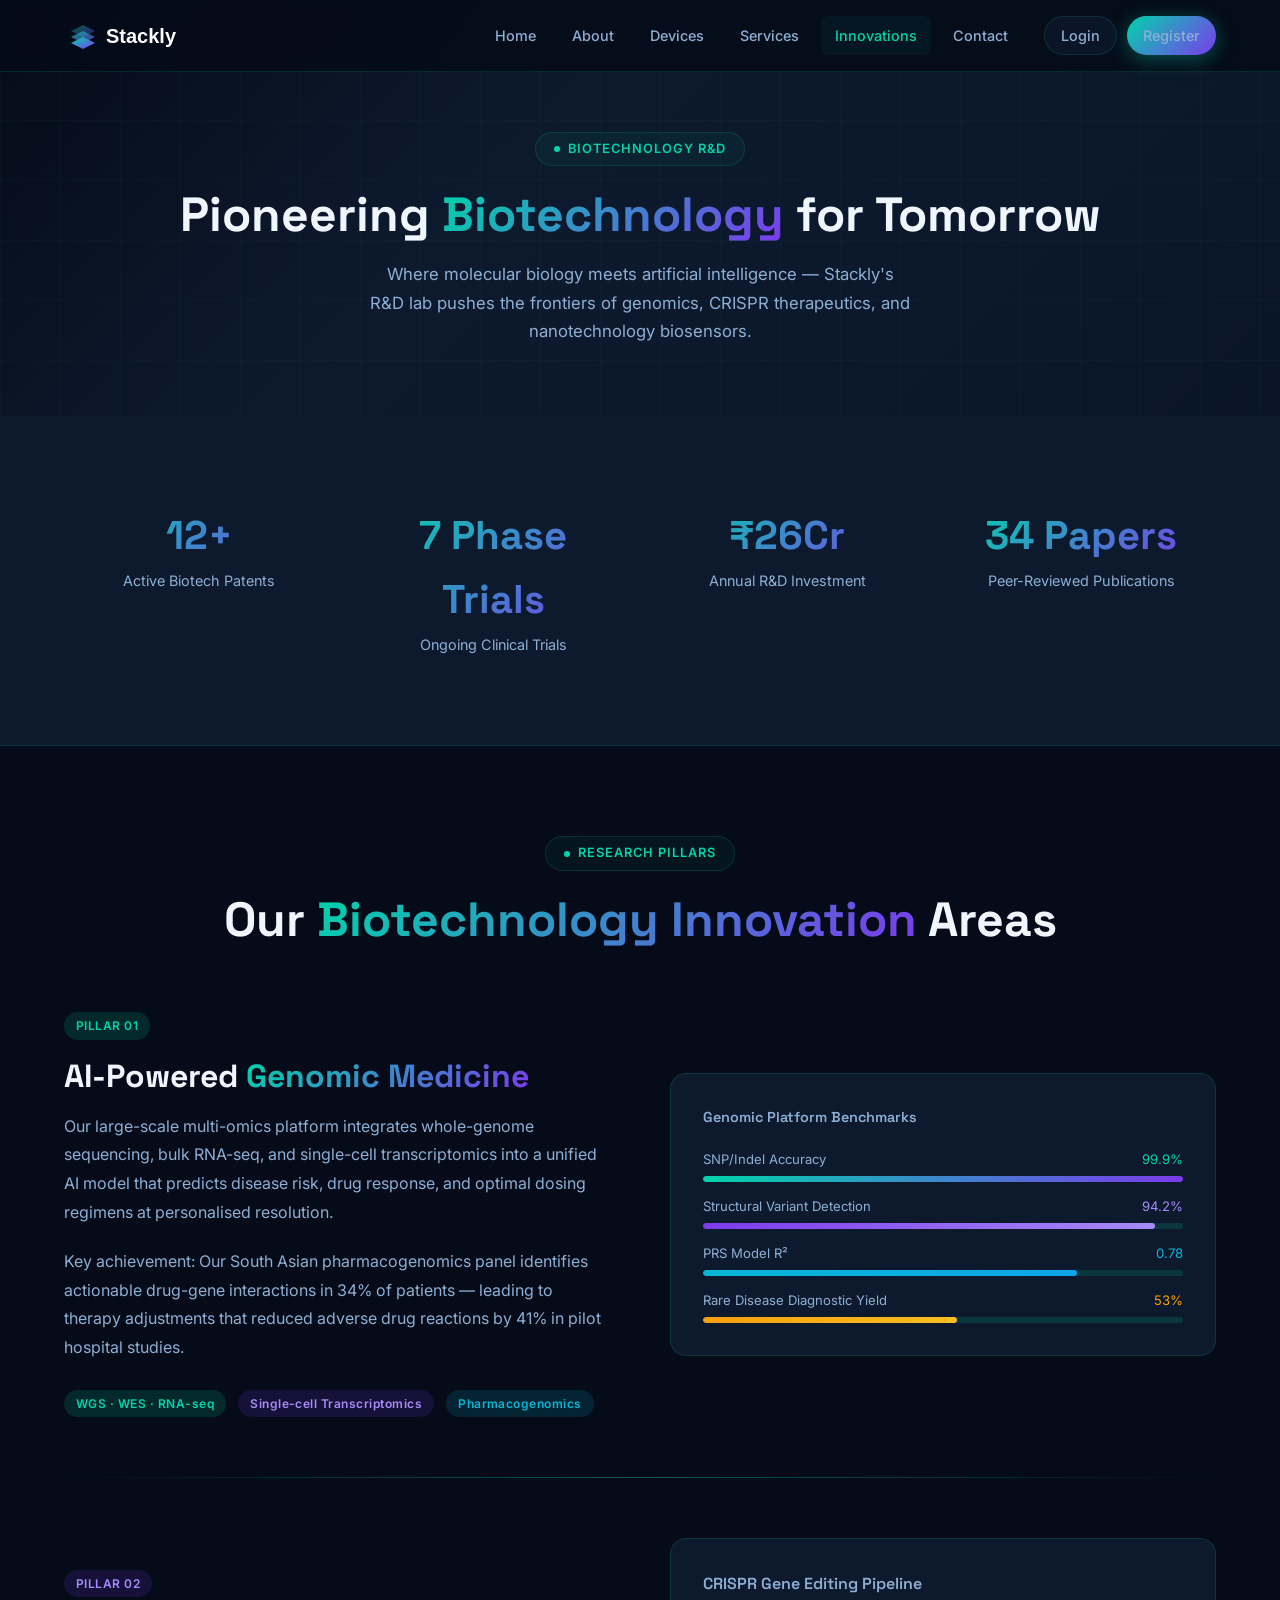
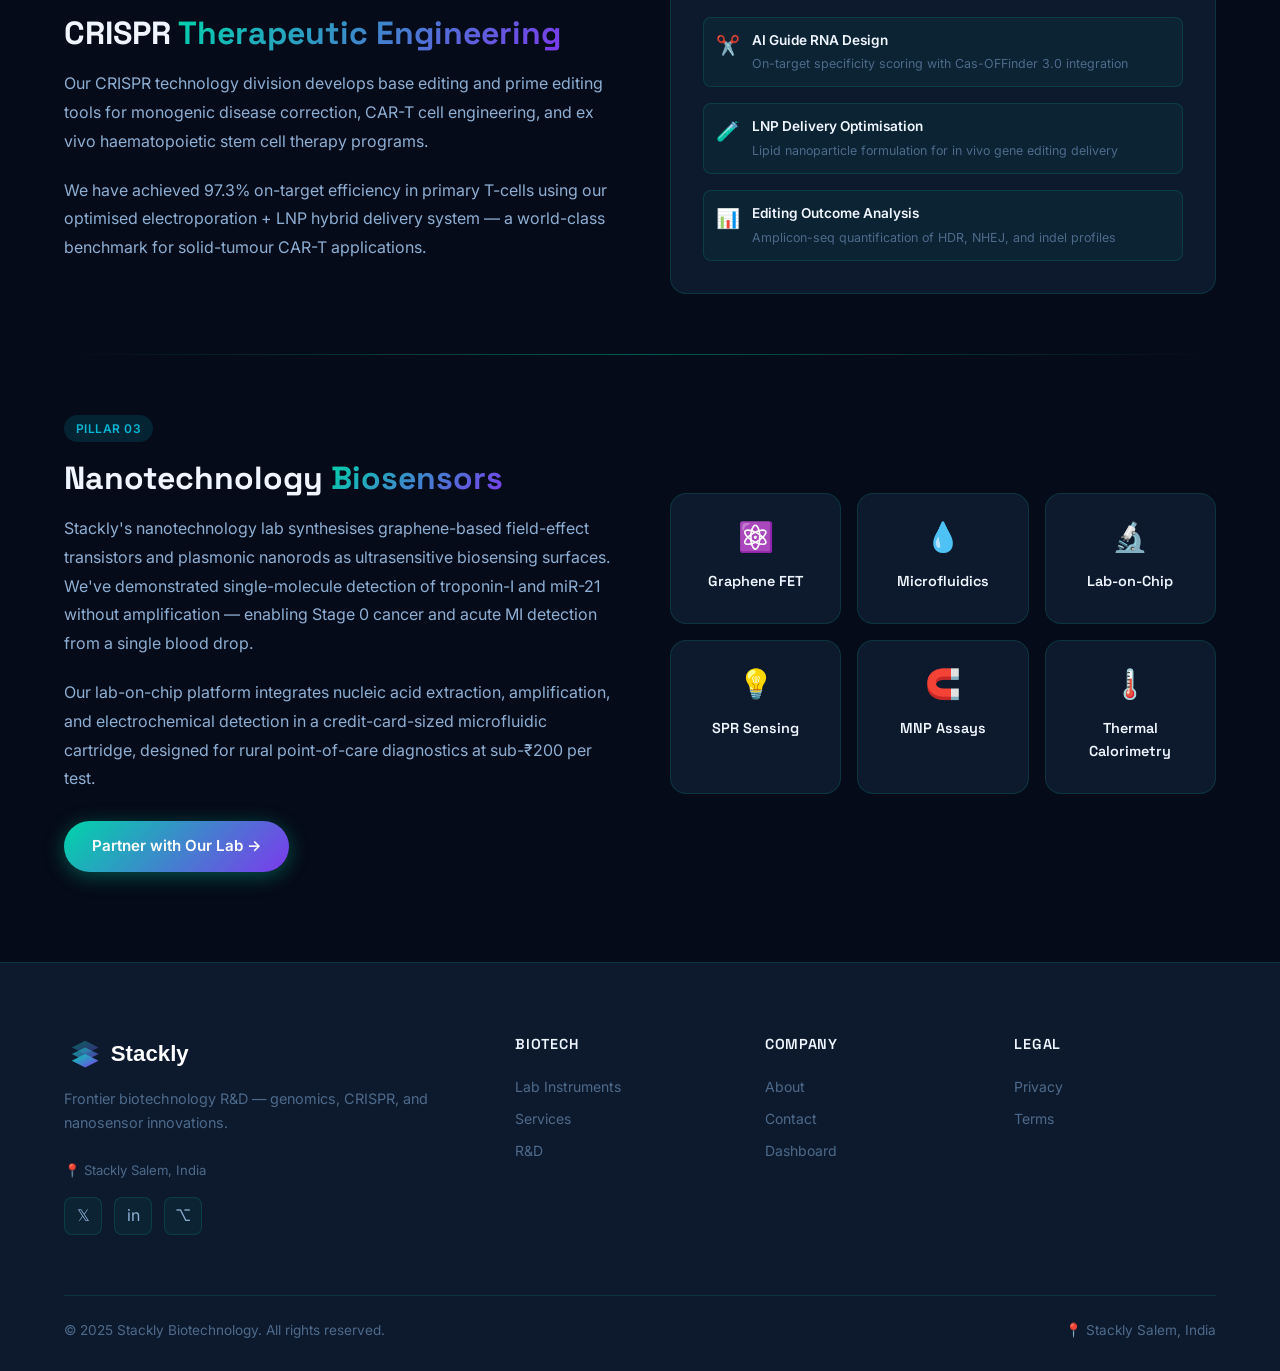
<file: innovations.html>
<!DOCTYPE html>
<html lang="en">
<head>
  <meta charset="UTF-8" /><meta name="viewport" content="width=device-width, initial-scale=1.0" />
  <title>Biotechnology Innovation Research — Stackly</title>
  <meta name="description" content="Explore Stackly's biotechnology R&D: AI diagnostics, precision genomics, nanotechnology biosensors, and synthetic biology innovations." />
  <link rel="stylesheet" href="css/style.css" /><link rel="stylesheet" href="css/responsive.css" />
</head>
<body>
<div id="preloader"><div class="preloader-inner"><img src="logo.svg" alt="Stackly Logo" class="preloader-logo" style="height:48px; width:auto; margin:0 auto;"><div class="preloader-bar"><div class="preloader-bar-fill"></div></div></div></div>
<nav class="navbar">
  <a href="index.html" class="navbar-brand"><img src="logo.svg" alt="Stackly Logo" style="height:36px; width:auto;"></a>
  <div class="navbar-links">
    <a href="index.html">Home</a><a href="about.html">About</a><a href="devices.html">Devices</a>
    <a href="services.html">Services</a><a href="innovations.html" class="active">Innovations</a>
    <a href="contact.html">Contact</a>
    <div style="display:flex; gap:10px; margin-left:14px;">
      <a href="login.html" class="btn btn-ghost btn-sm" style="padding:7px 16px; border-radius:var(--radius-pill);">Login</a>
      <a href="register.html" class="btn btn-primary btn-sm" style="padding:7px 16px; border-radius:var(--radius-pill);">Register</a>
    </div>
  </div>
  <button class="navbar-mobile-toggle" id="mobileToggle"><span></span><span></span><span></span></button>
</nav>
<div class="navbar-mobile" id="mobileNav">
  <a href="index.html">Home</a><a href="about.html">About</a><a href="devices.html">Devices</a>
  <a href="services.html">Services</a><a href="innovations.html">Innovations</a><a href="contact.html">Contact</a>
  <div class="mobile-access-section" style="display:flex; flex-direction:column; gap:10px; padding:15px; border-top:1px solid rgba(255,255,255,0.05); margin-top:10px;">
    <a href="login.html" class="btn btn-outline" style="width:100%; justify-content:center;">Login</a>
    <a href="register.html" class="btn btn-primary" style="width:100%; justify-content:center;">Register</a>
  </div>
</div>

<section class="page-hero">
  <div class="page-hero-content">
    <div class="section-tag" style="margin:0 auto 20px;">Biotechnology R&D</div>
    <h1 class="section-title">Pioneering <span>Biotechnology</span> for Tomorrow</h1>
    <p class="section-subtitle" style="margin:0 auto;">Where molecular biology meets artificial intelligence — Stackly's R&D lab pushes the frontiers of genomics, CRISPR therapeutics, and nanotechnology biosensors.</p>
  </div>
</section>

<section class="section-sm" style="background:var(--bg-card);border-bottom:1px solid var(--border);">
  <div class="container">
    <div class="grid-4">
      <div class="stat-block reveal"><span class="stat-value" data-target="15" data-suffix="+">0+</span><span class="stat-label">Active Biotech Patents</span></div>
      <div class="stat-block reveal reveal-delay-1"><span class="stat-value" data-target="8" data-suffix=" Phase Trials">0</span><span class="stat-label">Ongoing Clinical Trials</span></div>
      <div class="stat-block reveal reveal-delay-2"><span class="stat-value" data-target="32" data-prefix="₹" data-suffix="Cr">₹0Cr</span><span class="stat-label">Annual R&D Investment</span></div>
      <div class="stat-block reveal reveal-delay-3"><span class="stat-value" data-target="42" data-suffix=" Papers">0</span><span class="stat-label">Peer-Reviewed Publications</span></div>
    </div>
  </div>
</section>

<section class="section">
  <div class="container">
    <div class="text-center reveal">
      <div class="section-tag">Research Pillars</div>
      <h2 class="section-title">Our <span>Biotechnology Innovation</span> Areas</h2>
    </div>

    <!-- AI Genomics -->
    <div class="grid-2" style="gap:60px;margin-top:64px;align-items:center;">
      <div class="reveal">
        <span class="badge badge-primary" style="margin-bottom:16px;">PILLAR 01</span>
        <h3 style="font-family:var(--font-heading);font-size:2rem;font-weight:700;margin-bottom:16px;line-height:1.25;">AI-Powered <span style="background:var(--gradient-primary);-webkit-background-clip:text;-webkit-text-fill-color:transparent;background-clip:text;">Genomic Medicine</span></h3>
        <p style="color:var(--text-secondary);line-height:1.8;margin-bottom:20px;">Our large-scale multi-omics platform integrates whole-genome sequencing, bulk RNA-seq, and single-cell transcriptomics into a unified AI model that predicts disease risk, drug response, and optimal dosing regimens at personalised resolution.</p>
        <p style="color:var(--text-secondary);line-height:1.8;margin-bottom:28px;">Key achievement: Our South Asian pharmacogenomics panel identifies actionable drug-gene interactions in 34% of patients — leading to therapy adjustments that reduced adverse drug reactions by 41% in pilot hospital studies.</p>
        <div style="display:flex;gap:12px;flex-wrap:wrap;">
          <div class="badge badge-primary">WGS · WES · RNA-seq</div>
          <div class="badge badge-purple">Single-cell Transcriptomics</div>
          <div class="badge badge-blue">Pharmacogenomics</div>
        </div>
      </div>
      <div class="card reveal reveal-delay-2" style="padding:32px;">
        <h4 style="font-family:var(--font-heading);font-weight:600;margin-bottom:20px;color:var(--text-secondary);font-size:0.9rem;">Genomic Platform Benchmarks</h4>
        <div style="display:flex;flex-direction:column;gap:14px;">
          <div><div style="display:flex;justify-content:space-between;font-size:0.82rem;color:var(--text-secondary);margin-bottom:6px;"><span>SNP/Indel Accuracy</span><span style="color:var(--primary);">99.9%</span></div><div style="height:6px;background:var(--border);border-radius:3px;overflow:hidden;"><div style="height:100%;width:99.9%;background:var(--gradient-primary);border-radius:3px;"></div></div></div>
          <div><div style="display:flex;justify-content:space-between;font-size:0.82rem;color:var(--text-secondary);margin-bottom:6px;"><span>Structural Variant Detection</span><span style="color:var(--secondary-light);">94.2%</span></div><div style="height:6px;background:var(--border);border-radius:3px;overflow:hidden;"><div style="height:100%;width:94.2%;background:linear-gradient(135deg,#7c3aed,#a78bfa);border-radius:3px;"></div></div></div>
          <div><div style="display:flex;justify-content:space-between;font-size:0.82rem;color:var(--text-secondary);margin-bottom:6px;"><span>PRS Model R²</span><span style="color:var(--accent);">0.78</span></div><div style="height:6px;background:var(--border);border-radius:3px;overflow:hidden;"><div style="height:100%;width:78%;background:linear-gradient(135deg,#06b6d4,#0ea5e9);border-radius:3px;"></div></div></div>
          <div><div style="display:flex;justify-content:space-between;font-size:0.82rem;color:var(--text-secondary);margin-bottom:6px;"><span>Rare Disease Diagnostic Yield</span><span style="color:var(--accent2);">53%</span></div><div style="height:6px;background:var(--border);border-radius:3px;overflow:hidden;"><div style="height:100%;width:53%;background:linear-gradient(135deg,#f59e0b,#fbbf24);border-radius:3px;"></div></div></div>
        </div>
      </div>
    </div>

    <div class="divider-gradient" style="margin:60px 0;"></div>

    <!-- CRISPR -->
    <div class="grid-2" style="gap:60px;align-items:center;">
      <div class="card reveal" style="padding:32px;order:2;">
        <h4 style="font-family:var(--font-heading);font-weight:600;margin-bottom:20px;color:var(--text-secondary);">CRISPR Gene Editing Pipeline</h4>
        <div style="display:flex;flex-direction:column;gap:16px;">
          <div style="display:flex;gap:12px;align-items:flex-start;padding:12px;background:var(--bg-glass2);border-radius:var(--radius-sm);border:1px solid var(--border);">
            <span style="font-size:1.2rem;">✂️</span>
            <div><div style="font-size:0.85rem;font-weight:600;margin-bottom:3px;">AI Guide RNA Design</div><div style="font-size:0.78rem;color:var(--text-muted);">On-target specificity scoring with Cas-OFFinder 3.0 integration</div></div>
          </div>
          <div style="display:flex;gap:12px;align-items:flex-start;padding:12px;background:var(--bg-glass2);border-radius:var(--radius-sm);border:1px solid var(--border);">
            <span style="font-size:1.2rem;">🧪</span>
            <div><div style="font-size:0.85rem;font-weight:600;margin-bottom:3px;">LNP Delivery Optimisation</div><div style="font-size:0.78rem;color:var(--text-muted);">Lipid nanoparticle formulation for in vivo gene editing delivery</div></div>
          </div>
          <div style="display:flex;gap:12px;align-items:flex-start;padding:12px;background:var(--bg-glass2);border-radius:var(--radius-sm);border:1px solid var(--border);">
            <span style="font-size:1.2rem;">📊</span>
            <div><div style="font-size:0.85rem;font-weight:600;margin-bottom:3px;">Editing Outcome Analysis</div><div style="font-size:0.78rem;color:var(--text-muted);">Amplicon-seq quantification of HDR, NHEJ, and indel profiles</div></div>
          </div>
        </div>
      </div>
      <div class="reveal reveal-delay-1" style="order:1;">
        <span class="badge badge-purple" style="margin-bottom:16px;">PILLAR 02</span>
        <h3 style="font-family:var(--font-heading);font-size:2rem;font-weight:700;margin-bottom:16px;line-height:1.25;">CRISPR <span style="background:var(--gradient-primary);-webkit-background-clip:text;-webkit-text-fill-color:transparent;background-clip:text;">Therapeutic Engineering</span></h3>
        <p style="color:var(--text-secondary);line-height:1.8;margin-bottom:20px;">Our CRISPR technology division develops base editing and prime editing tools for monogenic disease correction, CAR-T cell engineering, and ex vivo haematopoietic stem cell therapy programs.</p>
        <p style="color:var(--text-secondary);line-height:1.8;">We have achieved 97.3% on-target efficiency in primary T-cells using our optimised electroporation + LNP hybrid delivery system — a world-class benchmark for solid-tumour CAR-T applications.</p>
      </div>
    </div>

    <div class="divider-gradient" style="margin:60px 0;"></div>

    <!-- Nanosensors -->
    <div class="grid-2" style="gap:60px;align-items:center;">
      <div class="reveal">
        <span class="badge badge-blue" style="margin-bottom:16px;">PILLAR 03</span>
        <h3 style="font-family:var(--font-heading);font-size:2rem;font-weight:700;margin-bottom:16px;line-height:1.25;">Nanotechnology <span style="background:var(--gradient-primary);-webkit-background-clip:text;-webkit-text-fill-color:transparent;background-clip:text;">Biosensors</span></h3>
        <p style="color:var(--text-secondary);line-height:1.8;margin-bottom:20px;">Stackly's nanotechnology lab synthesises graphene-based field-effect transistors and plasmonic nanorods as ultrasensitive biosensing surfaces. We've demonstrated single-molecule detection of troponin-I and miR-21 without amplification — enabling Stage 0 cancer and acute MI detection from a single blood drop.</p>
        <p style="color:var(--text-secondary);line-height:1.8;margin-bottom:28px;">Our lab-on-chip platform integrates nucleic acid extraction, amplification, and electrochemical detection in a credit-card-sized microfluidic cartridge, designed for rural point-of-care diagnostics at sub-₹200 per test.</p>
        <a href="contact.html" class="btn btn-primary">Partner with Our Lab →</a>
      </div>
      <div class="grid-3" style="gap:16px;">
        <div class="card reveal" style="text-align:center;padding:20px;"><div style="font-size:1.8rem;margin-bottom:10px;">⚛️</div><h4 class="card-title" style="font-size:0.9rem;">Graphene FET</h4></div>
        <div class="card reveal reveal-delay-1" style="text-align:center;padding:20px;"><div style="font-size:1.8rem;margin-bottom:10px;">💧</div><h4 class="card-title" style="font-size:0.9rem;">Microfluidics</h4></div>
        <div class="card reveal reveal-delay-2" style="text-align:center;padding:20px;"><div style="font-size:1.8rem;margin-bottom:10px;">🔬</div><h4 class="card-title" style="font-size:0.9rem;">Lab-on-Chip</h4></div>
        <div class="card reveal" style="text-align:center;padding:20px;"><div style="font-size:1.8rem;margin-bottom:10px;">💡</div><h4 class="card-title" style="font-size:0.9rem;">SPR Sensing</h4></div>
        <div class="card reveal reveal-delay-1" style="text-align:center;padding:20px;"><div style="font-size:1.8rem;margin-bottom:10px;">🧲</div><h4 class="card-title" style="font-size:0.9rem;">MNP Assays</h4></div>
        <div class="card reveal reveal-delay-2" style="text-align:center;padding:20px;"><div style="font-size:1.8rem;margin-bottom:10px;">🌡️</div><h4 class="card-title" style="font-size:0.9rem;">Thermal Calorimetry</h4></div>
      </div>
    </div>
  </div>
</section>



<footer><div class="container-wide">
  <div class="footer-grid">
    <div><img src="logo.svg" alt="Stackly" class="footer-brand" style="height:40px; width:auto; margin-bottom:14px;"><p class="footer-desc">Frontier biotechnology R&D — genomics, CRISPR, and nanosensor innovations.</p><p style="font-size:.82rem;color:var(--text-muted);margin-bottom:16px;">📍 Stackly Salem, India</p><div class="footer-socials"><a href="404.html" class="footer-social-btn">𝕏</a><a href="404.html" class="footer-social-btn">in</a><a href="404.html" class="footer-social-btn">⌥</a></div></div>
    <div><div class="footer-col-title">Biotech</div><div class="footer-links"><a href="devices.html">Lab Instruments</a><a href="services.html">Services</a><a href="innovations.html">R&D</a></div></div>
    <div><div class="footer-col-title">Company</div><div class="footer-links"><a href="about.html">About</a><a href="contact.html">Contact</a><a href="dashboard.html">Dashboard</a></div></div>
    <div><div class="footer-col-title">Legal</div><div class="footer-links"><a href="404.html">Privacy</a><a href="404.html">Terms</a></div></div>
  </div>
  <div class="footer-bottom"><span>© 2025 Stackly Biotechnology. All rights reserved.</span><span>📍 Stackly Salem, India</span></div>
</div></footer>
<button id="scrollTop">↑</button>
<script src="js/main.js"></script>
<script>
  const dt=document.getElementById('dropdownTrigger'),nd=document.getElementById('navDropdown');
  if(dt){dt.addEventListener('click',e=>{e.stopPropagation();nd.classList.toggle('open')});document.addEventListener('click',()=>nd.classList.remove('open'));}
</script>
</body></html>
</file>
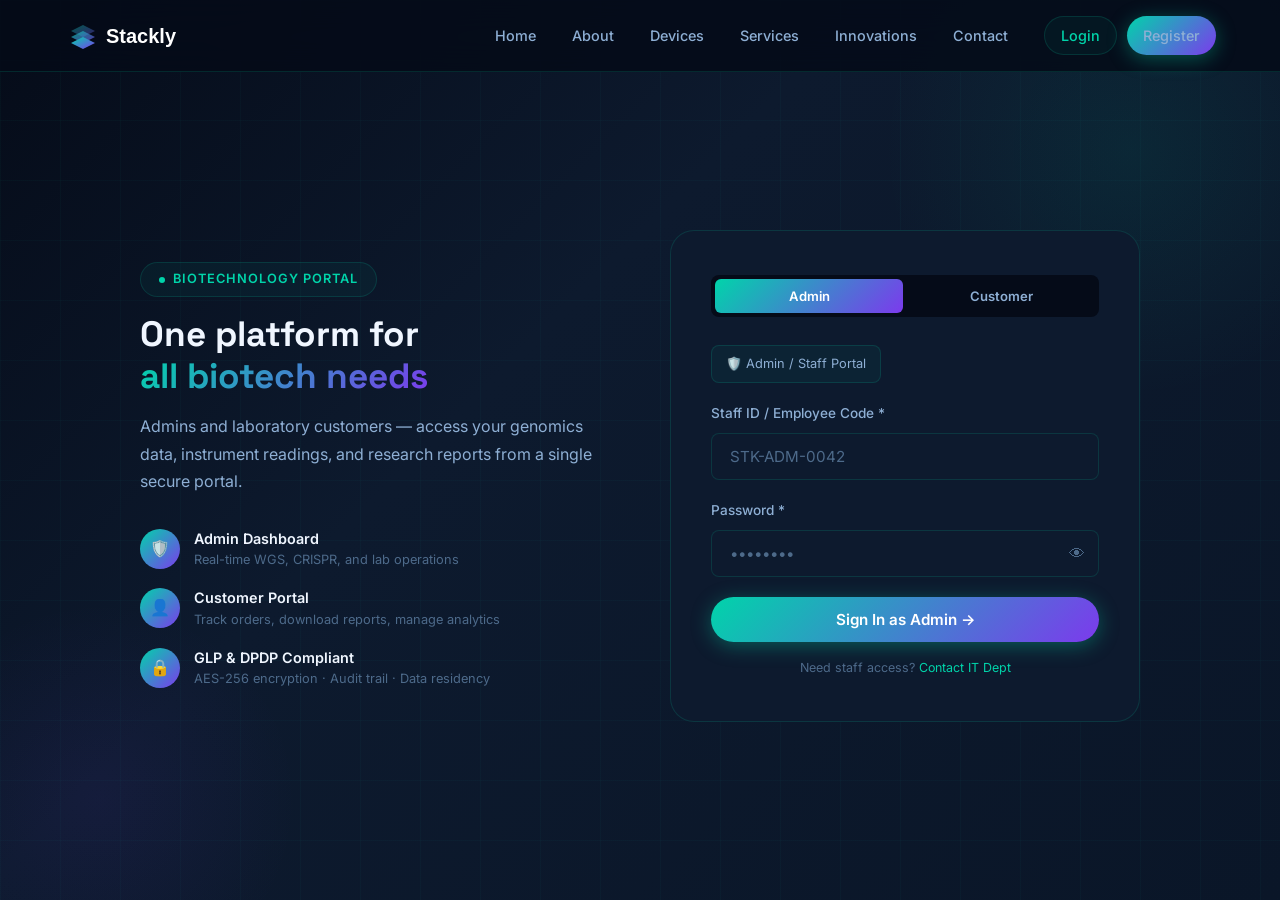
<file: login.html>
<!DOCTYPE html>
<html lang="en">
<head>
  <meta charset="UTF-8" /><meta name="viewport" content="width=device-width, initial-scale=1.0" />
  <title>Login — Stackly Biotechnology</title>
  <meta name="description" content="Access Stackly's biotechnology portal. Sign in as an admin or customer to reach your dashboard." />
  <link rel="stylesheet" href="css/style.css" /><link rel="stylesheet" href="css/responsive.css" />
  <style>
    .auth-page {
      min-height: 100vh;
      display: flex; align-items: center; justify-content: center;
      background: var(--gradient-hero);
      position: relative; overflow: hidden;
      padding: calc(var(--nav-height) + 40px) 5% 60px;
    }
    .auth-page::before {
      content: ''; position: absolute; inset: 0;
      background-image: linear-gradient(rgba(0,212,170,0.03) 1px, transparent 1px), linear-gradient(90deg, rgba(0,212,170,0.03) 1px, transparent 1px);
      background-size: 60px 60px;
    }
    .auth-container { display:grid;grid-template-columns:1fr 1fr;gap:60px;max-width:1000px;width:100%;z-index:2; }
    @media(max-width:768px){.auth-container{grid-template-columns:1fr;}.auth-info{display:none;}}
    .auth-card { background:var(--bg-card);border:1px solid var(--border);border-radius:var(--radius-lg);padding:44px 40px; }
    @media(max-width:480px){.auth-card{padding:32px 24px;}}
    .portal-tabs { display:flex;gap:4px;background:var(--bg-dark);border-radius:var(--radius-sm);padding:4px;margin-bottom:28px; }
    .portal-tab { flex:1;padding:9px 6px;text-align:center;border-radius:calc(var(--radius-sm) - 2px);font-size:0.82rem;font-weight:600;cursor:pointer;transition:var(--transition);color:var(--text-secondary);border:none;background:none; }
    .portal-tab.active{background:var(--gradient-primary);color:#fff;}
    .auth-form{display:none;}
    .auth-form.active{display:block;}
    .portal-type-badge{display:inline-flex;align-items:center;gap:8px;background:var(--bg-glass2);border:1px solid var(--border);border-radius:var(--radius-sm);padding:8px 14px;font-size:0.8rem;color:var(--text-secondary);margin-bottom:20px;}
    .divider-text{display:flex;align-items:center;gap:12px;margin:18px 0;color:var(--text-muted);font-size:0.8rem;}
    .divider-text::before,.divider-text::after{content:'';flex:1;height:1px;background:var(--border);}
    .social-btn{width:100%;padding:11px;background:var(--bg-dark);border:1px solid var(--border);border-radius:var(--radius-sm);color:var(--text-secondary);font-size:0.88rem;font-weight:500;cursor:pointer;display:flex;align-items:center;justify-content:center;gap:10px;transition:var(--transition);margin-bottom:10px;}
    .social-btn:hover{border-color:var(--primary);color:var(--primary);background:var(--bg-glass2);}
    .password-wrap{position:relative;}
    .password-toggle{position:absolute;right:14px;top:50%;transform:translateY(-50%);background:none;border:none;color:var(--text-muted);cursor:pointer;font-size:1rem;}
    .strength-bar{height:4px;border-radius:2px;background:var(--border);margin-top:6px;overflow:hidden;}
    .strength-fill{height:100%;border-radius:2px;width:0;transition:var(--transition);}
  </style>
</head>
<body>
<nav class="navbar">
  <a href="index.html" class="navbar-brand"><img src="logo.svg" alt="Stackly Logo" style="height:36px; width:auto;"></a>
  <div class="navbar-links">
    <a href="index.html">Home</a><a href="about.html">About</a><a href="devices.html">Devices</a>
    <a href="services.html">Services</a><a href="innovations.html">Innovations</a><a href="contact.html">Contact</a>
    <div style="display:flex; gap:10px; margin-left:14px;">
      <a href="login.html" class="btn btn-ghost btn-sm" style="padding:7px 16px; border-radius:var(--radius-pill);">Login</a>
      <a href="register.html" class="btn btn-primary btn-sm" style="padding:7px 16px; border-radius:var(--radius-pill);">Register</a>
    </div>
  </div>
  <button class="navbar-mobile-toggle" id="mobileToggle"><span></span><span></span><span></span></button>
</nav>
<div class="navbar-mobile" id="mobileNav">
  <a href="index.html">Home</a><a href="about.html">About</a><a href="devices.html">Devices</a>
  <a href="services.html">Services</a><a href="innovations.html">Innovations</a><a href="contact.html">Contact</a>
  <div class="mobile-access-section" style="display:flex; flex-direction:column; gap:10px; padding:15px; border-top:1px solid rgba(255,255,255,0.05); margin-top:10px;">
    <a href="login.html" class="btn btn-outline" style="width:100%; justify-content:center;">Login</a>
    <a href="register.html" class="btn btn-primary" style="width:100%; justify-content:center;">Register</a>
  </div>
</div>

<div class="auth-page">
  <div style="position:absolute;top:-100px;right:-100px;width:500px;height:500px;border-radius:50%;background:radial-gradient(circle,rgba(0,212,170,0.08) 0%,transparent 70%);pointer-events:none;"></div>
  <div style="position:absolute;bottom:-100px;left:-100px;width:400px;height:400px;border-radius:50%;background:radial-gradient(circle,rgba(124,58,237,0.07) 0%,transparent 70%);pointer-events:none;"></div>

  <div class="auth-container">
    <!-- Info side -->
    <div class="auth-info" style="display:flex;flex-direction:column;justify-content:center;gap:32px;">
      <div>
        <div class="section-tag" style="margin-bottom:16px;">Biotechnology Portal</div>
        <h2 style="font-family:var(--font-heading);font-size:2.2rem;font-weight:700;line-height:1.2;margin-bottom:16px;">
          One platform for<br><span style="background:var(--gradient-primary);-webkit-background-clip:text;-webkit-text-fill-color:transparent;background-clip:text;">all biotech needs</span>
        </h2>
        <p style="color:var(--text-secondary);line-height:1.7;">Admins and laboratory customers — access your genomics data, instrument readings, and research reports from a single secure portal.</p>
      </div>
      <div style="display:flex;flex-direction:column;gap:16px;">
        <div style="display:flex;align-items:center;gap:14px;">
          <div style="width:40px;height:40px;border-radius:50%;background:var(--gradient-primary);display:flex;align-items:center;justify-content:center;font-size:1rem;flex-shrink:0;">🛡️</div>
          <div><div style="font-size:0.9rem;font-weight:600;">Admin Dashboard</div><div style="font-size:0.8rem;color:var(--text-muted);">Real-time WGS, CRISPR, and lab operations</div></div>
        </div>
        <div style="display:flex;align-items:center;gap:14px;">
          <div style="width:40px;height:40px;border-radius:50%;background:var(--gradient-primary);display:flex;align-items:center;justify-content:center;flex-shrink:0;">👤</div>
          <div><div style="font-size:0.9rem;font-weight:600;">Customer Portal</div><div style="font-size:0.8rem;color:var(--text-muted);">Track orders, download reports, manage analytics</div></div>
        </div>
        <div style="display:flex;align-items:center;gap:14px;">
          <div style="width:40px;height:40px;border-radius:50%;background:var(--gradient-primary);display:flex;align-items:center;justify-content:center;flex-shrink:0;">🔒</div>
          <div><div style="font-size:0.9rem;font-weight:600;">GLP &amp; DPDP Compliant</div><div style="font-size:0.8rem;color:var(--text-muted);">AES-256 encryption · Audit trail · Data residency</div></div>
        </div>
      </div>
    </div>

    <!-- Auth card -->
    <div class="auth-card">
      <div class="portal-tabs">
        <button class="portal-tab active" id="tabAdmin">Admin</button>
        <button class="portal-tab" id="tabCustomer">Customer</button>
      </div>

      <!-- Admin -->
      <div class="auth-form active" id="formAdmin">
        <div class="portal-type-badge">🛡️ Admin / Staff Portal</div>
        <form id="adminLoginForm">
          <div class="form-group"><label class="form-label">Staff ID / Employee Code *</label><input type="text" class="form-control" placeholder="STK-ADM-0042" required /></div>
          <div class="form-group"><label class="form-label">Password *</label>
            <div class="password-wrap">
              <input type="password" class="form-control" placeholder="••••••••" required style="padding-right:44px;" />
              <button type="button" class="password-toggle" onclick="const f=this.previousElementSibling;f.type=f.type==='password'?'text':'password'">👁</button>
            </div>
          </div>
          <div class="form-success" style="display:none;padding:10px;background:rgba(34,197,94,0.1);border:1px solid #22c55e;border-radius:var(--radius-sm);color:#22c55e;font-size:0.86rem;margin-bottom:12px;">✓ Access granted! Redirecting to Admin Dashboard…</div>
          <button type="submit" class="btn btn-primary" style="width:100%;justify-content:center;">Sign In as Admin →</button>
        </form>
        <p style="text-align:center;font-size:0.78rem;color:var(--text-muted);margin-top:16px;">Need staff access? <a href="contact.html" style="color:var(--primary);">Contact IT Dept</a></p>
      </div>

      <!-- Customer -->
      <div class="auth-form" id="formCustomer">
        <div class="portal-type-badge">👤 Customer / Partner Portal</div>
        <div id="custLoginForm">
          <form id="customerLoginForm">
            <div class="form-group"><label class="form-label">Email *</label><input type="email" class="form-control" placeholder="customer@org.com" required /></div>
            <div class="form-group"><label class="form-label">Password *</label>
              <div class="password-wrap">
                <input type="password" class="form-control" placeholder="••••••••" required style="padding-right:44px;" />
                <button type="button" class="password-toggle" onclick="const f=this.previousElementSibling;f.type=f.type==='password'?'text':'password'">👁</button>
              </div>
            </div>
            <div style="display:flex;justify-content:flex-end;margin-bottom:16px;"><a href="404.html" style="font-size:0.8rem;color:var(--primary);">Forgot password?</a></div>
            <div class="form-success" style="display:none;padding:10px;background:rgba(34,197,94,0.1);border:1px solid #22c55e;border-radius:var(--radius-sm);color:#22c55e;font-size:0.86rem;margin-bottom:12px;">✓ Signed in! Redirecting to Customer Analytics…</div>
            <button type="submit" class="btn btn-primary" style="width:100%;justify-content:center;">Sign In →</button>
          </form>
          <div style="margin-top:24px;text-align:center;font-size:0.85rem;color:var(--text-secondary);">
            Don't have an account? <a href="register.html" style="color:var(--primary);font-weight:600;">Register here</a>
          </div>
        </div>
      </div>
    </div>
  </div>
</div>

<script src="js/main.js"></script>
<script>
  // Main tab navigation
  const tabs = {
    tabAdmin: 'formAdmin',
    tabCustomer: 'formCustomer'
  };
  Object.keys(tabs).forEach(tid => {
    document.getElementById(tid).addEventListener('click', () => {
      Object.keys(tabs).forEach(t => {
        document.getElementById(t).classList.remove('active');
        document.getElementById(tabs[t]).classList.remove('active');
      });
      document.getElementById(tid).classList.add('active');
      document.getElementById(tabs[tid]).classList.add('active');
    });
  });

  // Check URL param
  const urlType = new URLSearchParams(window.location.search).get('type');
  if(urlType==='customer'){document.getElementById('tabCustomer').click();}
  else if(urlType==='admin'){document.getElementById('tabAdmin').click();}


  // Handle Form Submissions to redirect to Dashboards
  document.getElementById('adminLoginForm').addEventListener('submit', function(e) {
    if(this.checkValidity()) {
      e.preventDefault();
      const staffId = this.querySelector('input[type="text"]').value;
      this.querySelector('.form-success').style.display = 'block';
      this.querySelector('button[type="submit"]').disabled = true;
      setTimeout(() => window.location.href = `dashboard.html?email=${encodeURIComponent(staffId)}`, 1200);
    }
  });

  document.getElementById('customerLoginForm').addEventListener('submit', function(e) {
    if(this.checkValidity()) {
      e.preventDefault();
      const email = this.querySelector('input[type="email"]').value;
      this.querySelector('.form-success').style.display = 'block';
      this.querySelector('button[type="submit"]').disabled = true;
      setTimeout(() => window.location.href = `dashboard2.html?email=${encodeURIComponent(email)}`, 1200);
    }
  });

  // Nav dropdown (for touch)
  const dt=document.getElementById('dropdownTrigger'),nd=document.getElementById('navDropdown');
  if(dt){dt.addEventListener('click',e=>{e.stopPropagation();nd.classList.toggle('open')});document.addEventListener('click',()=>nd.classList.remove('open'));}
</script>
</body></html>
</file>
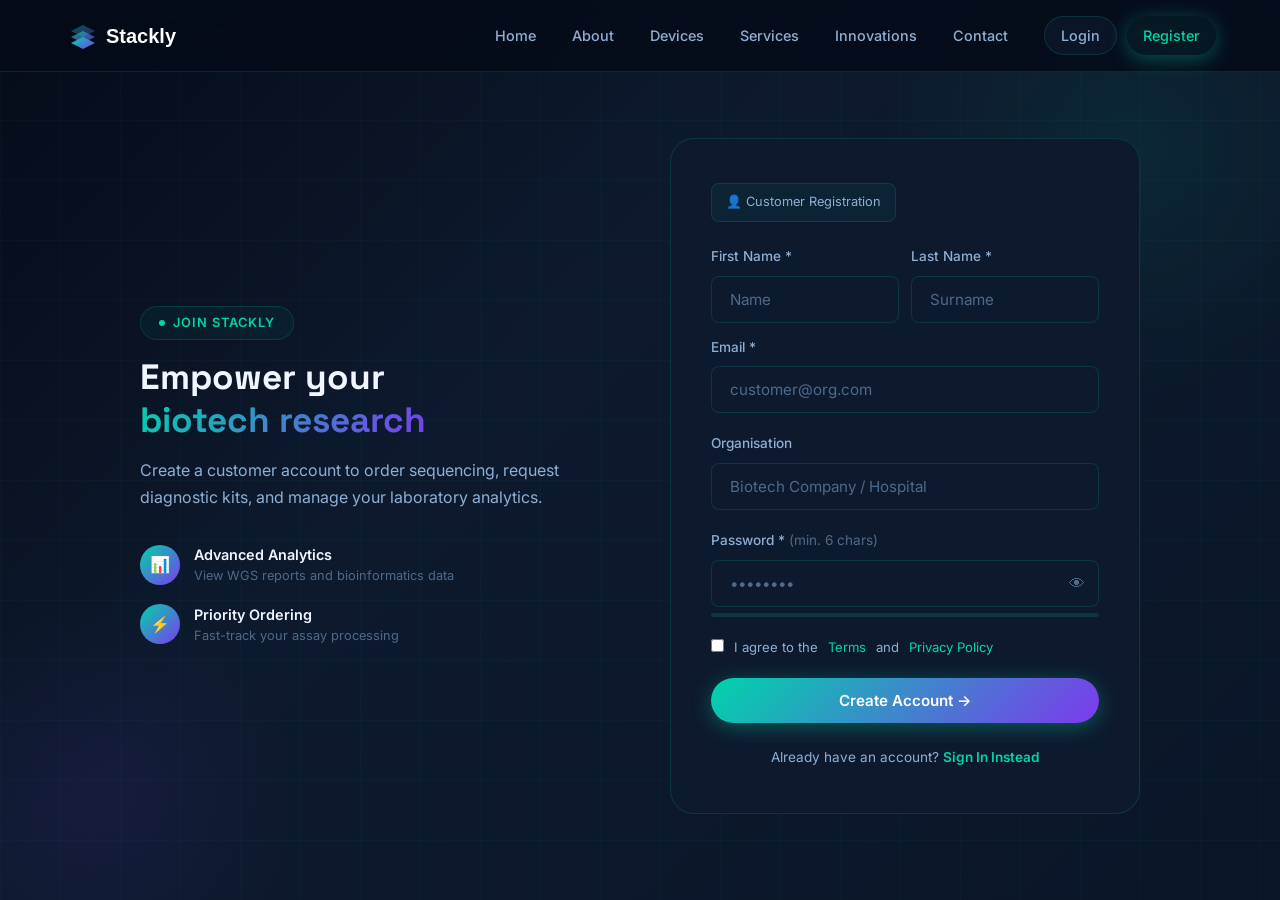
<file: register.html>
<!DOCTYPE html>
<html lang="en">
<head>
  <meta charset="UTF-8" /><meta name="viewport" content="width=device-width, initial-scale=1.0" />
  <title>Register — Stackly Biotechnology</title>
  <meta name="description" content="Create a new Stackly customer account to access the biotechnology portal." />
  <link rel="stylesheet" href="css/style.css" /><link rel="stylesheet" href="css/responsive.css" />
  <style>
    .auth-page {
      min-height: 100vh;
      display: flex; align-items: center; justify-content: center;
      background: var(--gradient-hero);
      position: relative; overflow: hidden;
      padding: calc(var(--nav-height) + 40px) 5% 60px;
    }
    .auth-page::before {
      content: ''; position: absolute; inset: 0;
      background-image: linear-gradient(rgba(0,212,170,0.03) 1px, transparent 1px), linear-gradient(90deg, rgba(0,212,170,0.03) 1px, transparent 1px);
      background-size: 60px 60px;
    }
    .auth-container { display:grid;grid-template-columns:1fr 1fr;gap:60px;max-width:1000px;width:100%;z-index:2; }
    @media(max-width:768px){.auth-container{grid-template-columns:1fr;}.auth-info{display:none;}}
    .auth-card { background:var(--bg-card);border:1px solid var(--border);border-radius:var(--radius-lg);padding:44px 40px; }
    @media(max-width:480px){.auth-card{padding:32px 24px;}}
    .portal-type-badge{display:inline-flex;align-items:center;gap:8px;background:var(--bg-glass2);border:1px solid var(--border);border-radius:var(--radius-sm);padding:8px 14px;font-size:0.8rem;color:var(--text-secondary);margin-bottom:24px;}
    .password-wrap{position:relative;}
    .password-toggle{position:absolute;right:14px;top:50%;transform:translateY(-50%);background:none;border:none;color:var(--text-muted);cursor:pointer;font-size:1rem;}
    .strength-bar{height:4px;border-radius:2px;background:var(--border);margin-top:6px;overflow:hidden;}
    .strength-fill{height:100%;border-radius:2px;width:0;transition:var(--transition);}
  </style>
</head>
<body>
<nav class="navbar">
  <a href="index.html" class="navbar-brand"><img src="logo.svg" alt="Stackly Logo" style="height:36px; width:auto;"></a>
  <div class="navbar-links">
    <a href="index.html">Home</a><a href="about.html">About</a><a href="devices.html">Devices</a>
    <a href="services.html">Services</a><a href="innovations.html">Innovations</a><a href="contact.html">Contact</a>
    <div style="display:flex; gap:10px; margin-left:14px;">
      <a href="login.html" class="btn btn-ghost btn-sm" style="padding:7px 16px; border-radius:var(--radius-pill);">Login</a>
      <a href="register.html" class="btn btn-primary btn-sm" style="padding:7px 16px; border-radius:var(--radius-pill);">Register</a>
    </div>
  </div>
  <button class="navbar-mobile-toggle" id="mobileToggle"><span></span><span></span><span></span></button>
</nav>
<div class="navbar-mobile" id="mobileNav">
  <a href="index.html">Home</a><a href="about.html">About</a><a href="devices.html">Devices</a>
  <a href="services.html">Services</a><a href="innovations.html">Innovations</a><a href="contact.html">Contact</a>
  <div class="mobile-access-section" style="display:flex; flex-direction:column; gap:10px; padding:15px; border-top:1px solid rgba(255,255,255,0.05); margin-top:10px;">
    <a href="login.html" class="btn btn-outline" style="width:100%; justify-content:center;">Login</a>
    <a href="register.html" class="btn btn-primary" style="width:100%; justify-content:center;">Register</a>
  </div>
</div>

<div class="auth-page">
  <div style="position:absolute;top:-100px;right:-100px;width:500px;height:500px;border-radius:50%;background:radial-gradient(circle,rgba(0,212,170,0.08) 0%,transparent 70%);pointer-events:none;"></div>
  <div style="position:absolute;bottom:-100px;left:-100px;width:400px;height:400px;border-radius:50%;background:radial-gradient(circle,rgba(124,58,237,0.07) 0%,transparent 70%);pointer-events:none;"></div>

  <div class="auth-container">
    <!-- Info side -->
    <div class="auth-info" style="display:flex;flex-direction:column;justify-content:center;gap:32px;">
      <div>
        <div class="section-tag" style="margin-bottom:16px;">Join Stackly</div>
        <h2 style="font-family:var(--font-heading);font-size:2.2rem;font-weight:700;line-height:1.2;margin-bottom:16px;">
          Empower your<br><span style="background:var(--gradient-primary);-webkit-background-clip:text;-webkit-text-fill-color:transparent;background-clip:text;">biotech research</span>
        </h2>
        <p style="color:var(--text-secondary);line-height:1.7;">Create a customer account to order sequencing, request diagnostic kits, and manage your laboratory analytics.</p>
      </div>
      <div style="display:flex;flex-direction:column;gap:16px;">
        <div style="display:flex;align-items:center;gap:14px;">
          <div style="width:40px;height:40px;border-radius:50%;background:var(--gradient-primary);display:flex;align-items:center;justify-content:center;font-size:1rem;flex-shrink:0;">📊</div>
          <div><div style="font-size:0.9rem;font-weight:600;">Advanced Analytics</div><div style="font-size:0.8rem;color:var(--text-muted);">View WGS reports and bioinformatics data</div></div>
        </div>
        <div style="display:flex;align-items:center;gap:14px;">
          <div style="width:40px;height:40px;border-radius:50%;background:var(--gradient-primary);display:flex;align-items:center;justify-content:center;flex-shrink:0;">⚡</div>
          <div><div style="font-size:0.9rem;font-weight:600;">Priority Ordering</div><div style="font-size:0.8rem;color:var(--text-muted);">Fast-track your assay processing</div></div>
        </div>
      </div>
    </div>

    <!-- Auth card -->
    <div class="auth-card">
      <div class="portal-type-badge">👤 Customer Registration</div>
      <form id="customerSignupForm">
        <div style="display:grid;grid-template-columns:1fr 1fr;gap:12px;">
          <div class="form-group" style="margin-bottom:0;"><label class="form-label">First Name *</label><input type="text" class="form-control" placeholder="Name" required /></div>
          <div class="form-group" style="margin-bottom:0;"><label class="form-label">Last Name *</label><input type="text" class="form-control" placeholder="Surname" required /></div>
        </div>
        <div class="form-group" style="margin-top:14px;"><label class="form-label">Email *</label><input type="email" class="form-control" placeholder="customer@org.com" required /></div>
        <div class="form-group"><label class="form-label">Organisation</label><input type="text" class="form-control" placeholder="Biotech Company / Hospital" /></div>
        <div class="form-group"><label class="form-label">Password * <span style="font-weight:normal;color:var(--text-muted);">(min. 6 chars)</span></label>
          <div class="password-wrap">
            <input type="password" class="form-control" id="signupPass" placeholder="••••••••" required style="padding-right:44px;" minlength="6"/>
            <button type="button" class="password-toggle" onclick="const f=this.previousElementSibling;f.type=f.type==='password'?'text':'password'">👁</button>
          </div>
          <div class="strength-bar"><div class="strength-fill" id="strengthFill"></div></div>
          <div style="font-size:0.72rem;color:var(--text-muted);margin-top:4px;" id="strengthLabel"></div>
        </div>
        <div class="form-group"><label style="display:flex;align-items:flex-start;gap:10px;cursor:pointer;font-size:0.82rem;color:var(--text-secondary);">
          <input type="checkbox" required style="margin-top:2px;accent-color:var(--primary);" />
          I agree to the <a href="404.html" style="color:var(--primary);">Terms</a> and <a href="404.html" style="color:var(--primary);">Privacy Policy</a>
        </label></div>
        <div class="form-success" style="display:none;padding:10px;background:rgba(34,197,94,0.1);border:1px solid #22c55e;border-radius:var(--radius-sm);color:#22c55e;font-size:0.86rem;margin-bottom:12px;">✓ Account created! Redirecting to Portal Login…</div>
        <button type="submit" class="btn btn-primary" style="width:100%;justify-content:center;">Create Account →</button>
      </form>
      <div style="margin-top:24px;text-align:center;font-size:0.85rem;color:var(--text-secondary);">
        Already have an account? <a href="login.html" style="color:var(--primary);font-weight:600;">Sign In Instead</a>
      </div>
    </div>
  </div>
</div>

<script src="js/main.js"></script>
<script>
  // Password strength logic
  const signupPass=document.getElementById('signupPass'),strengthFill=document.getElementById('strengthFill'),strengthLabel=document.getElementById('strengthLabel');
  if(signupPass){
    signupPass.addEventListener('input',()=>{
      const v=signupPass.value;let s=0;
      if(v.length>=6)s++;if(v.length>=10)s++;if(/[A-Z]/.test(v))s++;if(/[0-9]/.test(v))s++;if(/[^A-Za-z0-9]/.test(v))s++;
      const c=['#ef4444','#f59e0b','#eab308','#22c55e','#00d4aa'];
      const l=['Very Weak','Weak','Fair','Strong','Very Strong'];
      strengthFill.style.width=(s*20)+'%';
      strengthFill.style.background=c[Math.min(s-1,4)]||'#ef4444';
      strengthLabel.textContent=v.length?l[Math.min(s-1,4)]:'';
    });
  }

  // Handle Form Submission
  const signupForm = document.getElementById('customerSignupForm');
  if(signupForm) {
    signupForm.addEventListener('submit', function(e) {
      if(this.checkValidity()) {
        e.preventDefault();
        const email = this.querySelector('input[type="email"]').value;
        this.querySelector('.form-success').style.display = 'block';
        this.querySelector('button[type="submit"]').disabled = true;
        setTimeout(() => window.location.href = `login.html?email=${encodeURIComponent(email)}`, 1200);
      }
    });
  }
</script>
</body></html>
</file>
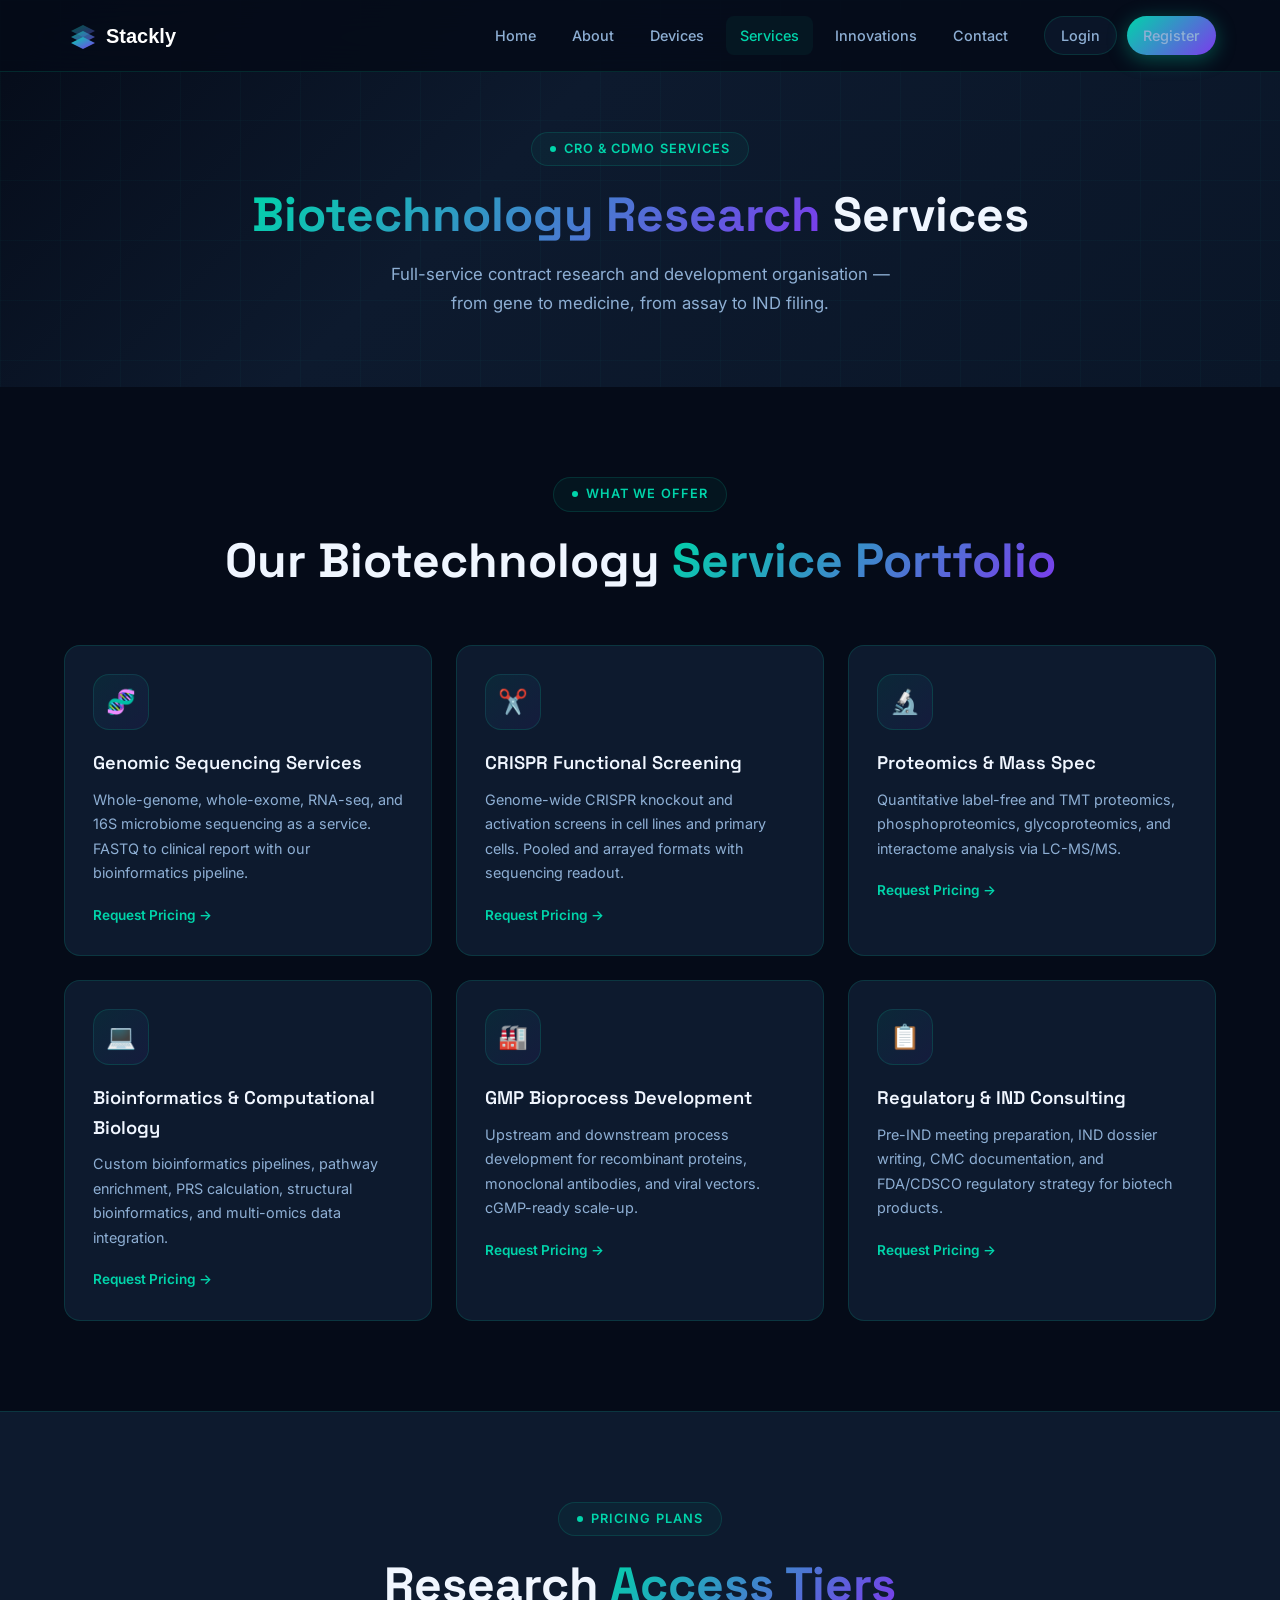
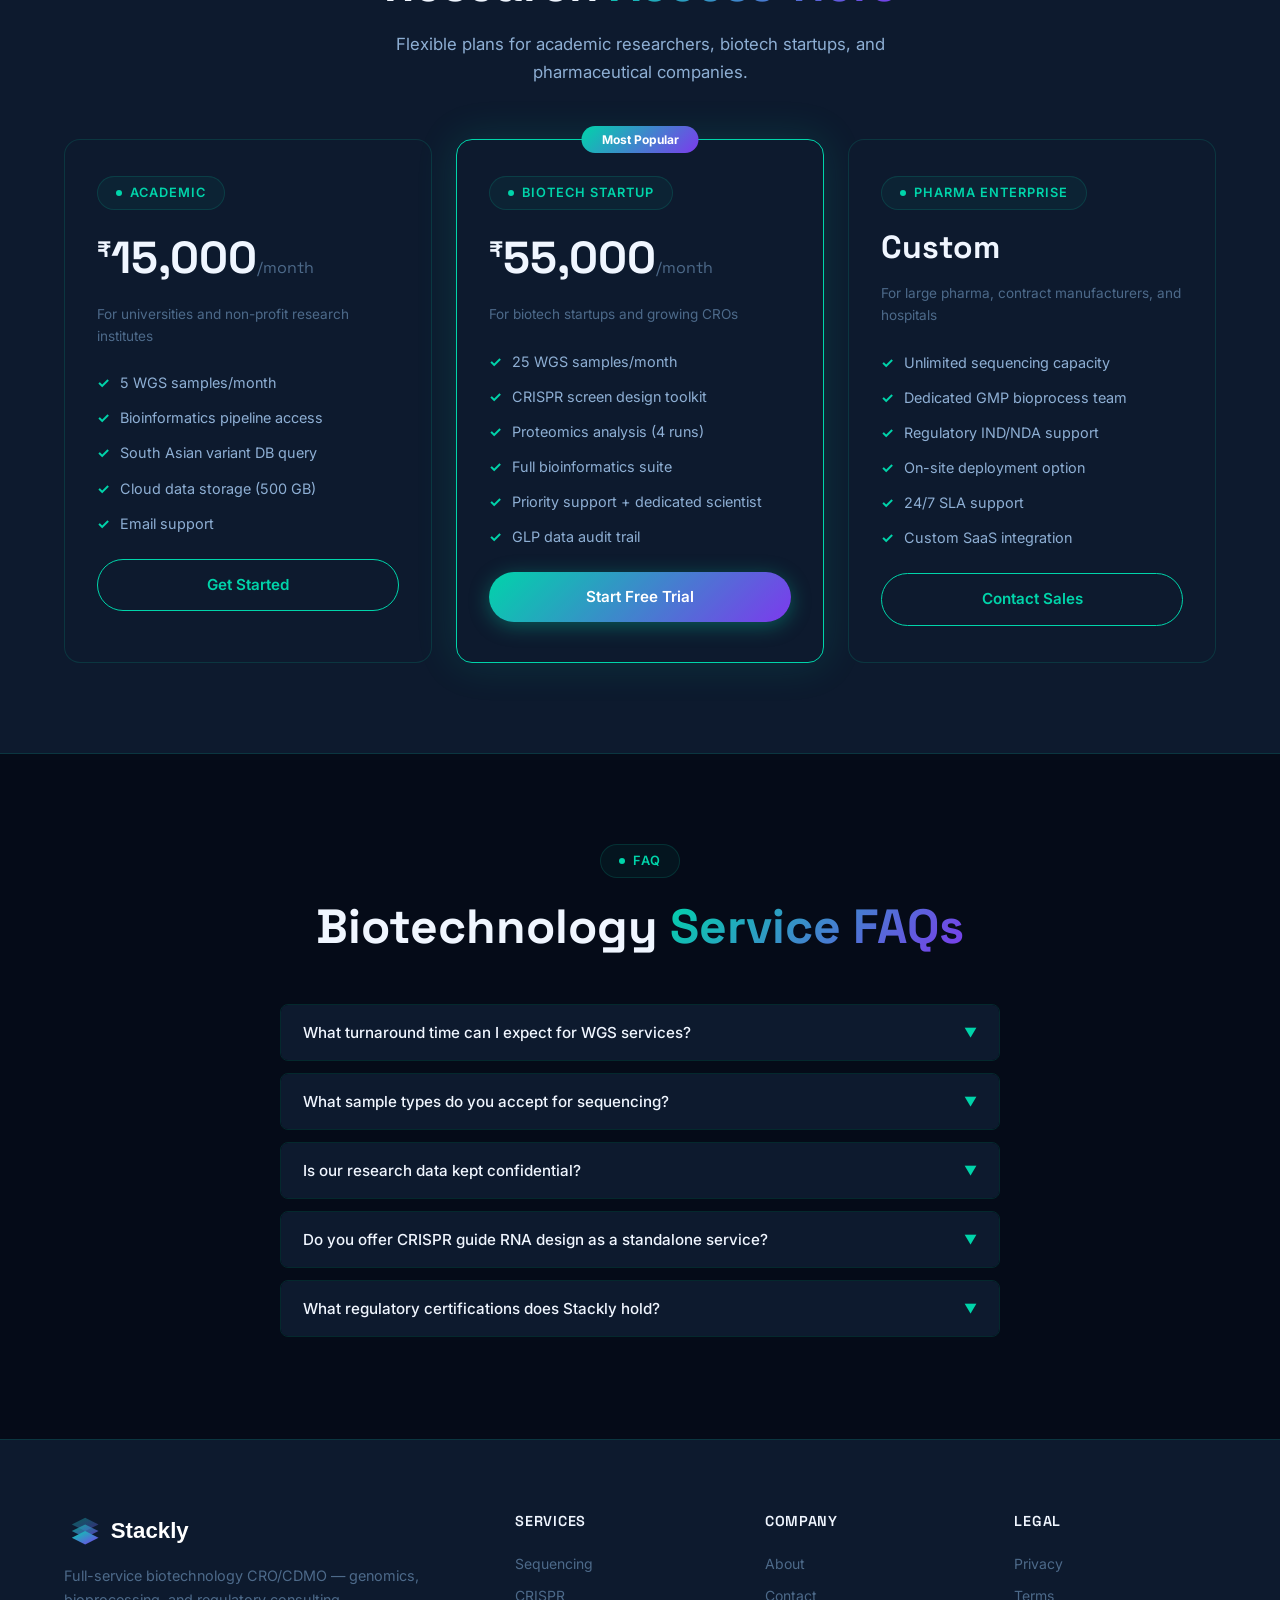
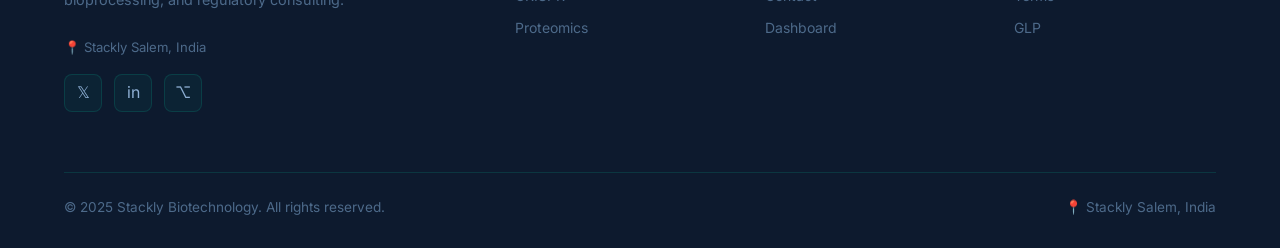
<file: services.html>
<!DOCTYPE html>
<html lang="en">
<head>
  <meta charset="UTF-8" /><meta name="viewport" content="width=device-width, initial-scale=1.0" />
  <title>Biotechnology Services — Stackly</title>
  <meta name="description" content="Stackly's biotechnology contract research services — WGS, CRISPR screening, proteomics, bioinformatics, GMP bioprocessing, and regulatory consulting." />
  <link rel="stylesheet" href="css/style.css" /><link rel="stylesheet" href="css/responsive.css" />
</head>
<body>
<div id="preloader"><div class="preloader-inner"><img src="logo.svg" alt="Stackly Logo" class="preloader-logo" style="height:48px; width:auto; margin:0 auto;"><div class="preloader-bar"><div class="preloader-bar-fill"></div></div></div></div>

<nav class="navbar">
  <a href="index.html" class="navbar-brand"><img src="logo.svg" alt="Stackly Logo" style="height:36px; width:auto;"></a>
  <div class="navbar-links">
    <a href="index.html">Home</a><a href="about.html">About</a>
    <a href="devices.html">Devices</a><a href="services.html" class="active">Services</a>
    <a href="innovations.html">Innovations</a><a href="contact.html">Contact</a>
    <div style="display:flex; gap:10px; margin-left:14px;">
      <a href="login.html" class="btn btn-ghost btn-sm" style="padding:7px 16px; border-radius:var(--radius-pill);">Login</a>
      <a href="register.html" class="btn btn-primary btn-sm" style="padding:7px 16px; border-radius:var(--radius-pill);">Register</a>
    </div>
  </div>
  <button class="navbar-mobile-toggle" id="mobileToggle"><span></span><span></span><span></span></button>
</nav>
<div class="navbar-mobile" id="mobileNav">
  <a href="index.html">Home</a><a href="about.html">About</a><a href="devices.html">Devices</a>
  <a href="services.html">Services</a><a href="innovations.html">Innovations</a><a href="contact.html">Contact</a>
  <div class="mobile-access-section" style="display:flex; flex-direction:column; gap:10px; padding:15px; border-top:1px solid rgba(255,255,255,0.05); margin-top:10px;">
    <a href="login.html" class="btn btn-outline" style="width:100%; justify-content:center;">Login</a>
    <a href="register.html" class="btn btn-primary" style="width:100%; justify-content:center;">Register</a>
  </div>
</div>

<section class="page-hero">
  <div class="page-hero-content">
    <div class="section-tag" style="margin:0 auto 20px;">CRO & CDMO Services</div>
    <h1 class="section-title"><span>Biotechnology Research</span> Services</h1>
    <p class="section-subtitle" style="margin:0 auto;">Full-service contract research and development organisation — from gene to medicine, from assay to IND filing.</p>
  </div>
</section>

<!-- SERVICES GRID -->
<section class="section">
  <div class="container">
    <div class="text-center reveal">
      <div class="section-tag">What We Offer</div>
      <h2 class="section-title">Our Biotechnology <span>Service Portfolio</span></h2>
    </div>

    <div class="grid-3" style="margin-top:56px;">
      <div class="card reveal">
        <div class="card-icon">🧬</div>
        <h3 class="card-title">Genomic Sequencing Services</h3>
        <p class="card-text">Whole-genome, whole-exome, RNA-seq, and 16S microbiome sequencing as a service. FASTQ to clinical report with our bioinformatics pipeline.</p>
        <div style="margin-top:16px;"><a href="contact.html" style="color:var(--primary);font-size:0.85rem;font-weight:600;">Request Pricing →</a></div>
      </div>
      <div class="card reveal reveal-delay-1">
        <div class="card-icon">✂️</div>
        <h3 class="card-title">CRISPR Functional Screening</h3>
        <p class="card-text">Genome-wide CRISPR knockout and activation screens in cell lines and primary cells. Pooled and arrayed formats with sequencing readout.</p>
        <div style="margin-top:16px;"><a href="contact.html" style="color:var(--primary);font-size:0.85rem;font-weight:600;">Request Pricing →</a></div>
      </div>
      <div class="card reveal reveal-delay-2">
        <div class="card-icon">🔬</div>
        <h3 class="card-title">Proteomics &amp; Mass Spec</h3>
        <p class="card-text">Quantitative label-free and TMT proteomics, phosphoproteomics, glycoproteomics, and interactome analysis via LC-MS/MS.</p>
        <div style="margin-top:16px;"><a href="contact.html" style="color:var(--primary);font-size:0.85rem;font-weight:600;">Request Pricing →</a></div>
      </div>
      <div class="card reveal">
        <div class="card-icon">💻</div>
        <h3 class="card-title">Bioinformatics &amp; Computational Biology</h3>
        <p class="card-text">Custom bioinformatics pipelines, pathway enrichment, PRS calculation, structural bioinformatics, and multi-omics data integration.</p>
        <div style="margin-top:16px;"><a href="contact.html" style="color:var(--primary);font-size:0.85rem;font-weight:600;">Request Pricing →</a></div>
      </div>
      <div class="card reveal reveal-delay-1">
        <div class="card-icon">🏭</div>
        <h3 class="card-title">GMP Bioprocess Development</h3>
        <p class="card-text">Upstream and downstream process development for recombinant proteins, monoclonal antibodies, and viral vectors. cGMP-ready scale-up.</p>
        <div style="margin-top:16px;"><a href="contact.html" style="color:var(--primary);font-size:0.85rem;font-weight:600;">Request Pricing →</a></div>
      </div>
      <div class="card reveal reveal-delay-2">
        <div class="card-icon">📋</div>
        <h3 class="card-title">Regulatory &amp; IND Consulting</h3>
        <p class="card-text">Pre-IND meeting preparation, IND dossier writing, CMC documentation, and FDA/CDSCO regulatory strategy for biotech products.</p>
        <div style="margin-top:16px;"><a href="contact.html" style="color:var(--primary);font-size:0.85rem;font-weight:600;">Request Pricing →</a></div>
      </div>
    </div>
  </div>
</section>

<!-- PRICING -->
<section class="section" style="background:var(--bg-card);border-top:1px solid var(--border);border-bottom:1px solid var(--border);">
  <div class="container">
    <div class="text-center reveal">
      <div class="section-tag">Pricing Plans</div>
      <h2 class="section-title">Research <span>Access Tiers</span></h2>
      <p class="section-subtitle">Flexible plans for academic researchers, biotech startups, and pharmaceutical companies.</p>
    </div>
    <div class="grid-3" style="margin-top:52px;">
      <div class="pricing-card reveal">
        <div class="section-tag" style="margin-bottom:12px;">Academic</div>
        <div class="pricing-price"><sup>₹</sup>15,000<span>/month</span></div>
        <p style="font-size:0.85rem;color:var(--text-muted);margin:10px 0;">For universities and non-profit research institutes</p>
        <ul class="pricing-features">
          <li>5 WGS samples/month</li>
          <li>Bioinformatics pipeline access</li>
          <li>South Asian variant DB query</li>
          <li>Cloud data storage (500 GB)</li>
          <li>Email support</li>
        </ul>
        <a href="login.html?type=admission" class="btn btn-outline" style="width:100%;justify-content:center;">Get Started</a>
      </div>
      <div class="pricing-card featured reveal reveal-delay-1">
        <div class="section-tag" style="margin-bottom:12px;">Biotech Startup</div>
        <div class="pricing-price"><sup>₹</sup>55,000<span>/month</span></div>
        <p style="font-size:0.85rem;color:var(--text-muted);margin:10px 0;">For biotech startups and growing CROs</p>
        <ul class="pricing-features">
          <li>25 WGS samples/month</li>
          <li>CRISPR screen design toolkit</li>
          <li>Proteomics analysis (4 runs)</li>
          <li>Full bioinformatics suite</li>
          <li>Priority support + dedicated scientist</li>
          <li>GLP data audit trail</li>
        </ul>
        <a href="login.html?type=customer" class="btn btn-primary" style="width:100%;justify-content:center;">Start Free Trial</a>
      </div>
      <div class="pricing-card reveal reveal-delay-2">
        <div class="section-tag" style="margin-bottom:12px;">Pharma Enterprise</div>
        <div class="pricing-price" style="font-size:2rem;">Custom</div>
        <p style="font-size:0.85rem;color:var(--text-muted);margin:10px 0;">For large pharma, contract manufacturers, and hospitals</p>
        <ul class="pricing-features">
          <li>Unlimited sequencing capacity</li>
          <li>Dedicated GMP bioprocess team</li>
          <li>Regulatory IND/NDA support</li>
          <li>On-site deployment option</li>
          <li>24/7 SLA support</li>
          <li>Custom SaaS integration</li>
        </ul>
        <a href="contact.html" class="btn btn-outline" style="width:100%;justify-content:center;">Contact Sales</a>
      </div>
    </div>
  </div>
</section>

<!-- FAQ -->
<section class="section">
  <div class="container">
    <div class="text-center reveal">
      <div class="section-tag">FAQ</div>
      <h2 class="section-title">Biotechnology <span>Service FAQs</span></h2>
    </div>
    <div style="max-width:720px;margin:48px auto 0;">
      <div class="accordion-item reveal">
        <button class="accordion-header">What turnaround time can I expect for WGS services? <span class="chevron">▼</span></button>
        <div class="accordion-body">Standard whole-genome sequencing from sample receipt to FASTQ delivery is 4 business days. Expedited 48-hour service is available at a 40% surcharge. Clinical-grade reports with variant annotation are delivered within 7 business days.</div>
      </div>
      <div class="accordion-item reveal reveal-delay-1">
        <button class="accordion-header">What sample types do you accept for sequencing? <span class="chevron">▼</span></button>
        <div class="accordion-body">We accept fresh whole blood (EDTA), saliva, buccal swabs, FFPE tissue, fresh-frozen tissue, cultured cells, and isolated gDNA. Minimum input DNA requirements vary by assay — contact our scientists for details.</div>
      </div>
      <div class="accordion-item reveal reveal-delay-2">
        <button class="accordion-header">Is our research data kept confidential? <span class="chevron">▼</span></button>
        <div class="accordion-body">Yes. All data is processed under individual data-sharing agreements (DSA). We are DPDP Act 2023 compliant, use AES-256 encryption at rest and in transit, and offer private cloud deployment for enterprise clients with strict data sovereignty requirements.</div>
      </div>
      <div class="accordion-item reveal reveal-delay-1">
        <button class="accordion-header">Do you offer CRISPR guide RNA design as a standalone service? <span class="chevron">▼</span></button>
        <div class="accordion-body">Yes. Our AI-powered guide RNA design tool is available as a SaaS module. It performs on/off-target scoring, GC content analysis, and secondary structure prediction for SpCas9, SaCas9, and Cas12a systems. Academic licences start at ₹8,000/month.</div>
      </div>
      <div class="accordion-item reveal">
        <button class="accordion-header">What regulatory certifications does Stackly hold? <span class="chevron">▼</span></button>
        <div class="accordion-body">Stackly holds GLP certification from CPCB, ISO 13485:2016 for medical device quality, and our sequencing laboratory is NABL accredited (ISO 15189). Our bioprocess development facility is cGMP-ready under Schedule M of the Drugs and Cosmetics Act.</div>
      </div>
    </div>
  </div>
</section>

<footer><div class="container-wide">
  <div class="footer-grid">
    <div><img src="logo.svg" alt="Stackly" class="footer-brand" style="height:40px; width:auto; margin-bottom:14px;"><p class="footer-desc">Full-service biotechnology CRO/CDMO — genomics, bioprocessing, and regulatory consulting.</p><p style="font-size:.82rem;color:var(--text-muted);margin-bottom:16px;">📍 Stackly Salem, India</p><div class="footer-socials"><a href="404.html" class="footer-social-btn">𝕏</a><a href="404.html" class="footer-social-btn">in</a><a href="404.html" class="footer-social-btn">⌥</a></div></div>
    <div><div class="footer-col-title">Services</div><div class="footer-links"><a href="services.html">Sequencing</a><a href="services.html">CRISPR</a><a href="services.html">Proteomics</a></div></div>
    <div><div class="footer-col-title">Company</div><div class="footer-links"><a href="about.html">About</a><a href="contact.html">Contact</a><a href="dashboard.html">Dashboard</a></div></div>
    <div><div class="footer-col-title">Legal</div><div class="footer-links"><a href="404.html">Privacy</a><a href="404.html">Terms</a><a href="404.html">GLP</a></div></div>
  </div>
  <div class="footer-bottom"><span>© 2025 Stackly Biotechnology. All rights reserved.</span><span>📍 Stackly Salem, India</span></div>
</div></footer>
<button id="scrollTop">↑</button>
<script src="js/main.js"></script>
<script>
  const dt=document.getElementById('dropdownTrigger'),nd=document.getElementById('navDropdown');
  if(dt){dt.addEventListener('click',e=>{e.stopPropagation();nd.classList.toggle('open')});document.addEventListener('click',()=>nd.classList.remove('open'));}
</script>
</body></html>
</file>
<file: css/style.css>
/* =========================================================
   BioTech - Stackly  — Global Stylesheet
   ========================================================= */

@import url('https://fonts.googleapis.com/css2?family=Inter:wght@300;400;500;600;700;800;900&family=Space+Grotesk:wght@300;400;500;600;700&display=swap');

/* ── CSS Variables ─────────────────────────────────────── */
:root {
  --primary: #00d4aa;
  --primary-dark: #00a88a;
  --primary-light: #00ffd0;
  --secondary: #7c3aed;
  --secondary-light: #a78bfa;
  --accent: #06b6d4;
  --accent2: #f59e0b;

  --bg-dark: #050b18;
  --bg-card: #0d1a2e;
  --bg-glass: rgba(13,26,46,0.7);
  --bg-glass2: rgba(0,212,170,0.05);

  --text-primary: #f0f6ff;
  --text-secondary: #8eafd4;
  --text-muted: #4d6a8a;

  --border: rgba(0,212,170,0.15);
  --border2: rgba(124,58,237,0.2);

  --gradient-hero: linear-gradient(135deg, #050b18 0%, #0d1a2e 40%, #0a1628 100%);
  --gradient-primary: linear-gradient(135deg, #00d4aa, #7c3aed);
  --gradient-card: linear-gradient(135deg, rgba(0,212,170,0.08), rgba(124,58,237,0.08));

  --shadow-glow: 0 0 40px rgba(0,212,170,0.15);
  --shadow-card: 0 8px 32px rgba(0,0,0,0.4);
  --shadow-btn: 0 4px 20px rgba(0,212,170,0.35);

  --radius: 16px;
  --radius-sm: 8px;
  --radius-lg: 24px;
  --radius-pill: 50px;

  --transition: all 0.3s cubic-bezier(0.4,0,0.2,1);
  --transition-slow: all 0.6s cubic-bezier(0.4,0,0.2,1);

  --nav-height: 72px;
  --font-main: 'Inter', sans-serif;
  --font-heading: 'Space Grotesk', sans-serif;
}

/* ── Reset & Base ─────────────────────────────────────── */
*, *::before, *::after { box-sizing: border-box; margin: 0; padding: 0; }

html { scroll-behavior: smooth; font-size: 16px; }

body {
  font-family: var(--font-main);
  background-color: var(--bg-dark);
  color: var(--text-primary);
  line-height: 1.6;
  overflow-x: hidden;
  -webkit-font-smoothing: antialiased;
}

a { text-decoration: none; color: inherit; }
img { max-width: 100%; display: block; }
ul { list-style: none; }
button { cursor: pointer; font-family: inherit; }
input, textarea, select { font-family: inherit; }

/* ── Preloader ──────────────────────────────────────── */
#preloader {
  position: fixed; inset: 0;
  background: var(--bg-dark);
  display: flex; align-items: center; justify-content: center;
  z-index: 9999;
  transition: opacity 0.5s ease, visibility 0.5s ease;
}
#preloader.hidden { opacity: 0; visibility: hidden; }

.preloader-inner {
  display: flex; flex-direction: column; align-items: center; gap: 20px;
}
.preloader-logo {
  font-family: var(--font-heading);
  font-size: 2rem; font-weight: 700;
  background: var(--gradient-primary);
  -webkit-background-clip: text; -webkit-text-fill-color: transparent;
  background-clip: text;
}
.preloader-bar {
  width: 200px; height: 3px;
  background: var(--border);
  border-radius: 99px; overflow: hidden;
}
.preloader-bar-fill {
  height: 100%;
  background: var(--gradient-primary);
  border-radius: 99px;
  animation: preload 1.5s ease-in-out forwards;
}
@keyframes preload {
  0% { width: 0%; }
  100% { width: 100%; }
}

/* ── Navigation ─────────────────────────────────────── */
.navbar {
  position: fixed; top: 0; left: 0; right: 0;
  height: var(--nav-height);
  display: flex; align-items: center;
  padding: 0 5%;
  background: rgba(5,11,24,0.85);
  backdrop-filter: blur(20px);
  -webkit-backdrop-filter: blur(20px);
  border-bottom: 1px solid var(--border);
  z-index: 1000;
  transition: var(--transition);
}
.navbar.scrolled {
  background: rgba(5,11,24,0.95);
  box-shadow: var(--shadow-glow);
}

.navbar-brand {
  font-family: var(--font-heading);
  font-size: 1.5rem; font-weight: 700;
  background: var(--gradient-primary);
  -webkit-background-clip: text; -webkit-text-fill-color: transparent;
  background-clip: text;
  margin-right: auto;
  display: flex; align-items: center; gap: 10px;
  white-space: nowrap;
}
.navbar-brand .brand-icon {
  width: 36px; height: 36px;
  background: var(--gradient-primary);
  border-radius: var(--radius-sm);
  display: flex; align-items: center; justify-content: center;
  font-size: 18px;
  -webkit-text-fill-color: initial; color: #fff;
  flex-shrink: 0;
}

.navbar-links {
  display: flex; align-items: center; gap: 8px;
}
.navbar-links a {
  padding: 8px 14px;
  font-size: 0.9rem; font-weight: 500;
  color: var(--text-secondary);
  border-radius: var(--radius-sm);
  transition: var(--transition);
  white-space: nowrap;
}
.navbar-links a:hover,
.navbar-links a.active {
  color: var(--primary);
  background: var(--bg-glass2);
}

.btn-nav-login {
  padding: 9px 22px;
  background: var(--gradient-primary);
  color: #fff !important;
  border-radius: var(--radius-pill);
  font-weight: 600;
  font-size: 0.875rem;
  margin-left: 8px;
  transition: var(--transition);
  box-shadow: var(--shadow-btn);
}
.btn-nav-login:hover {
  transform: translateY(-2px);
  box-shadow: 0 8px 30px rgba(0,212,170,0.5);
}

/* ── Nav Dropdown (Access Portal) ─────────────────── */
.nav-dropdown {
  position: relative;
  margin-left: 8px;
}
.nav-dropdown-trigger {
  display: inline-flex; align-items: center; gap: 7px;
  padding: 9px 22px;
  background: var(--gradient-primary);
  color: #fff;
  border: none;
  border-radius: var(--radius-pill);
  font-weight: 600;
  font-size: 0.875rem;
  cursor: pointer;
  transition: var(--transition);
  box-shadow: var(--shadow-btn);
  font-family: var(--font-main);
  white-space: nowrap;
}
.nav-dropdown-trigger:hover {
  transform: translateY(-2px);
  box-shadow: 0 8px 30px rgba(0,212,170,0.5);
}
.nav-dropdown-trigger .caret {
  font-size: 0.65rem;
  transition: transform 0.25s ease;
  display: inline-block;
}
.nav-dropdown:hover .caret,
.nav-dropdown.open .caret { transform: rotate(180deg); }

.nav-dropdown-menu {
  position: absolute;
  top: calc(100% + 10px);
  right: 0;
  min-width: 190px;
  background: var(--bg-card);
  border: 1px solid var(--border);
  border-radius: var(--radius);
  padding: 8px;
  box-shadow: 0 16px 48px rgba(0,0,0,0.5);
  opacity: 0;
  visibility: hidden;
  transform: translateY(-8px);
  transition: opacity 0.25s ease, transform 0.25s ease, visibility 0.25s;
  z-index: 2000;
}
.nav-dropdown:hover .nav-dropdown-menu,
.nav-dropdown.open .nav-dropdown-menu {
  opacity: 1;
  visibility: visible;
  transform: translateY(0);
}
.nav-dropdown-menu a {
  display: flex; align-items: center; gap: 10px;
  padding: 11px 14px;
  border-radius: var(--radius-sm);
  font-size: 0.875rem; font-weight: 500;
  color: var(--text-secondary);
  transition: var(--transition);
  text-decoration: none;
}
.nav-dropdown-menu a:hover {
  background: var(--bg-glass2);
  color: var(--primary);
}
.nav-dropdown-menu .menu-icon {
  width: 28px; height: 28px;
  border-radius: 6px;
  background: var(--gradient-card);
  border: 1px solid var(--border);
  display: flex; align-items: center; justify-content: center;
  font-size: 0.85rem;
  flex-shrink: 0;
}
.nav-dropdown-menu .menu-divider {
  height: 1px;
  background: var(--border);
  margin: 6px 0;
}

/* Mobile dropdown items */
.mobile-access-section {
  border-top: 1px solid var(--border);
  margin-top: 8px;
  padding-top: 8px;
}
.mobile-access-label {
  font-size: 0.72rem;
  font-weight: 700;
  letter-spacing: 0.1em;
  text-transform: uppercase;
  color: var(--text-muted);
  padding: 4px 16px 8px;
}

.navbar-mobile-toggle {
  display: none;
  flex-direction: column; gap: 5px;
  background: none; border: none; padding: 8px;
  cursor: pointer;
}
.navbar-mobile-toggle span {
  display: block;
  width: 24px; height: 2px;
  background: var(--text-primary);
  border-radius: 2px;
  transition: var(--transition);
}
.navbar-mobile-toggle.open span:nth-child(1) { transform: translateY(7px) rotate(45deg); }
.navbar-mobile-toggle.open span:nth-child(2) { opacity: 0; }
.navbar-mobile-toggle.open span:nth-child(3) { transform: translateY(-7px) rotate(-45deg); }

.navbar-mobile {
  display: none;
  position: fixed;
  top: var(--nav-height); left: 0; right: 0;
  background: rgba(5,11,24,0.97);
  backdrop-filter: blur(20px);
  padding: 20px 5% 30px;
  border-bottom: 1px solid var(--border);
  z-index: 999;
  flex-direction: column; gap: 4px;
  transform: translateY(-10px);
  opacity: 0;
  transition: var(--transition);
  pointer-events: none;
}
.navbar-mobile.open {
  display: flex;
  transform: translateY(0);
  opacity: 1;
  pointer-events: all;
}
.navbar-mobile a {
  padding: 12px 16px;
  font-size: 1rem; font-weight: 500;
  color: var(--text-secondary);
  border-radius: var(--radius-sm);
  transition: var(--transition);
  border-left: 2px solid transparent;
}
.navbar-mobile a:hover,
.navbar-mobile a.active {
  color: var(--primary);
  background: var(--bg-glass2);
  border-left-color: var(--primary);
}

/* ── Page Wrapper ─────────────────────────────────── */
.page-content { padding-top: var(--nav-height); }

/* ── Section Utilities ────────────────────────────── */
.section { padding: 90px 5%; }
.section-sm { padding: 60px 5%; }
.section-lg { padding: 120px 5%; }

.container { max-width: 1200px; margin: 0 auto; }
.container-wide { max-width: 1400px; margin: 0 auto; }

.section-tag {
  display: inline-flex; align-items: center; gap: 8px;
  background: var(--bg-glass2);
  border: 1px solid var(--border);
  border-radius: var(--radius-pill);
  padding: 6px 18px;
  font-size: 0.8rem; font-weight: 600; letter-spacing: 0.08em;
  color: var(--primary);
  text-transform: uppercase;
  margin-bottom: 20px;
}
.section-tag::before {
  content: '';
  display: block;
  width: 6px; height: 6px;
  background: var(--primary);
  border-radius: 50%;
  animation: pulse 2s ease-in-out infinite;
}
@keyframes pulse {
  0%, 100% { opacity: 1; transform: scale(1); }
  50% { opacity: 0.5; transform: scale(0.8); }
}

.section-title {
  font-family: var(--font-heading);
  font-size: clamp(2rem, 4vw, 3rem);
  font-weight: 700;
  line-height: 1.2;
  color: var(--text-primary);
  margin-bottom: 16px;
}
.section-title span {
  background: var(--gradient-primary);
  -webkit-background-clip: text; -webkit-text-fill-color: transparent;
  background-clip: text;
}
.section-subtitle {
  font-size: 1.05rem;
  color: var(--text-secondary);
  max-width: 540px;
  line-height: 1.7;
}
.text-center { text-align: center; }
.text-center .section-subtitle { margin: 0 auto; }

/* ── Buttons ─────────────────────────────────────── */
.btn {
  display: inline-flex; align-items: center; gap: 8px;
  padding: 13px 28px;
  border-radius: var(--radius-pill);
  font-size: 0.95rem; font-weight: 600;
  transition: var(--transition);
  border: none; outline: none;
}
.btn-primary {
  background: var(--gradient-primary);
  color: #fff;
  box-shadow: var(--shadow-btn);
}
.btn-primary:hover {
  transform: translateY(-3px);
  box-shadow: 0 10px 40px rgba(0,212,170,0.45);
}
.btn-outline {
  background: transparent;
  color: var(--primary);
  border: 1.5px solid var(--primary);
}
.btn-outline:hover {
  background: var(--primary);
  color: #fff;
  transform: translateY(-3px);
}
.btn-ghost {
  background: var(--bg-glass);
  color: var(--text-primary);
  border: 1px solid var(--border);
}
.btn-ghost:hover {
  background: var(--border);
  transform: translateY(-2px);
}
.btn-sm { padding: 9px 20px; font-size: 0.85rem; }
.btn-lg { padding: 16px 40px; font-size: 1.05rem; }

/* ── Cards ─────────────────────────────────────── */
.card {
  background: var(--bg-card);
  border: 1px solid var(--border);
  border-radius: var(--radius);
  padding: 28px;
  transition: var(--transition);
  position: relative;
  overflow: hidden;
}
.card::before {
  content: '';
  position: absolute;
  top: 0; left: 0; right: 0;
  height: 1px;
  background: var(--gradient-primary);
  opacity: 0;
  transition: var(--transition);
}
.card:hover {
  border-color: rgba(0,212,170,0.3);
  box-shadow: var(--shadow-glow);
  transform: translateY(-4px);
}
.card:hover::before { opacity: 1; }

.card-icon {
  width: 56px; height: 56px;
  background: var(--gradient-card);
  border: 1px solid var(--border);
  border-radius: var(--radius);
  display: flex; align-items: center; justify-content: center;
  font-size: 1.5rem;
  margin-bottom: 18px;
}
.card-title {
  font-family: var(--font-heading);
  font-size: 1.15rem; font-weight: 600;
  color: var(--text-primary);
  margin-bottom: 10px;
}
.card-text {
  font-size: 0.9rem;
  color: var(--text-secondary);
  line-height: 1.7;
}

/* ── Grids ──────────────────────────────────────── */
.grid-3 {
  display: grid;
  grid-template-columns: repeat(3, 1fr);
  gap: 24px;
}
.grid-4 {
  display: grid;
  grid-template-columns: repeat(4, 1fr);
  gap: 24px;
}
.grid-2 {
  display: grid;
  grid-template-columns: repeat(2, 1fr);
  gap: 32px;
  align-items: center;
}

/* ── Stat Block ─────────────────────────────────── */
.stat-block {
  text-align: center;
  padding: 28px 20px;
}
.stat-value {
  font-family: var(--font-heading);
  font-size: 2.5rem; font-weight: 800;
  background: var(--gradient-primary);
  -webkit-background-clip: text; -webkit-text-fill-color: transparent;
  background-clip: text;
  display: block;
}
.stat-label {
  font-size: 0.9rem;
  color: var(--text-secondary);
  margin-top: 4px;
}

/* ── Badge ──────────────────────────────────────── */
.badge {
  display: inline-flex; align-items: center; gap: 5px;
  padding: 4px 12px;
  border-radius: var(--radius-pill);
  font-size: 0.75rem; font-weight: 600;
  letter-spacing: 0.04em;
}
.badge-primary { background: rgba(0,212,170,0.15); color: var(--primary); }
.badge-purple { background: rgba(124,58,237,0.15); color: var(--secondary-light); }
.badge-blue { background: rgba(6,182,212,0.15); color: var(--accent); }
.badge-yellow { background: rgba(245,158,11,0.15); color: var(--accent2); }

/* ── Tags/Pills ─────────────────────────────────── */
.tag {
  display: inline-block;
  padding: 5px 14px;
  background: var(--bg-glass2);
  border: 1px solid var(--border);
  border-radius: var(--radius-pill);
  font-size: 0.8rem; font-weight: 500;
  color: var(--text-secondary);
  cursor: pointer;
  transition: var(--transition);
}
.tag:hover, .tag.active {
  background: var(--primary);
  border-color: var(--primary);
  color: #fff;
}

/* ── Hero Section ─────────────────────────────── */
.hero {
  min-height: 100vh;
  display: flex; align-items: center;
  padding: calc(var(--nav-height) + 40px) 5% 80px;
  position: relative;
  overflow: hidden;
  background: var(--gradient-hero);
}
.hero-bg-grid {
  position: absolute; inset: 0;
  background-image:
    linear-gradient(rgba(0,212,170,0.03) 1px, transparent 1px),
    linear-gradient(90deg, rgba(0,212,170,0.03) 1px, transparent 1px);
  background-size: 60px 60px;
  pointer-events: none;
}
.hero-orb {
  position: absolute;
  border-radius: 50%;
  filter: blur(80px);
  pointer-events: none;
}
.hero-orb-1 {
  width: 500px; height: 500px;
  background: radial-gradient(circle, rgba(0,212,170,0.12) 0%, transparent 70%);
  top: -150px; right: -100px;
}
.hero-orb-2 {
  width: 400px; height: 400px;
  background: radial-gradient(circle, rgba(124,58,237,0.1) 0%, transparent 70%);
  bottom: -100px; left: 5%;
}

.hero-content { position: relative; z-index: 2; max-width: 680px; }
.hero-label {
  display: inline-flex; align-items: center; gap: 10px;
  background: var(--bg-glass2);
  border: 1px solid var(--border);
  border-radius: var(--radius-pill);
  padding: 8px 20px;
  font-size: 0.8rem; font-weight: 600; letter-spacing: 0.1em;
  color: var(--primary);
  text-transform: uppercase;
  margin-bottom: 28px;
}
.hero-label .dot {
  width: 7px; height: 7px;
  background: var(--primary);
  border-radius: 50%;
  animation: pulse 2s infinite;
}

.hero-title {
  font-family: var(--font-heading);
  font-size: clamp(2.5rem, 6vw, 4.5rem);
  font-weight: 800;
  line-height: 1.1;
  margin-bottom: 24px;
  color: var(--text-primary);
}
.hero-title .gradient-text {
  background: var(--gradient-primary);
  -webkit-background-clip: text; -webkit-text-fill-color: transparent;
  background-clip: text;
}

.hero-desc {
  font-size: 1.1rem;
  color: var(--text-secondary);
  line-height: 1.8;
  margin-bottom: 40px;
  max-width: 560px;
}

.hero-actions {
  display: flex; gap: 16px; flex-wrap: wrap;
  align-items: center;
}

.hero-visual {
  position: absolute;
  right: 5%; top: 50%;
  transform: translateY(-50%);
  width: 480px;
  z-index: 2;
}

/* ── Ticker ─────────────────────────────────────── */
.ticker-wrap {
  background: var(--bg-card);
  border-top: 1px solid var(--border);
  border-bottom: 1px solid var(--border);
  overflow: hidden;
  padding: 14px 0;
  display: flex; align-items: center;
}
.ticker-label {
  background: var(--gradient-primary);
  color: #fff;
  padding: 4px 18px;
  font-size: 0.75rem; font-weight: 700;
  letter-spacing: 0.1em;
  text-transform: uppercase;
  white-space: nowrap;
  flex-shrink: 0;
  margin-right: 24px;
}
.ticker-track {
  display: flex; gap: 60px;
  animation: ticker 25s linear infinite;
  white-space: nowrap;
}
.ticker-track:hover { animation-play-state: paused; }
@keyframes ticker {
  0% { transform: translateX(0); }
  100% { transform: translateX(-50%); }
}
.ticker-item {
  font-size: 0.875rem;
  color: var(--text-secondary);
  display: flex; align-items: center; gap: 8px;
}
.ticker-item::before {
  content: '⬡';
  color: var(--primary);
  font-size: 0.7rem;
}

/* ── Feature Cards ─────────────────────────────── */
.feature-card {
  background: var(--gradient-card);
  border: 1px solid var(--border);
  border-radius: var(--radius);
  padding: 32px 28px;
  transition: var(--transition);
  position: relative;
  overflow: hidden;
}
.feature-card:hover {
  border-color: rgba(0,212,170,0.3);
  box-shadow: var(--shadow-glow);
  transform: translateY(-6px);
}
.feature-card-num {
  font-size: 0.75rem; font-weight: 700; letter-spacing: 0.15em;
  color: var(--text-muted);
  text-transform: uppercase;
  margin-bottom: 12px;
}

/* ── Timeline ──────────────────────────────────── */
.timeline {
  position: relative;
  padding-left: 40px;
}
.timeline::before {
  content: '';
  position: absolute;
  left: 0; top: 0; bottom: 0;
  width: 2px;
  background: var(--gradient-primary);
  border-radius: 2px;
}
.timeline-item {
  position: relative;
  padding-bottom: 40px;
}
.timeline-item::before {
  content: '';
  position: absolute;
  left: -47px; top: 4px;
  width: 14px; height: 14px;
  border-radius: 50%;
  background: var(--primary);
  border: 3px solid var(--bg-dark);
  box-shadow: 0 0 10px rgba(0,212,170,0.5);
}
.timeline-year {
  color: var(--primary);
  font-size: 0.85rem; font-weight: 700;
  margin-bottom: 6px;
}
.timeline-title {
  font-family: var(--font-heading);
  font-size: 1.05rem; font-weight: 600;
  margin-bottom: 6px;
}
.timeline-text { font-size: 0.9rem; color: var(--text-secondary); }

/* ── Team Card ─────────────────────────────────── */
.team-card { text-align: center; }
.team-avatar {
  width: 90px; height: 90px;
  border-radius: 50%;
  margin: 0 auto 16px;
  display: flex; align-items: center; justify-content: center;
  font-size: 2rem;
  background: var(--gradient-card);
  border: 2px solid var(--border);
  font-weight: 700;
  color: var(--primary);
  font-family: var(--font-heading);
}
.team-name {
  font-family: var(--font-heading);
  font-size: 1rem; font-weight: 600;
  margin-bottom: 4px;
}
.team-role {
  font-size: 0.85rem;
  color: var(--primary);
}

/* ── Process Steps ─────────────────────────────── */
.step-number {
  width: 52px; height: 52px;
  border-radius: 50%;
  display: flex; align-items: center; justify-content: center;
  font-family: var(--font-heading);
  font-size: 1.2rem; font-weight: 700;
  background: var(--gradient-primary);
  color: #fff;
  margin-bottom: 16px;
  flex-shrink: 0;
}

/* ── Forms ─────────────────────────────────────── */
.form-group { margin-bottom: 20px; }
.form-label {
  display: block; font-size: 0.85rem; font-weight: 500;
  color: var(--text-secondary);
  margin-bottom: 8px;
}
.form-control {
  width: 100%; padding: 13px 18px;
  background: var(--bg-card);
  border: 1px solid var(--border);
  border-radius: var(--radius-sm);
  color: var(--text-primary);
  font-size: 0.95rem;
  transition: var(--transition);
  outline: none;
}
.form-control:focus {
  border-color: var(--primary);
  box-shadow: 0 0 0 3px rgba(0,212,170,0.1);
}
.form-control::placeholder { color: var(--text-muted); }

textarea.form-control { resize: vertical; min-height: 120px; }

/* ── Accordion / FAQ ────────────────────────────── */
.accordion-item {
  border: 1px solid var(--border);
  border-radius: var(--radius-sm);
  overflow: hidden;
  margin-bottom: 12px;
}
.accordion-header {
  width: 100%; padding: 18px 22px;
  display: flex; justify-content: space-between; align-items: center;
  background: var(--bg-card);
  border: none; color: var(--text-primary);
  font-size: 0.95rem; font-weight: 500;
  cursor: pointer;
  transition: var(--transition);
}
.accordion-header:hover { background: var(--bg-glass2); }
.accordion-header .chevron {
  transition: var(--transition);
  color: var(--primary);
  font-size: 0.8rem;
}
.accordion-item.open .accordion-header .chevron {
  transform: rotate(180deg);
}
.accordion-body {
  max-height: 0; overflow: hidden;
  transition: max-height 0.35s ease, padding 0.35s ease;
  background: var(--bg-card);
  padding: 0 22px;
  font-size: 0.9rem;
  color: var(--text-secondary);
  line-height: 1.7;
}
.accordion-item.open .accordion-body {
  max-height: 200px;
  padding: 16px 22px 20px;
}

/* ── Pricing Cards ───────────────────────────── */
.pricing-card {
  background: var(--bg-card);
  border: 1px solid var(--border);
  border-radius: var(--radius);
  padding: 36px 32px;
  transition: var(--transition);
  position: relative;
}
.pricing-card.featured {
  border-color: var(--primary);
  box-shadow: var(--shadow-glow);
}
.pricing-card.featured::before {
  content: 'Most Popular';
  position: absolute;
  top: -14px; left: 50%;
  transform: translateX(-50%);
  background: var(--gradient-primary);
  color: #fff;
  padding: 4px 20px;
  border-radius: var(--radius-pill);
  font-size: 0.75rem; font-weight: 700;
  white-space: nowrap;
}
.pricing-price {
  font-family: var(--font-heading);
  font-size: 2.8rem; font-weight: 800;
  color: var(--text-primary);
}
.pricing-price sup { font-size: 1.4rem; vertical-align: super; }
.pricing-price span { font-size: 1rem; color: var(--text-muted); font-weight: 400; }
.pricing-features {
  margin: 24px 0;
  display: flex; flex-direction: column; gap: 12px;
}
.pricing-features li {
  display: flex; align-items: center; gap: 10px;
  font-size: 0.9rem; color: var(--text-secondary);
}
.pricing-features li::before { content: '✓'; color: var(--primary); font-weight: 700; }

/* ── CTA Banner ─────────────────────────────── */
.cta-banner {
  background: var(--gradient-card);
  border: 1px solid var(--border);
  border-radius: var(--radius-lg);
  padding: 70px 60px;
  text-align: center;
  position: relative;
  overflow: hidden;
}
.cta-banner::before {
  content: '';
  position: absolute;
  inset: 0;
  background: var(--gradient-primary);
  opacity: 0.04;
}

/* ── Footer ─────────────────────────────────── */
footer {
  background: var(--bg-card);
  border-top: 1px solid var(--border);
  padding: 70px 5% 30px;
}
.footer-grid {
  display: grid;
  grid-template-columns: 2fr 1fr 1fr 1fr;
  gap: 48px;
  margin-bottom: 60px;
}
.footer-brand {
  font-family: var(--font-heading);
  font-size: 1.4rem; font-weight: 700;
  background: var(--gradient-primary);
  -webkit-background-clip: text; -webkit-text-fill-color: transparent;
  background-clip: text;
  margin-bottom: 14px;
}
.footer-desc {
  font-size: 0.9rem;
  color: var(--text-muted);
  line-height: 1.7;
  margin-bottom: 24px;
}
.footer-socials {
  display: flex; gap: 12px;
}
.footer-social-btn {
  width: 38px; height: 38px;
  border-radius: var(--radius-sm);
  background: var(--bg-glass2);
  border: 1px solid var(--border);
  display: flex; align-items: center; justify-content: center;
  font-size: 1rem;
  color: var(--text-secondary);
  transition: var(--transition);
  cursor: pointer;
}
.footer-social-btn:hover {
  background: var(--primary);
  border-color: var(--primary);
  color: #fff;
  transform: translateY(-3px);
}
.footer-col-title {
  font-family: var(--font-heading);
  font-size: 0.9rem; font-weight: 600; letter-spacing: 0.05em;
  color: var(--text-primary);
  text-transform: uppercase;
  margin-bottom: 20px;
}
.footer-links {
  display: flex; flex-direction: column; gap: 10px;
}
.footer-links a {
  font-size: 0.875rem;
  color: var(--text-muted);
  transition: var(--transition);
}
.footer-links a:hover { color: var(--primary); padding-left: 4px; }

.footer-bottom {
  border-top: 1px solid var(--border);
  padding-top: 24px;
  display: flex; justify-content: space-between; align-items: center;
  font-size: 0.85rem;
  color: var(--text-muted);
  flex-wrap: wrap;
  gap: 12px;
}

/* ── Scroll To Top ────────────────────────────── */
#scrollTop {
  position: fixed; bottom: 30px; right: 30px;
  width: 46px; height: 46px;
  background: var(--gradient-primary);
  border: none; border-radius: 50%;
  color: #fff; font-size: 1.2rem;
  display: none; align-items: center; justify-content: center;
  cursor: pointer; z-index: 900;
  box-shadow: var(--shadow-btn);
  transition: var(--transition);
}
#scrollTop.show { display: flex; }
#scrollTop:hover { transform: translateY(-4px); }

/* ── Reveal Animations ─────────────────────────── */
.reveal {
  opacity: 0;
  transform: translateY(30px);
  transition: opacity 0.7s ease, transform 0.7s ease;
}
.reveal.visible {
  opacity: 1;
  transform: translateY(0);
}
.reveal-delay-1 { transition-delay: 0.1s; }
.reveal-delay-2 { transition-delay: 0.2s; }
.reveal-delay-3 { transition-delay: 0.3s; }
.reveal-delay-4 { transition-delay: 0.4s; }

/* ── Divider ──────────────────────────────────── */
.divider {
  height: 1px;
  background: var(--border);
  margin: 0 5%;
}
.divider-gradient {
  height: 1px;
  background: linear-gradient(90deg, transparent, var(--primary), transparent);
  margin: 0 5%;
  opacity: 0.4;
}

/* ── Glassmorphism boxes ──────────────────────── */
.glass-box {
  background: var(--bg-glass);
  backdrop-filter: blur(20px);
  border: 1px solid var(--border);
  border-radius: var(--radius);
}

/* ── Page Hero (non-home) ─────────────────────── */
.page-hero {
  padding: calc(var(--nav-height) + 60px) 5% 70px;
  text-align: center;
  background: var(--gradient-hero);
  position: relative;
  overflow: hidden;
}
.page-hero::after {
  content: '';
  position: absolute; inset: 0;
  background-image:
    linear-gradient(rgba(0,212,170,0.03) 1px, transparent 1px),
    linear-gradient(90deg, rgba(0,212,170,0.03) 1px, transparent 1px);
  background-size: 60px 60px;
}
.page-hero-content { position: relative; z-index: 2; }

/* ── Dashboard ─────────────────────────────────── */
.dashboard-layout {
  display: grid;
  grid-template-columns: 260px 1fr;
  min-height: calc(100vh - var(--nav-height));
  margin-top: var(--nav-height);
}
.dashboard-sidebar {
  background: var(--bg-card);
  border-right: 1px solid var(--border);
  padding: 30px 20px;
  position: sticky; top: var(--nav-height);
  height: calc(100vh - var(--nav-height));
  overflow-y: auto;
}
.sidebar-nav-item {
  display: flex; align-items: center; gap: 12px;
  padding: 11px 14px;
  border-radius: var(--radius-sm);
  color: var(--text-secondary);
  font-size: 0.9rem; font-weight: 500;
  cursor: pointer;
  transition: var(--transition);
  margin-bottom: 4px;
}
.sidebar-nav-item:hover,
.sidebar-nav-item.active {
  background: var(--bg-glass2);
  color: var(--primary);
}
.sidebar-nav-item .icon { font-size: 1.1rem; }

.dashboard-main { padding: 32px; overflow-y: auto; }
.dashboard-header { margin-bottom: 32px; }
.dashboard-title {
  font-family: var(--font-heading);
  font-size: 1.6rem; font-weight: 700;
}
.dashboard-subtitle { color: var(--text-secondary); font-size: 0.9rem; }

.metrics-grid {
  display: grid;
  grid-template-columns: repeat(4, 1fr);
  gap: 20px;
  margin-bottom: 28px;
}
.metric-card {
  background: var(--bg-card);
  border: 1px solid var(--border);
  border-radius: var(--radius);
  padding: 22px 20px;
  transition: var(--transition);
}
.metric-card:hover { transform: translateY(-3px); box-shadow: var(--shadow-glow); }
.metric-label {
  font-size: 0.8rem; font-weight: 500; color: var(--text-muted);
  text-transform: uppercase; letter-spacing: 0.08em;
  margin-bottom: 10px;
}
.metric-value {
  font-family: var(--font-heading);
  font-size: 2rem; font-weight: 700;
  color: var(--primary);
}
.metric-change {
  font-size: 0.8rem; margin-top: 6px;
  display: flex; align-items: center; gap: 4px;
}
.metric-change.up { color: #22c55e; }
.metric-change.down { color: #ef4444; }

/* Chart Placeholder */
.chart-container {
  background: var(--bg-card);
  border: 1px solid var(--border);
  border-radius: var(--radius);
  padding: 24px;
  margin-bottom: 24px;
}
.chart-title {
  font-family: var(--font-heading);
  font-size: 1rem; font-weight: 600;
  margin-bottom: 20px;
  display: flex; justify-content: space-between; align-items: center;
}
.chart-bars {
  display: flex; align-items: flex-end; gap: 8px;
  height: 160px;
}
.chart-bar {
  flex: 1; border-radius: 4px 4px 0 0;
  background: var(--gradient-primary);
  opacity: 0.7;
  transition: opacity 0.2s;
  min-height: 10px;
}
.chart-bar:hover { opacity: 1; }

/* Table */
.data-table {
  width: 100%;
  border-collapse: collapse;
}
.data-table th {
  text-align: left;
  padding: 12px 16px;
  font-size: 0.78rem; font-weight: 600;
  color: var(--text-muted);
  text-transform: uppercase; letter-spacing: 0.08em;
  border-bottom: 1px solid var(--border);
}
.data-table td {
  padding: 14px 16px;
  font-size: 0.88rem;
  color: var(--text-secondary);
  border-bottom: 1px solid rgba(0,212,170,0.05);
}
.data-table tr:hover td { background: var(--bg-glass2); }
.data-table tr:last-child td { border-bottom: none; }

/* ── Breadcrumb ─────────────────────────────── */
.breadcrumb {
  display: flex; align-items: center; gap: 8px;
  font-size: 0.85rem; color: var(--text-muted);
  margin-bottom: 12px;
}
.breadcrumb a { color: var(--primary); }
.breadcrumb span { color: var(--text-muted); }
</file>
<file: css/responsive.css>
/* =========================================================
   BioTech - Stackly  — Responsive Styles
   ========================================================= */

/* ── Large Desktop – 1400px+ ─────────────────────────── */
@media (max-width: 1400px) {
  .hero-visual { width: 400px; right: 3%; }
}

/* ── Desktop 1200px ─────────────────────────────────── */
@media (max-width: 1200px) {
  .section { padding: 70px 4%; }
  .section-lg { padding: 90px 4%; }
  .hero { padding: calc(var(--nav-height) + 30px) 4% 70px; }

  .hero-title { font-size: clamp(2rem, 5vw, 3.5rem); }
  .hero-visual { width: 340px; }

  .grid-4 { grid-template-columns: repeat(2, 1fr); }

  .metrics-grid { grid-template-columns: repeat(2, 1fr); }

  .footer-grid { grid-template-columns: 1.5fr 1fr 1fr 1fr; gap: 32px; }
}

/* ── Tablet 1024px ───────────────────────────────────── */
@media (max-width: 1024px) {
  :root { --nav-height: 64px; }

  .navbar-links { display: none; }
  .navbar-mobile-toggle { display: flex; }

  .hero { flex-direction: column; text-align: center; align-items: center; }
  .hero-content { max-width: 100%; }
  .hero-actions { justify-content: center; }
  .hero-desc { max-width: 100%; }
  .hero-visual {
    position: relative;
    right: auto; top: auto; transform: none;
    width: 100%; max-width: 420px;
    margin-top: 48px;
  }

  .grid-3 { grid-template-columns: repeat(2, 1fr); }
  .grid-2 { grid-template-columns: 1fr; }

  .footer-grid { grid-template-columns: 1fr 1fr; }

  .dashboard-layout { grid-template-columns: 1fr; }
  .dashboard-sidebar {
    position: static;
    height: auto;
    display: flex; flex-wrap: wrap; gap: 8px;
    padding: 16px 20px;
  }
  .sidebar-nav-item { flex: 0 0 auto; margin-bottom: 0; }
  .dashboard-main { padding: 20px; }
}

/* ── Tablet Small 768px ─────────────────────────────── */
@media (max-width: 768px) {
  .section { padding: 60px 5%; }
  .section-sm { padding: 40px 5%; }
  .section-lg { padding: 70px 5%; }

  .section-title { font-size: clamp(1.6rem, 5vw, 2.4rem); }

  .hero-label { font-size: 0.75rem; }
  .hero-title { font-size: clamp(1.8rem, 6vw, 2.8rem); }
  .hero-desc { font-size: 1rem; }
  .hero-actions { flex-direction: column; align-items: center; width: 100%; }
  .hero-actions .btn { width: 100%; max-width: 300px; justify-content: center; }

  .grid-3 { grid-template-columns: 1fr; }

  .cta-banner { padding: 48px 28px; }

  .footer-grid { grid-template-columns: 1fr 1fr; gap: 32px; }

  .metrics-grid { grid-template-columns: 1fr 1fr; }

  .pricing-card { margin-bottom: 16px; }
}

/* ── Mobile 480px ───────────────────────────────────── */
@media (max-width: 480px) {
  :root { --nav-height: 60px; }

  .navbar { padding: 0 4%; }
  .navbar-brand { font-size: 1.25rem; }
  .navbar-brand .brand-icon { width: 32px; height: 32px; font-size: 15px; }

  .section { padding: 50px 4%; }

  .hero { padding: calc(var(--nav-height) + 24px) 4% 60px; }
  .hero-title { font-size: 1.85rem; }

  .grid-4 { grid-template-columns: 1fr; }
  .grid-3 { grid-template-columns: 1fr; }

  .footer-grid { grid-template-columns: 1fr; }
  .footer-bottom { flex-direction: column; text-align: center; }

  .metrics-grid { grid-template-columns: 1fr; }

  .card { padding: 22px 18px; }
  .cta-banner { padding: 36px 20px; }
  .btn-lg { padding: 14px 28px; font-size: 0.95rem; }

  #scrollTop { bottom: 20px; right: 20px; width: 40px; height: 40px; }
}

/* ── Mobile Small 320px ────────────────────────────── */
@media (max-width: 360px) {
  .hero-title { font-size: 1.6rem; }
  .section-title { font-size: 1.5rem; }
  .pricing-price { font-size: 2.2rem; }
}
</file>
